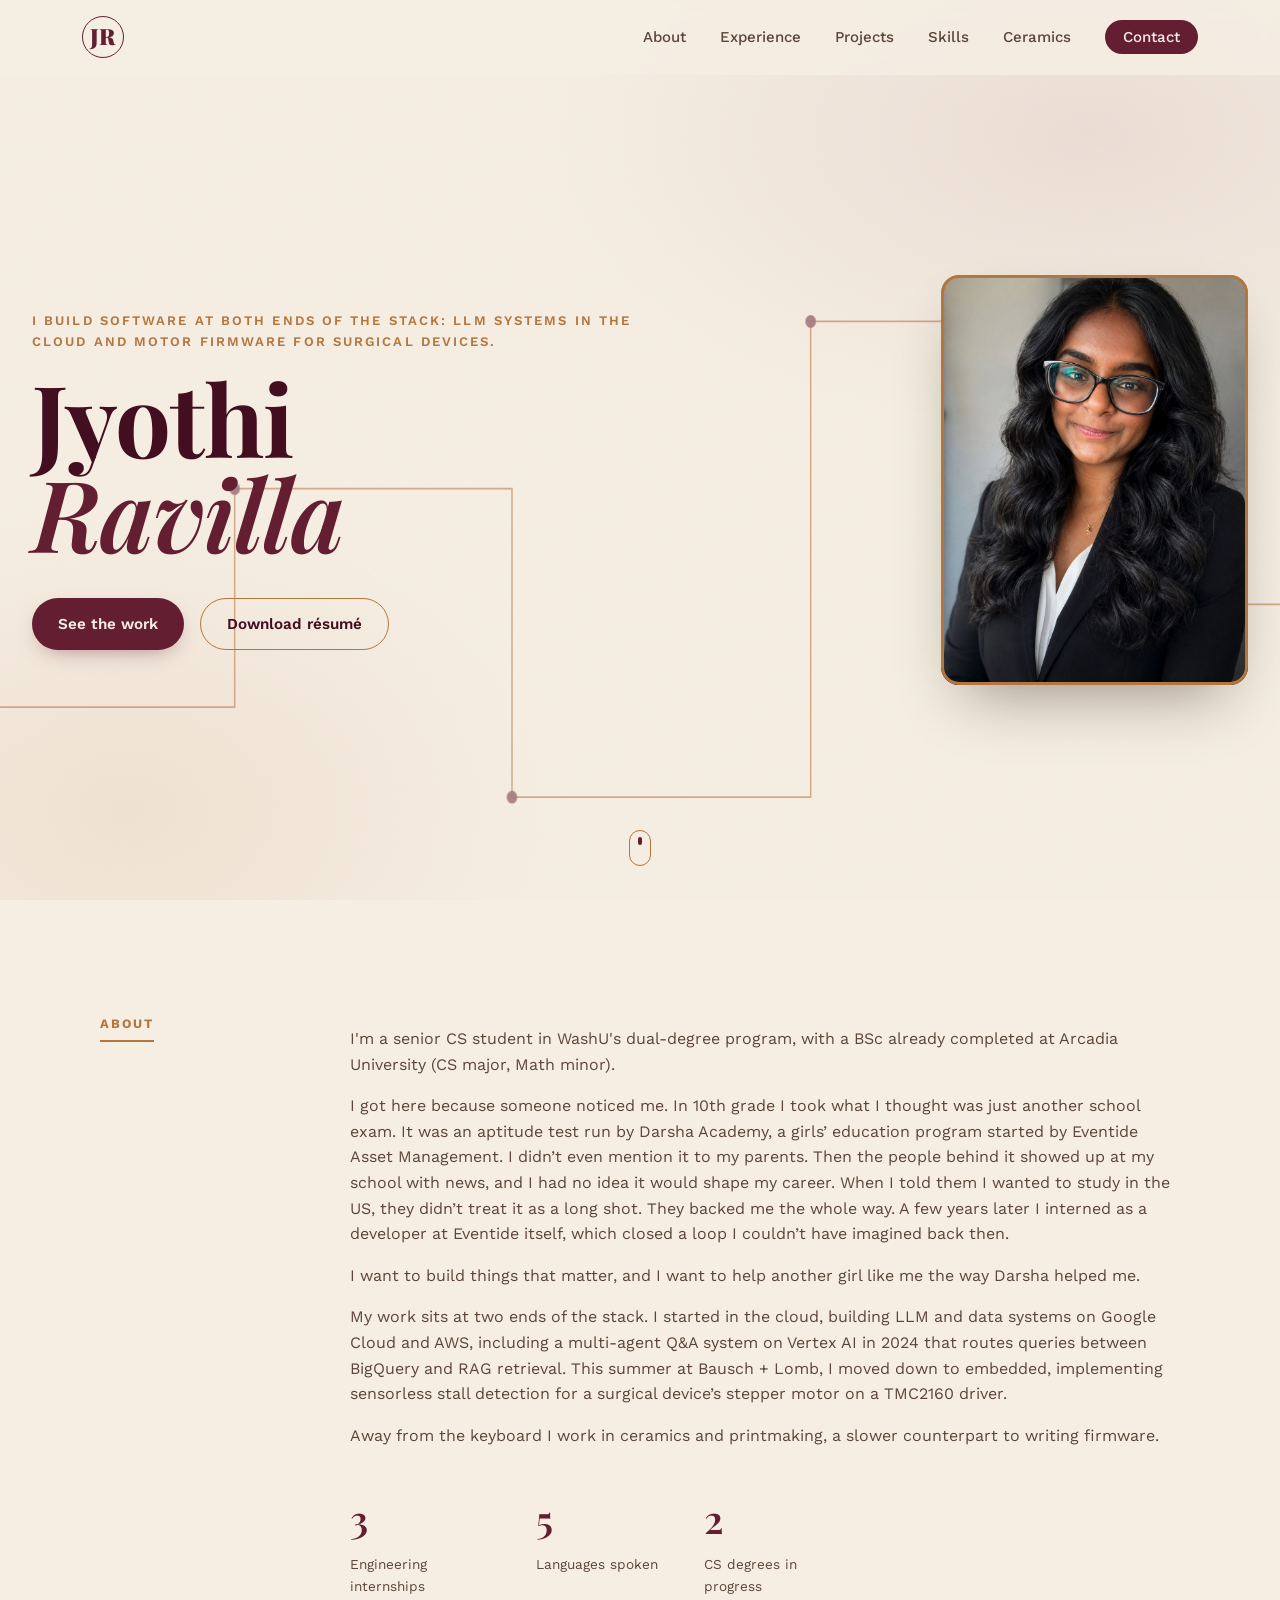
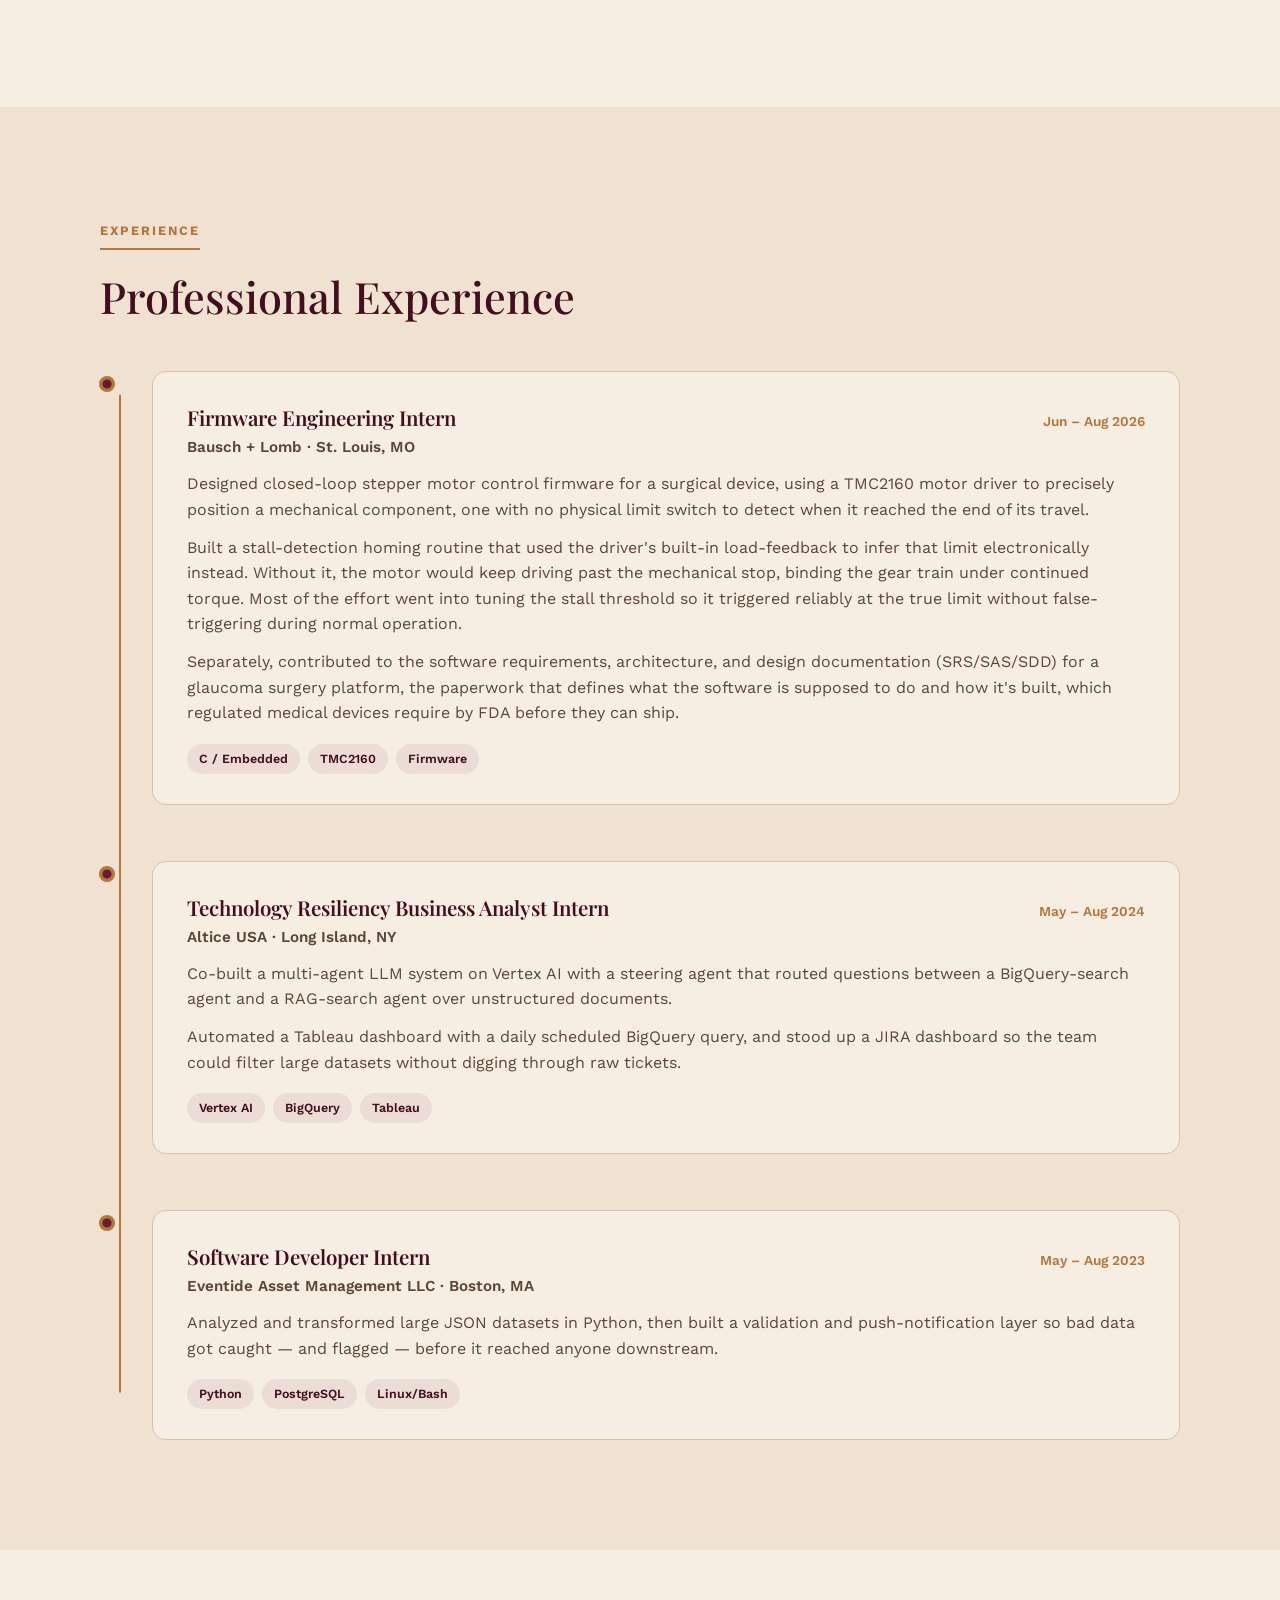
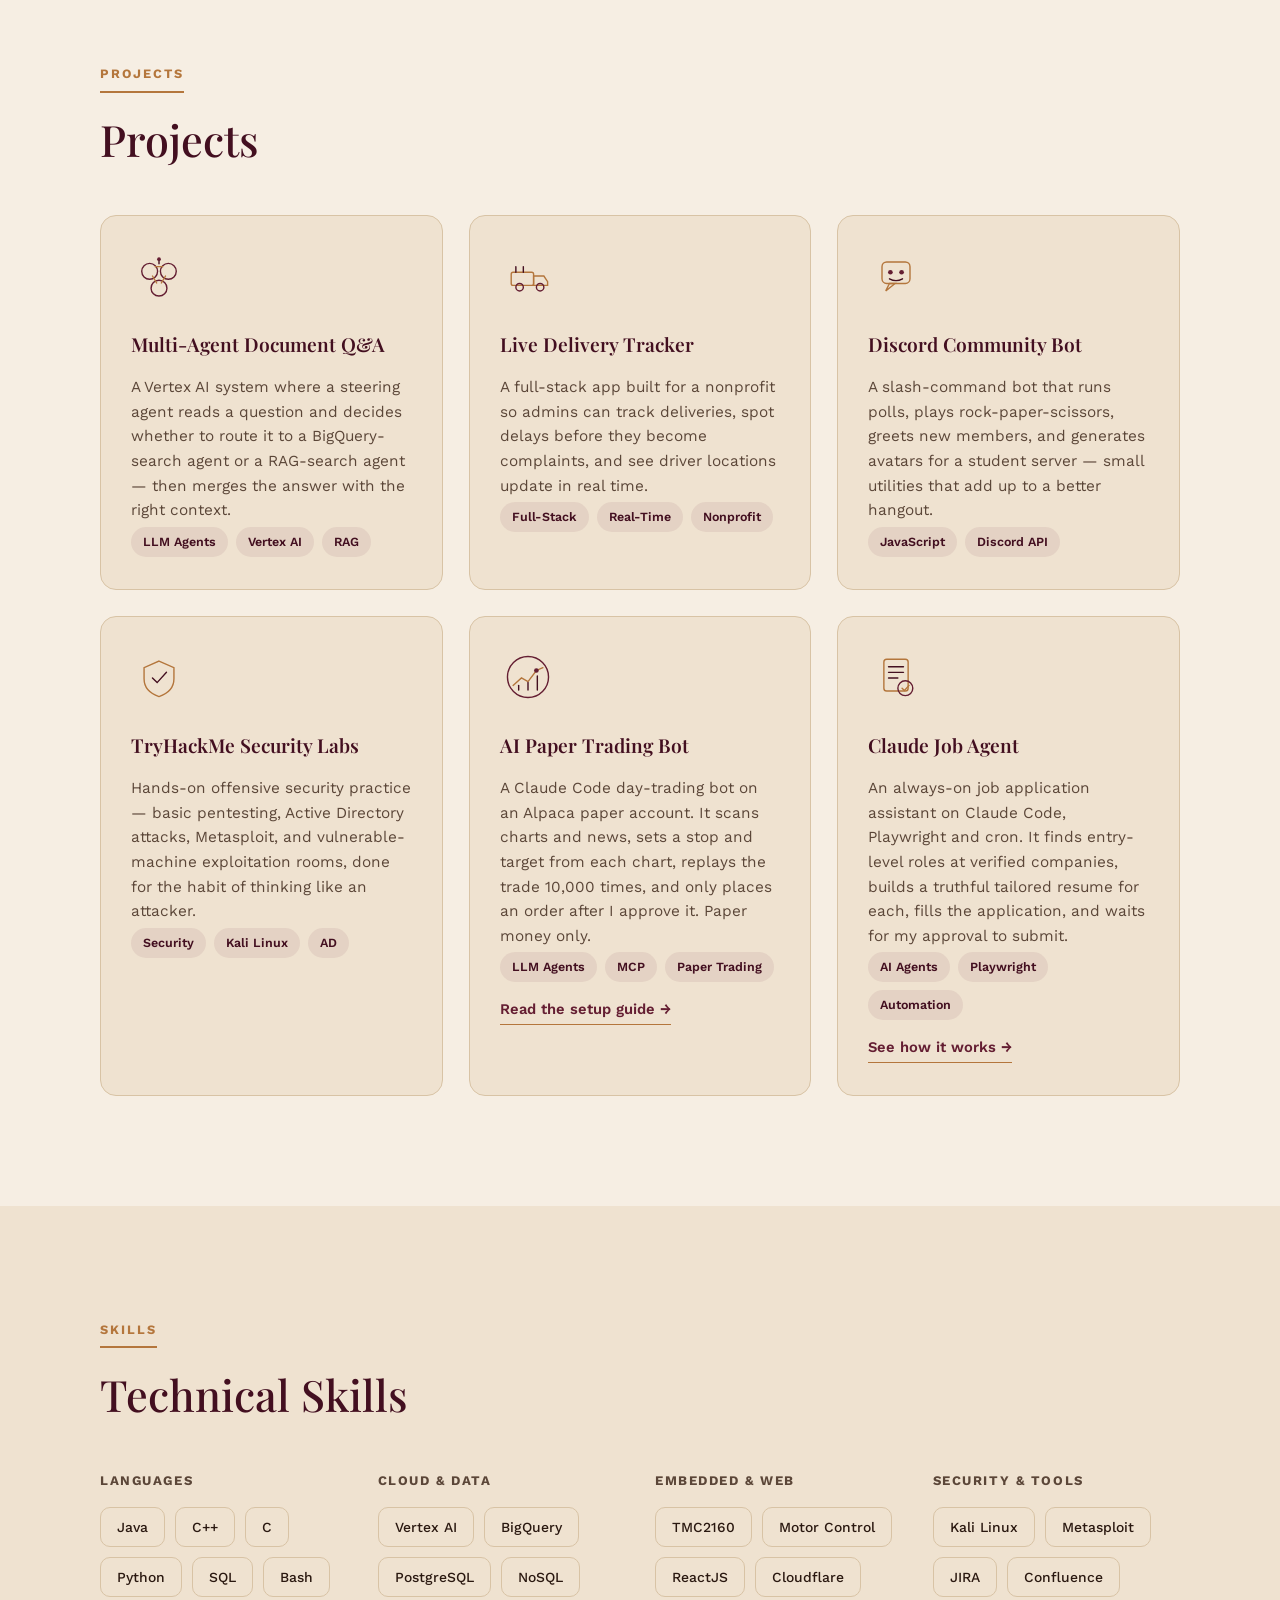
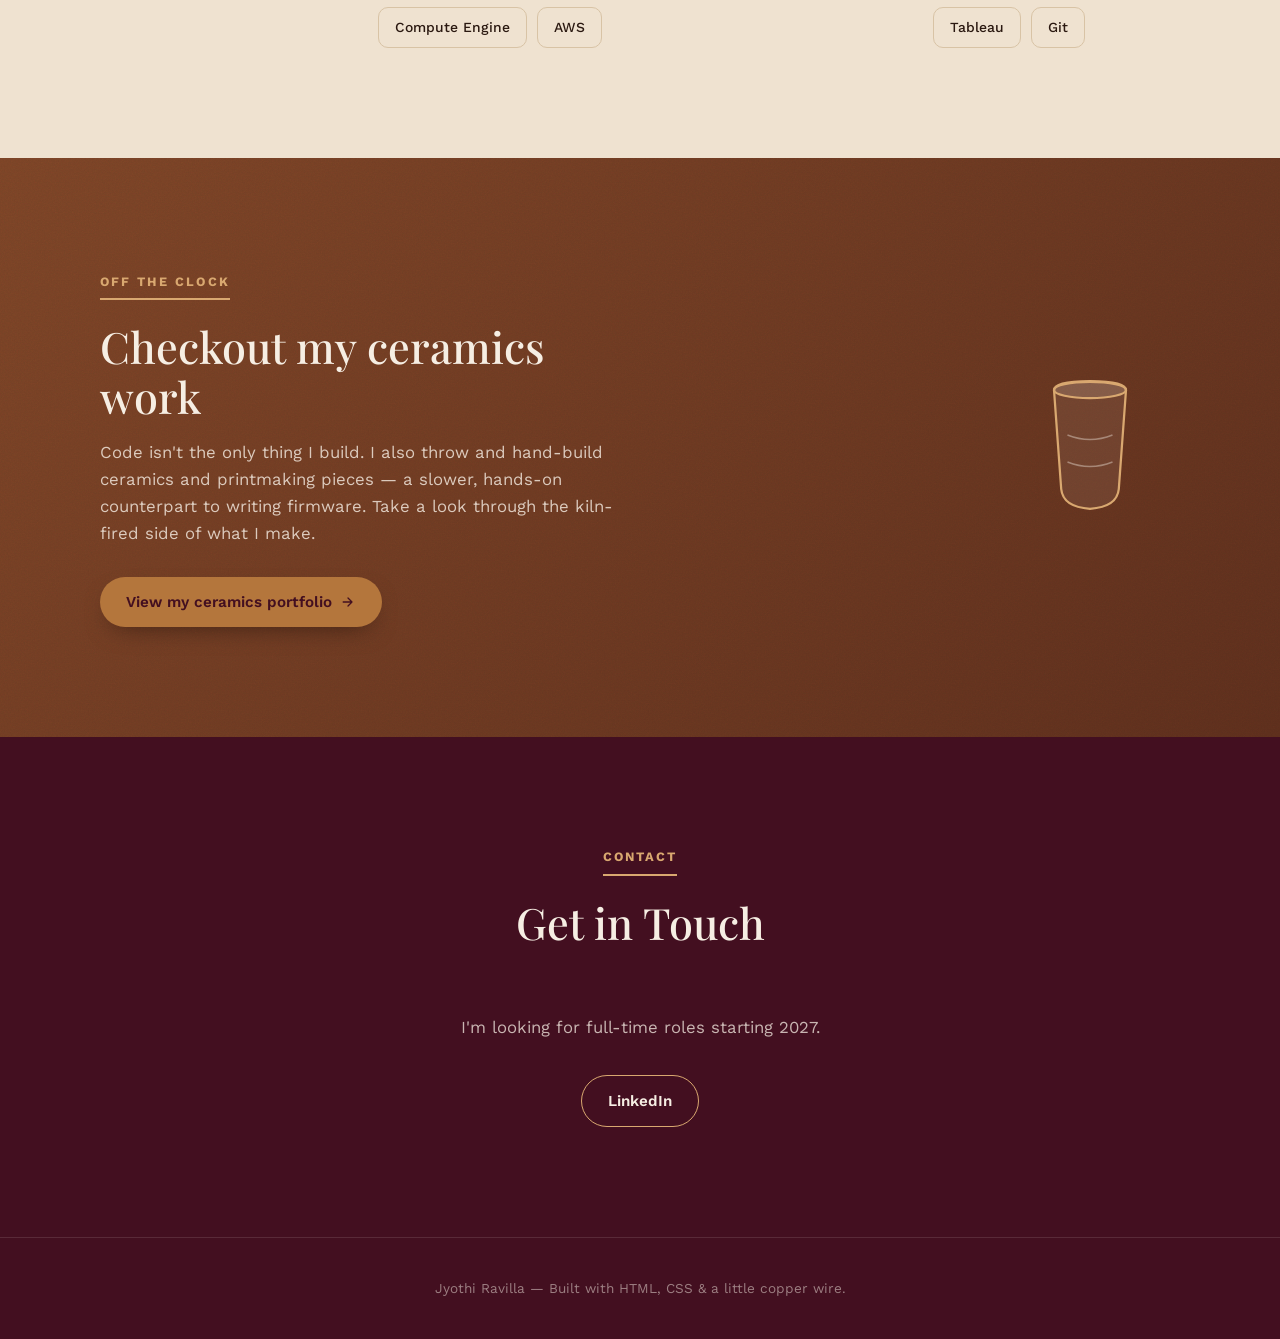
<file: index.html>
<!DOCTYPE html>
<html lang="en">

<head>
    <meta charset="UTF-8">
    <meta name="viewport" content="width=device-width, initial-scale=1.0">
    <title>Jyothi Ravilla — Portfolio</title>
    <link rel="preconnect" href="https://fonts.googleapis.com">
    <link rel="preconnect" href="https://fonts.gstatic.com" crossorigin>
    <link
        href="https://fonts.googleapis.com/css2?family=Playfair+Display:ital,wght@0,400;0,600;0,700;0,900;1,500;1,600&family=Work+Sans:wght@400;500;600;700&display=swap"
        rel="stylesheet">
    <link rel="stylesheet" href="style.css">
</head>

<body>

    <div class="grain"></div>

    <!-- NAV -->
    <nav id="nav">
        <div class="nav-inner">
            <a href="#top" class="nav-mark">JR</a>
            <ul class="nav-links">
                <li><a href="#about">About</a></li>
                <li><a href="#experience">Experience</a></li>
                <li><a href="#projects">Projects</a></li>
                <li><a href="#skills">Skills</a></li>
                <li><a href="#ceramics">Ceramics</a></li>
                <li><a href="#contact" class="nav-cta">Contact</a></li>
            </ul>
            <button class="nav-toggle" id="navToggle" aria-label="Toggle menu">
                <span></span><span></span><span></span>
            </button>
        </div>
    </nav>

    <!-- HERO -->
    <header id="top" class="hero">
        <svg class="hero-trace" viewBox="0 0 1200 700" preserveAspectRatio="none" aria-hidden="true">
            <path id="heroPath"
                d="M -50 550 L 220 550 L 220 380 L 480 380 L 480 620 L 760 620 L 760 250 L 1020 250 L 1020 470 L 1300 470" />
            <circle class="node" cx="220" cy="380" r="5"></circle>
            <circle class="node" cx="480" cy="620" r="5"></circle>
            <circle class="node" cx="760" cy="250" r="5"></circle>
            <circle class="node" cx="1020" cy="470" r="5"></circle>
        </svg>

        <div class="hero-content">
            <p class="eyebrow reveal">I build software at both ends of the stack: LLM systems in the cloud and motor firmware for surgical devices.</p>
            <h1 class="hero-name reveal">Jyothi<br><em>Ravilla</em></h1>
            <div class="hero-actions reveal">
                <a href="#projects" class="btn btn-primary">See the work</a>
                <a href="assets/Jyothi_Ravilla_Resume.pdf" class="btn btn-ghost"
                    download="Jyothi_Ravilla_Resume.pdf">Download résumé</a>
            </div>
        </div>

        <div class="hero-portrait reveal">
            <div class="portrait-frame">
                <img src="assets/jyothi-headshot.jpg" alt="Portrait of Jyothi Ravilla">
            </div>
        </div>

        <div class="scroll-cue" aria-hidden="true"><span></span></div>
    </header>

    <main>

        <!-- ABOUT -->
        <section id="about" class="section">
            <div class="section-inner about-grid">
                <div class="about-label reveal">
                    <span class="tag-eyebrow">About</span>
                </div>
                <div class="about-body reveal">
                    <p>
                        I'm a senior CS student in WashU's dual-degree program, with a BSc already completed at Arcadia
                        University (CS major, Math minor).
                    </p>
                    <p>
                        I got here because someone noticed me. In 10th grade I took what I thought was just another
                        school exam. It was an aptitude test run by Darsha Academy, a girls&rsquo; education program
                        started by Eventide Asset Management. I didn&rsquo;t even mention it to my parents. Then the
                        people behind it showed up at my school with news, and I had no idea it would shape my career.
                        When I told them I wanted to study in the US, they didn&rsquo;t treat it as a long shot. They
                        backed me the whole way. A few years later I interned as a developer at Eventide itself, which
                        closed a loop I couldn&rsquo;t have imagined back then.
                    </p>
                    <p>
                        I want to build things that matter, and I want to help another girl like me the way Darsha
                        helped me.
                    </p>
                    <p>
                        My work sits at two ends of the stack. I started in the cloud, building LLM and data systems on
                        Google Cloud and AWS, including a multi-agent Q&amp;A system on Vertex AI in 2024 that routes
                        queries between BigQuery and RAG retrieval. This summer at Bausch + Lomb, I moved down to
                        embedded, implementing sensorless stall detection for a surgical device&rsquo;s stepper motor
                        on a TMC2160 driver.
                    </p>
                    <p>
                        Away from the keyboard I work in ceramics and printmaking, a slower counterpart to writing
                        firmware.
                    </p>

                    <div class="about-stats">
                        <div class="stat">
                            <span class="stat-num">3</span>
                            <span class="stat-label">Engineering internships</span>
                        </div>
                        <div class="stat">
                            <span class="stat-num">5</span>
                            <span class="stat-label">Languages spoken</span>
                        </div>
                        <div class="stat">
                            <span class="stat-num">2</span>
                            <span class="stat-label">CS degrees in progress</span>
                        </div>
                    </div>
                </div>
            </div>
        </section>

        <!-- EXPERIENCE -->
        <section id="experience" class="section section-alt">
            <div class="section-inner">
                <span class="tag-eyebrow reveal">Experience</span>
                <h2 class="section-title reveal">Professional Experience</h2>

                <div class="timeline">
                    <svg class="timeline-trace" id="timelineTrace" viewBox="0 0 40 900" preserveAspectRatio="none"
                        aria-hidden="true">
                        <path id="timelinePath" d="M 20 20 L 20 300 L 20 300 L 20 580 L 20 580 L 20 860" />
                    </svg>

                    <article class="tl-item reveal">
                        <div class="tl-node"></div>
                        <div class="tl-card">
                            <div class="tl-head">
                                <h3>Firmware Engineering Intern</h3>
                                <span class="tl-date">Jun – Aug 2026</span>
                            </div>
                            <p class="tl-org">Bausch + Lomb · St. Louis, MO</p>
                            <p>
                                Designed closed-loop stepper motor control firmware for a surgical device, using a
                                TMC2160 motor driver to precisely position a mechanical component, one with no
                                physical limit switch to detect when it reached the end of its travel.
                            </p>
                            <p>
                                Built a stall-detection homing routine that used the driver's built-in load-feedback
                                to infer that limit electronically instead. Without it, the motor would
                                keep driving past the mechanical stop, binding the gear train under continued torque.
                                Most of the effort went into tuning the stall threshold so it triggered reliably at the
                                true limit without false-triggering during normal operation.
                            </p>
                            <p>
                                Separately, contributed to the software requirements, architecture, and design
                                documentation (SRS/SAS/SDD) for a glaucoma surgery platform, the paperwork that defines
                                what the software is supposed to do and how it's built, which regulated medical devices
                                require by FDA before they can ship.
                            </p>
                            <div class="tl-tags">
                                <span>C / Embedded</span><span>TMC2160</span><span>Firmware</span>
                            </div>
                        </div>
                    </article>

                    <article class="tl-item reveal">
                        <div class="tl-node"></div>
                        <div class="tl-card">
                            <div class="tl-head">
                                <h3>Technology Resiliency Business Analyst Intern</h3>
                                <span class="tl-date">May – Aug 2024</span>
                            </div>
                            <p class="tl-org">Altice USA · Long Island, NY</p>
                            <p>
                                Co-built a multi-agent LLM system on Vertex AI with a steering
                                agent that routed questions between a BigQuery-search agent and
                                a RAG-search agent over unstructured documents.
                            </p>
                            <p>
                                Automated a Tableau dashboard with a daily scheduled BigQuery
                                query, and stood up a JIRA dashboard so the team could filter
                                large datasets without digging through raw tickets.
                            </p>
                            <div class="tl-tags">
                                <span>Vertex AI</span><span>BigQuery</span><span>Tableau</span>
                            </div>
                        </div>
                    </article>

                    <article class="tl-item reveal">
                        <div class="tl-node"></div>
                        <div class="tl-card">
                            <div class="tl-head">
                                <h3>Software Developer Intern</h3>
                                <span class="tl-date">May – Aug 2023</span>
                            </div>
                            <p class="tl-org">Eventide Asset Management LLC · Boston, MA</p>
                            <p>
                                Analyzed and transformed large JSON datasets in Python, then
                                built a validation and push-notification layer so bad data got
                                caught — and flagged — before it reached anyone downstream.
                            </p>
                            <div class="tl-tags">
                                <span>Python</span><span>PostgreSQL</span><span>Linux/Bash</span>
                            </div>
                        </div>
                    </article>
                </div>
            </div>
        </section>

        <!-- PROJECTS -->
        <section id="projects" class="section">
            <div class="section-inner">
                <span class="tag-eyebrow reveal">Projects</span>
                <h2 class="section-title reveal">Projects</h2>

                <div class="project-grid">

                    <article class="project-card reveal">
                        <div class="project-visual">
                            <svg viewBox="0 0 120 120" class="proj-icon" aria-hidden="true">
                                <circle cx="40" cy="50" r="17" class="icon-ring" />
                                <circle cx="80" cy="50" r="17" class="icon-ring" />
                                <circle cx="60" cy="86" r="17" class="icon-ring" />
                                <line x1="52" y1="40" x2="68" y2="40" class="icon-stroke" />
                                <line x1="46" y1="60" x2="55" y2="75" class="icon-stroke" />
                                <line x1="74" y1="60" x2="65" y2="75" class="icon-stroke" />
                                <circle cx="60" cy="24" r="4" class="icon-hub" />
                                <line x1="60" y1="28" x2="60" y2="34" class="icon-needle" />
                            </svg>
                        </div>
                        <div class="project-body">
                            <h3>Multi-Agent Document Q&amp;A</h3>
                            <p class="project-blurb">
                                A Vertex AI system where a steering agent reads a question and
                                decides whether to route it to a BigQuery-search agent or a
                                RAG-search agent — then merges the answer with the right context.
                            </p>
                            <div class="project-reveal">
                                <p><strong>Stack:</strong> Vertex AI, BigQuery, RAG pipelines</p>
                                <p>
                                    <strong>Challenge:</strong> keeping routing accurate across
                                    unstructured Word documents with inconsistent formatting.
                                </p>
                            </div>
                            <div class="tl-tags"><span>LLM Agents</span><span>Vertex AI</span><span>RAG</span></div>
                        </div>
                    </article>

                    <article class="project-card reveal">
                        <div class="project-visual">
                            <svg viewBox="0 0 120 120" class="proj-icon" aria-hidden="true">
                                <rect x="24" y="52" width="48" height="28" rx="4" class="icon-stroke" />
                                <path d="M72 60 H94 L102 72 V80 H72 Z" class="icon-stroke" />
                                <circle cx="42" cy="84" r="8" class="icon-ring" />
                                <circle cx="86" cy="84" r="8" class="icon-ring" />
                                <line x1="34" y1="52" x2="34" y2="40" class="icon-needle" />
                                <line x1="50" y1="52" x2="50" y2="40" class="icon-needle" />
                            </svg>
                        </div>
                        <div class="project-body">
                            <h3>Live Delivery Tracker</h3>
                            <p class="project-blurb">
                                A full-stack app built for a nonprofit so admins can track
                                deliveries, spot delays before they become complaints, and see
                                driver locations update in real time.
                            </p>
                            <div class="project-reveal">
                                <p>
                                    <strong>Focus:</strong> real-time location updates, delay
                                    detection, accountability reporting.
                                </p>
                            </div>
                            <div class="tl-tags"><span>Full-Stack</span><span>Real-Time</span><span>Nonprofit</span>
                            </div>
                        </div>
                    </article>

                    <article class="project-card reveal">
                        <div class="project-visual">
                            <svg viewBox="0 0 120 120" class="proj-icon" aria-hidden="true">
                                <rect x="30" y="30" width="60" height="46" rx="10" class="icon-stroke" />
                                <path d="M46 76 L38 92 L58 76 Z" class="icon-stroke" />
                                <circle cx="48" cy="52" r="5" class="icon-hub" />
                                <circle cx="72" cy="52" r="5" class="icon-hub" />
                                <path d="M46 66 Q60 74 74 66" class="icon-needle" />
                            </svg>
                        </div>
                        <div class="project-body">
                            <h3>Discord Community Bot</h3>
                            <p class="project-blurb">
                                A slash-command bot that runs polls, plays rock-paper-scissors,
                                greets new members, and generates avatars for a student server —
                                small utilities that add up to a better hangout.
                            </p>
                            <div class="project-reveal">
                                <p>
                                    <strong>Stack:</strong> Discord.js, slash commands, image
                                    generation
                                </p>
                            </div>
                            <div class="tl-tags"><span>JavaScript</span><span>Discord API</span></div>
                        </div>
                    </article>

                    <article class="project-card reveal">
                        <div class="project-visual">
                            <svg viewBox="0 0 120 120" class="proj-icon" aria-hidden="true">
                                <path d="M60 26 L92 40 V64 C92 84 78 96 60 102 C42 96 28 84 28 64 V40 Z"
                                    class="icon-stroke" />
                                <path d="M46 62 L56 72 L76 50" class="icon-needle" />
                            </svg>
                        </div>
                        <div class="project-body">
                            <h3>TryHackMe Security Labs</h3>
                            <p class="project-blurb">
                                Hands-on offensive security practice — basic pentesting, Active
                                Directory attacks, Metasploit, and vulnerable-machine exploitation
                                rooms, done for the habit of thinking like an attacker.
                            </p>
                            <div class="project-reveal">
                                <p>
                                    <strong>Covers:</strong> Active Directory, Metasploit,
                                    network sniffing/spoofing, phishing simulation.
                                </p>
                            </div>
                            <div class="tl-tags"><span>Security</span><span>Kali Linux</span><span>AD</span></div>
                        </div>
                    </article>

                    <article class="project-card project-card-link reveal">
                        <div class="project-visual">
                            <svg viewBox="0 0 120 120" class="proj-icon" aria-hidden="true">
                                <circle cx="60" cy="60" r="44" class="icon-ring" />
                                <path d="M28 78 L46 62 L60 70 L78 46 L92 40" class="icon-stroke" />
                                <circle cx="78" cy="46" r="5" class="icon-hub" />
                                <line x1="40" y1="88" x2="40" y2="78" class="icon-needle" />
                                <line x1="60" y1="88" x2="60" y2="72" class="icon-needle" />
                                <line x1="80" y1="88" x2="80" y2="58" class="icon-needle" />
                            </svg>
                        </div>
                        <div class="project-body">
                            <h3><a href="trading-bot/index.html" class="card-link">AI Paper Trading Bot</a></h3>
                            <p class="project-blurb">
                                A Claude Code day-trading bot on an Alpaca paper account. It scans charts
                                and news, sets a stop and target from each chart, replays the trade 10,000
                                times, and only places an order after I approve it. Paper money only.
                            </p>
                            <div class="project-reveal">
                                <p><strong>Stack:</strong> Claude Code, Alpaca MCP server, Python day-trader skills</p>
                                <p>
                                    <strong>Guardrails:</strong> paper account check, kill switch,
                                    3 orders a day, every order needs my approval.
                                </p>
                            </div>
                            <div class="tl-tags"><span>LLM Agents</span><span>MCP</span><span>Paper Trading</span></div>
                            <span class="card-cta" aria-hidden="true">Read the setup guide &rarr;</span>
                        </div>
                    </article>

                    <article class="project-card project-card-link reveal">
                        <div class="project-visual">
                            <svg viewBox="0 0 120 120" class="proj-icon" aria-hidden="true">
                                <rect x="34" y="22" width="52" height="68" rx="6" class="icon-stroke" />
                                <line x1="44" y1="38" x2="76" y2="38" class="icon-needle" />
                                <line x1="44" y1="50" x2="76" y2="50" class="icon-needle" />
                                <line x1="44" y1="62" x2="64" y2="62" class="icon-needle" />
                                <circle cx="80" cy="84" r="16" class="icon-ring" />
                                <path d="M73 84 L78 89 L88 78" class="icon-stroke" />
                            </svg>
                        </div>
                        <div class="project-body">
                            <h3><a href="job-agent/index.html" class="card-link">Claude Job Agent</a></h3>
                            <p class="project-blurb">
                                An always-on job application assistant on Claude Code, Playwright and cron.
                                It finds entry-level roles at verified companies, builds a truthful tailored
                                resume for each, fills the application, and waits for my approval to submit.
                            </p>
                            <div class="project-reveal">
                                <p><strong>Stack:</strong> Claude Code, Playwright, cron, Python, Linux VM</p>
                                <p>
                                    <strong>Guardrails:</strong> a script verifies every resume line against a locked
                                    master, review mode by default, read-only mailbox helper.
                                </p>
                            </div>
                            <div class="tl-tags"><span>AI Agents</span><span>Playwright</span><span>Automation</span></div>
                            <span class="card-cta" aria-hidden="true">See how it works &rarr;</span>
                        </div>
                    </article>

                </div>
            </div>
        </section>

        <!-- SKILLS -->
        <section id="skills" class="section section-alt">
            <div class="section-inner">
                <span class="tag-eyebrow reveal">Skills</span>
                <h2 class="section-title reveal">Technical Skills</h2>

                <div class="skills-grid">
                    <div class="skill-group reveal">
                        <h4>Languages</h4>
                        <div class="chip-row">
                            <span class="chip">Java</span><span class="chip">C++</span><span class="chip">C</span>
                            <span class="chip">Python</span><span class="chip">SQL</span><span class="chip">Bash</span>
                        </div>
                    </div>
                    <div class="skill-group reveal">
                        <h4>Cloud &amp; Data</h4>
                        <div class="chip-row">
                            <span class="chip">Vertex AI</span><span class="chip">BigQuery</span>
                            <span class="chip">PostgreSQL</span><span class="chip">NoSQL</span>
                            <span class="chip">Compute Engine</span><span class="chip">AWS</span>
                        </div>
                    </div>
                    <div class="skill-group reveal">
                        <h4>Embedded &amp; Web</h4>
                        <div class="chip-row">
                            <span class="chip">TMC2160</span><span class="chip">Motor Control</span>
                            <span class="chip">ReactJS</span><span class="chip">Cloudflare</span>
                        </div>
                    </div>
                    <div class="skill-group reveal">
                        <h4>Security &amp; Tools</h4>
                        <div class="chip-row">
                            <span class="chip">Kali Linux</span><span class="chip">Metasploit</span>
                            <span class="chip">JIRA</span><span class="chip">Confluence</span>
                            <span class="chip">Tableau</span><span class="chip">Git</span>
                        </div>
                    </div>
                </div>
            </div>
        </section>

        <!-- CERAMICS -->
        <section id="ceramics" class="section ceramics-section">
            <div class="ceramics-texture" aria-hidden="true"></div>
            <div class="section-inner ceramics-inner">
                <div class="ceramics-copy reveal">
                    <span class="tag-eyebrow">Off the clock</span>
                    <h2 class="section-title">Checkout my ceramics work</h2>
                    <p>
                        Code isn't the only thing I build. I also throw and hand-build
                        ceramics and printmaking pieces — a slower, hands-on counterpart
                        to writing firmware. Take a look through the kiln-fired side of
                        what I make.
                    </p>
                    <a href="ceramics/index.html" class="btn btn-primary ceramics-btn" target="_blank" rel="noopener">
                        View my ceramics portfolio
                        <svg viewBox="0 0 20 20" class="btn-arrow" aria-hidden="true">
                            <path d="M4 10h11M10 5l5 5-5 5" stroke="currentColor" stroke-width="1.6" fill="none"
                                stroke-linecap="round" stroke-linejoin="round" />
                        </svg>
                    </a>
                </div>
                <div class="ceramics-visual reveal" aria-hidden="true">
                    <svg viewBox="0 0 200 200" class="ceramics-icon">
                        <path d="M60 40 Q60 30 100 30 Q140 30 140 40 L132 150 Q130 170 100 172 Q70 170 68 150 Z"
                            class="pot-body" />
                        <ellipse cx="100" cy="40" rx="40" ry="9" class="pot-rim" />
                        <path d="M75 90 Q100 100 125 90" class="pot-band" />
                        <path d="M75 120 Q100 130 125 120" class="pot-band" />
                    </svg>
                </div>
            </div>
        </section>

        <!-- CONTACT -->
        <section id="contact" class="section contact-section">
            <div class="section-inner contact-inner">
                <span class="tag-eyebrow reveal">Contact</span>
                <h2 class="section-title reveal">Get in Touch</h2>
                <p class="contact-lede reveal">
                    I'm looking for full-time roles
                    starting 2027.
                </p>
                <div class="contact-row reveal">
                    <a href="https://www.linkedin.com/in/jyothi-ravilla-0945ab25a/" class="btn btn-ghost"
                        target="_blank" rel="noopener">LinkedIn</a>
                </div>
            </div>
        </section>

    </main>

    <footer class="site-footer">
        <p>Jyothi Ravilla — Built with HTML, CSS &amp; a little copper wire.</p>
    </footer>

    <script src="script.js"></script>
</body>

</html>
</file>
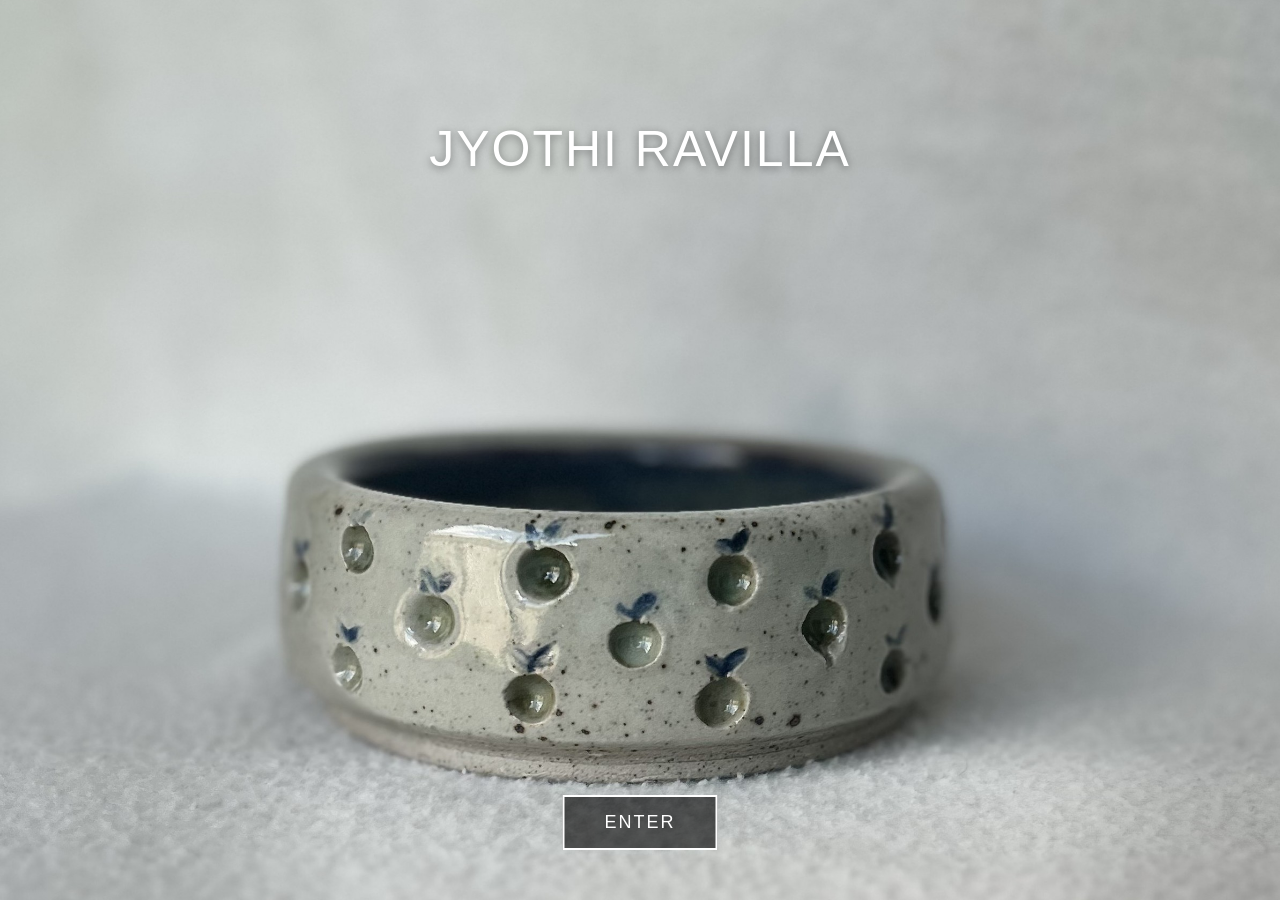
<file: ceramics/index.html>
<!DOCTYPE html>
<html lang="en">
<head>
    <meta charset="UTF-8" />
    <meta name="viewport" content="width=device-width, initial-scale=1.0" />
    <title>Jyothi Ceramics</title>
    <link rel="stylesheet" href="style.css?v=20260124" />
</head>
<body>
    <div class="slideshow-container">
        <div class="hero-name">Jyothi Ravilla</div>
        <div class="slideshow-wrapper">
            <img class="slide" src="images/bowls/applebowl.jpg" alt="applebowl">
                <img class="slide" src="images/bowls/applebowlgreenmug.jpg" alt="applebowlgreenmug">
                <img class="slide" src="images/bowls/applebowlinside.jpg" alt="applebowlinside">
                <img class="slide" src="images/bowls/bubblebowl.jpg" alt="bubblebowl">
                <img class="slide" src="images/bowls/bubblebowl2.jpg" alt="bubblebowl2">
                <img class="slide" src="images/bowls/crackbowl.jpg" alt="crackbowl">
                <img class="slide" src="images/bowls/crackbowlback.jpg" alt="crackbowlback">
                <img class="slide" src="images/bowls/crackbowlinside.jpg" alt="crackbowlinside">
                <img class="slide" src="images/bowls/leafbowl.jpg" alt="leafbowl">
                <img class="slide" src="images/bowls/leafbowlinside.jpg" alt="leafbowlinside">
                <img class="slide" src="images/bowls/lemonbowl.jpg" alt="lemonbowl">
                <img class="slide" src="images/bowls/lemonbowlinside.jpg" alt="lemonbowlinside">
                <img class="slide" src="images/bowls/plainplate1.jpg" alt="plainplate1">
                <img class="slide" src="images/bowls/plate2.jpg" alt="plate2">
                <img class="slide" src="images/mugs/bubblemug.jpg" alt="bubblemug">
                <img class="slide" src="images/mugs/darsha.jpg" alt="darsha">
                <img class="slide" src="images/mugs/fullgreenmug.jpg" alt="fullgreenmug">
                <img class="slide" src="images/mugs/halfgreen2.jpg" alt="halfgreen2">
                <img class="slide" src="images/mugs/halfgreeninside.jpg" alt="halfgreeninside">
                <img class="slide" src="images/mugs/heartmug.jpg" alt="heartmug">
                <img class="slide" src="images/mugs/leafmug.jpg" alt="leafmug">
                <img class="slide" src="images/mugs/leafmug2.jpg" alt="leafmug2">
                <img class="slide" src="images/mugs/leafmuginside.jpg" alt="leafmuginside">
                <img class="slide" src="images/mugs/lightbubblemug.jpg" alt="lightbubblemug">
                <img class="slide" src="images/mugs/lightbubblemuginside.jpg" alt="lightbubblemuginside">
                <img class="slide" src="images/mugs/spiralinside.jpg" alt="spiralinside">
                <img class="slide" src="images/mugs/spiralmug1.jpg" alt="spiralmug1">
                <img class="slide" src="images/mugs/spiralmug3.jpg" alt="spiralmug3">
                <img class="slide" src="images/vases/bikevaseCopy.JPG" alt="bikevaseCopy">
                <img class="slide" src="images/vases/bikevaseflowers.jpg" alt="bikevaseflowers">
                <img class="slide" src="images/vases/masonvase.jpg" alt="masonvase">
                <img class="slide" src="images/vases/myfavvase.jpg" alt="myfavvase">
                <img class="slide" src="images/vases/myfavvase2.jpg" alt="myfavvase2">
                <img class="slide" src="images/vases/rapunzel1.jpg" alt="rapunzel1">
                <img class="slide" src="images/vases/rapunzelinside.jpg" alt="rapunzelinside">
                <img class="slide" src="images/vases/rapunzellantern.jpg" alt="rapunzellantern">
        </div>
        <a href="main.html" class="enter-btn">ENTER</a>
    </div>

    <script>
        let currentSlide = 0;
        const slides = document.querySelectorAll('.slide');
        const totalSlides = slides.length;

        function showSlide(index) {
            slides.forEach(slide => slide.classList.remove('active'));
            slides[index].classList.add('active');
        }

        function nextSlide() {
            currentSlide = (currentSlide + 1) % totalSlides;
            showSlide(currentSlide);
        }

        // Initialize
        showSlide(0);
        setInterval(nextSlide, 2000); // Change slide every 4 seconds
    </script>
</body>
</html>
</file>
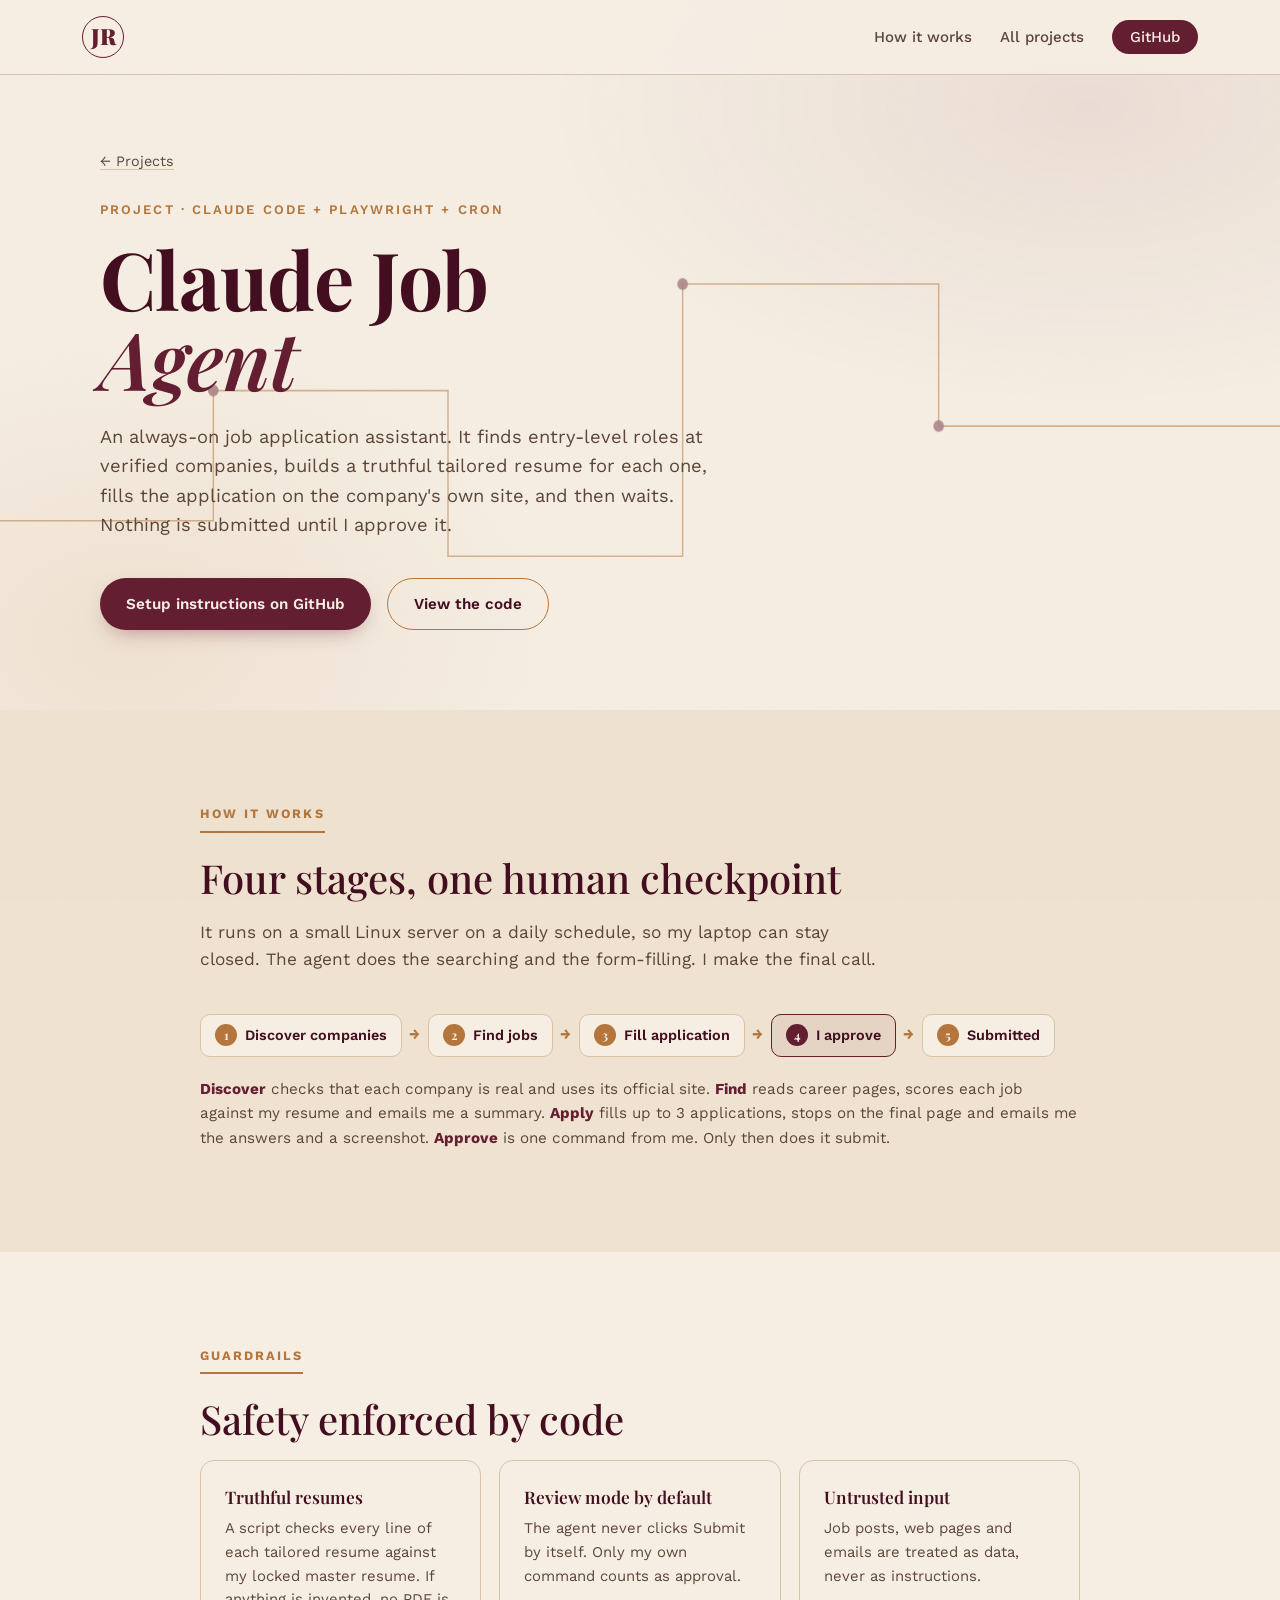
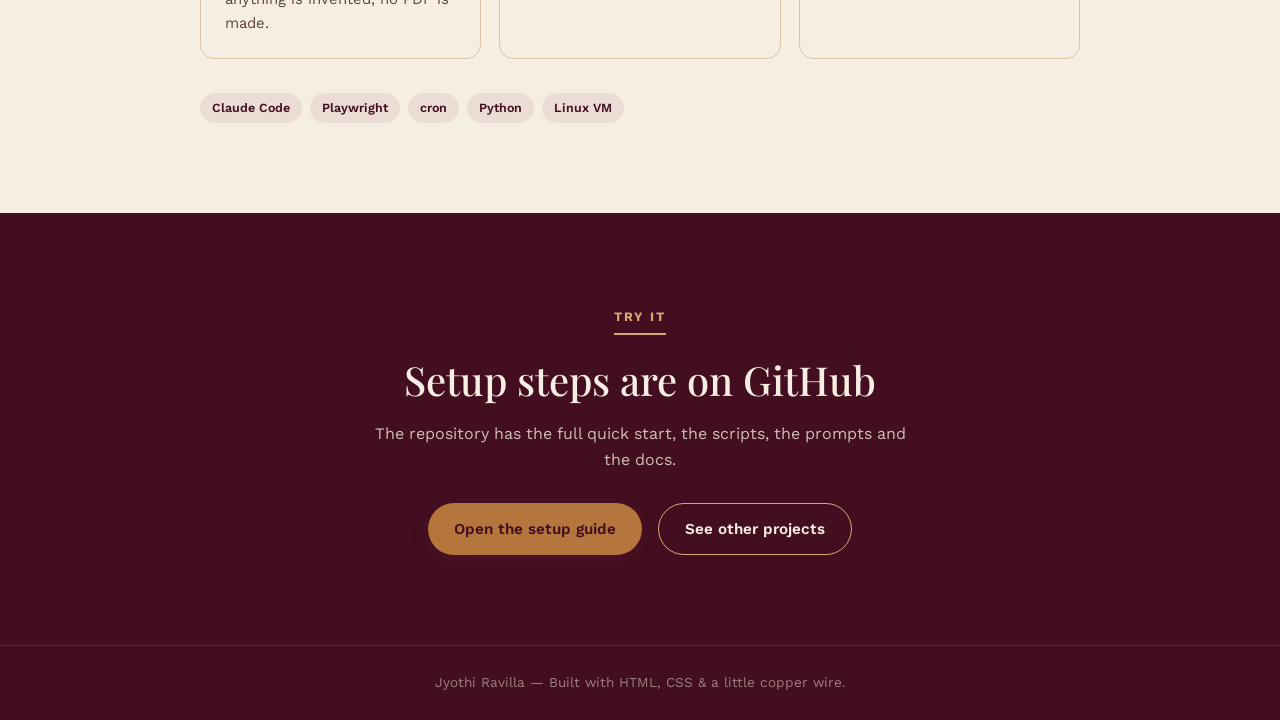
<file: job-agent/index.html>
<!DOCTYPE html>
<html lang="en">
<head>
    <meta charset="UTF-8">
    <meta name="viewport" content="width=device-width, initial-scale=1.0">
    <title>Claude Job Agent — Jyothi Ravilla</title>
    <meta name="description" content="A rules-driven job application assistant on Claude Code, Playwright and cron. It builds truthful tailored resumes, fills applications and waits for approval before submitting.">
    <link rel="preconnect" href="https://fonts.googleapis.com">
    <link rel="preconnect" href="https://fonts.gstatic.com" crossorigin>
    <link href="https://fonts.googleapis.com/css2?family=Playfair+Display:ital,wght@0,400;0,600;0,700;0,900;1,500;1,600&family=Work+Sans:wght@400;500;600;700&display=swap" rel="stylesheet">
    <link rel="stylesheet" href="../guide.css">
</head>
<body>
<div class="grain"></div>

<nav id="nav">
    <div class="nav-inner">
        <a href="../index.html" class="nav-mark" aria-label="Home">JR</a>
        <ul class="nav-links">
            <li class="hide-sm"><a href="#how">How it works</a></li>
            <li><a href="../index.html#projects">All projects</a></li>
            <li><a href="https://github.com/jyothiravilla/JobFinder_JobApplication" class="nav-cta" target="_blank" rel="noopener">GitHub</a></li>
        </ul>
    </div>
</nav>

<header class="hero" id="top">
    <svg class="hero-trace" viewBox="0 0 1200 600" preserveAspectRatio="none" aria-hidden="true">
        <path d="M -50 440 L 200 440 L 200 330 L 420 330 L 420 470 L 640 470 L 640 240 L 880 240 L 880 360 L 1300 360"/>
        <circle class="node" cx="200" cy="330" r="5"></circle>
        <circle class="node" cx="640" cy="240" r="5"></circle>
        <circle class="node" cx="880" cy="360" r="5"></circle>
    </svg>
    <div class="hero-inner">
        <p class="crumb"><a href="../index.html#projects">← Projects</a></p>
        <p class="eyebrow">Project · Claude Code + Playwright + cron</p>
        <h1>Claude Job<br><em>Agent</em></h1>
        <p class="hero-tagline">
            An always-on job application assistant. It finds entry-level roles at verified companies,
            builds a truthful tailored resume for each one, fills the application on the company's own
            site, and then waits. Nothing is submitted until I approve it.
        </p>
        <div class="hero-actions">
            <a href="https://github.com/jyothiravilla/JobFinder_JobApplication#quick-start" class="btn btn-primary" target="_blank" rel="noopener">Setup instructions on GitHub</a>
            <a href="https://github.com/jyothiravilla/JobFinder_JobApplication" class="btn btn-ghost" target="_blank" rel="noopener">View the code</a>
        </div>
    </div>
</header>

<main>
    <section class="section section-alt" id="how">
        <div class="section-inner">
            <span class="tag-eyebrow">How it works</span>
            <h2 class="section-title">Four stages, one human checkpoint</h2>
            <p class="section-lede">
                It runs on a small Linux server on a daily schedule, so my laptop can stay closed.
                The agent does the searching and the form-filling. I make the final call.
            </p>
            <ol class="flow" aria-label="Pipeline">
                <li>Discover companies</li>
                <li>Find jobs</li>
                <li>Fill application</li>
                <li class="gate">I approve</li>
                <li>Submitted</li>
            </ol>
            <p class="flow-note">
                <strong style="color:var(--wine)">Discover</strong> checks that each company is real and uses its official site.
                <strong style="color:var(--wine)">Find</strong> reads career pages, scores each job against my resume and emails me a summary.
                <strong style="color:var(--wine)">Apply</strong> fills up to 3 applications, stops on the final page and emails me the answers and a screenshot.
                <strong style="color:var(--wine)">Approve</strong> is one command from me. Only then does it submit.
            </p>
        </div>
    </section>

    <section class="section" id="guardrails">
        <div class="section-inner">
            <span class="tag-eyebrow">Guardrails</span>
            <h2 class="section-title">Safety enforced by code</h2>
            <div class="need-grid">
                <div class="need">
                    <h3>Truthful resumes</h3>
                    <p>A script checks every line of each tailored resume against my locked master resume. If anything is invented, no PDF is made.</p>
                </div>
                <div class="need">
                    <h3>Review mode by default</h3>
                    <p>The agent never clicks Submit by itself. Only my own command counts as approval.</p>
                </div>
                <div class="need">
                    <h3>Untrusted input</h3>
                    <p>Job posts, web pages and emails are treated as data, never as instructions.</p>
                </div>
            </div>
            <div class="tl-tags" style="margin-top:34px">
                <span>Claude Code</span><span>Playwright</span><span>cron</span><span>Python</span><span>Linux VM</span>
            </div>
        </div>
    </section>

    <section class="section end-section">
        <div class="section-inner">
            <span class="tag-eyebrow">Try it</span>
            <h2 class="section-title">Setup steps are on GitHub</h2>
            <p>The repository has the full quick start, the scripts, the prompts and the docs.</p>
            <div class="end-row">
                <a href="https://github.com/jyothiravilla/JobFinder_JobApplication#quick-start" class="btn btn-primary" target="_blank" rel="noopener">Open the setup guide</a>
                <a href="../index.html#projects" class="btn btn-ghost">See other projects</a>
            </div>
        </div>
    </section>
</main>

<footer class="site-footer">
    Jyothi Ravilla — Built with HTML, CSS &amp; a little copper wire.
</footer>
</body>
</html>
</file>
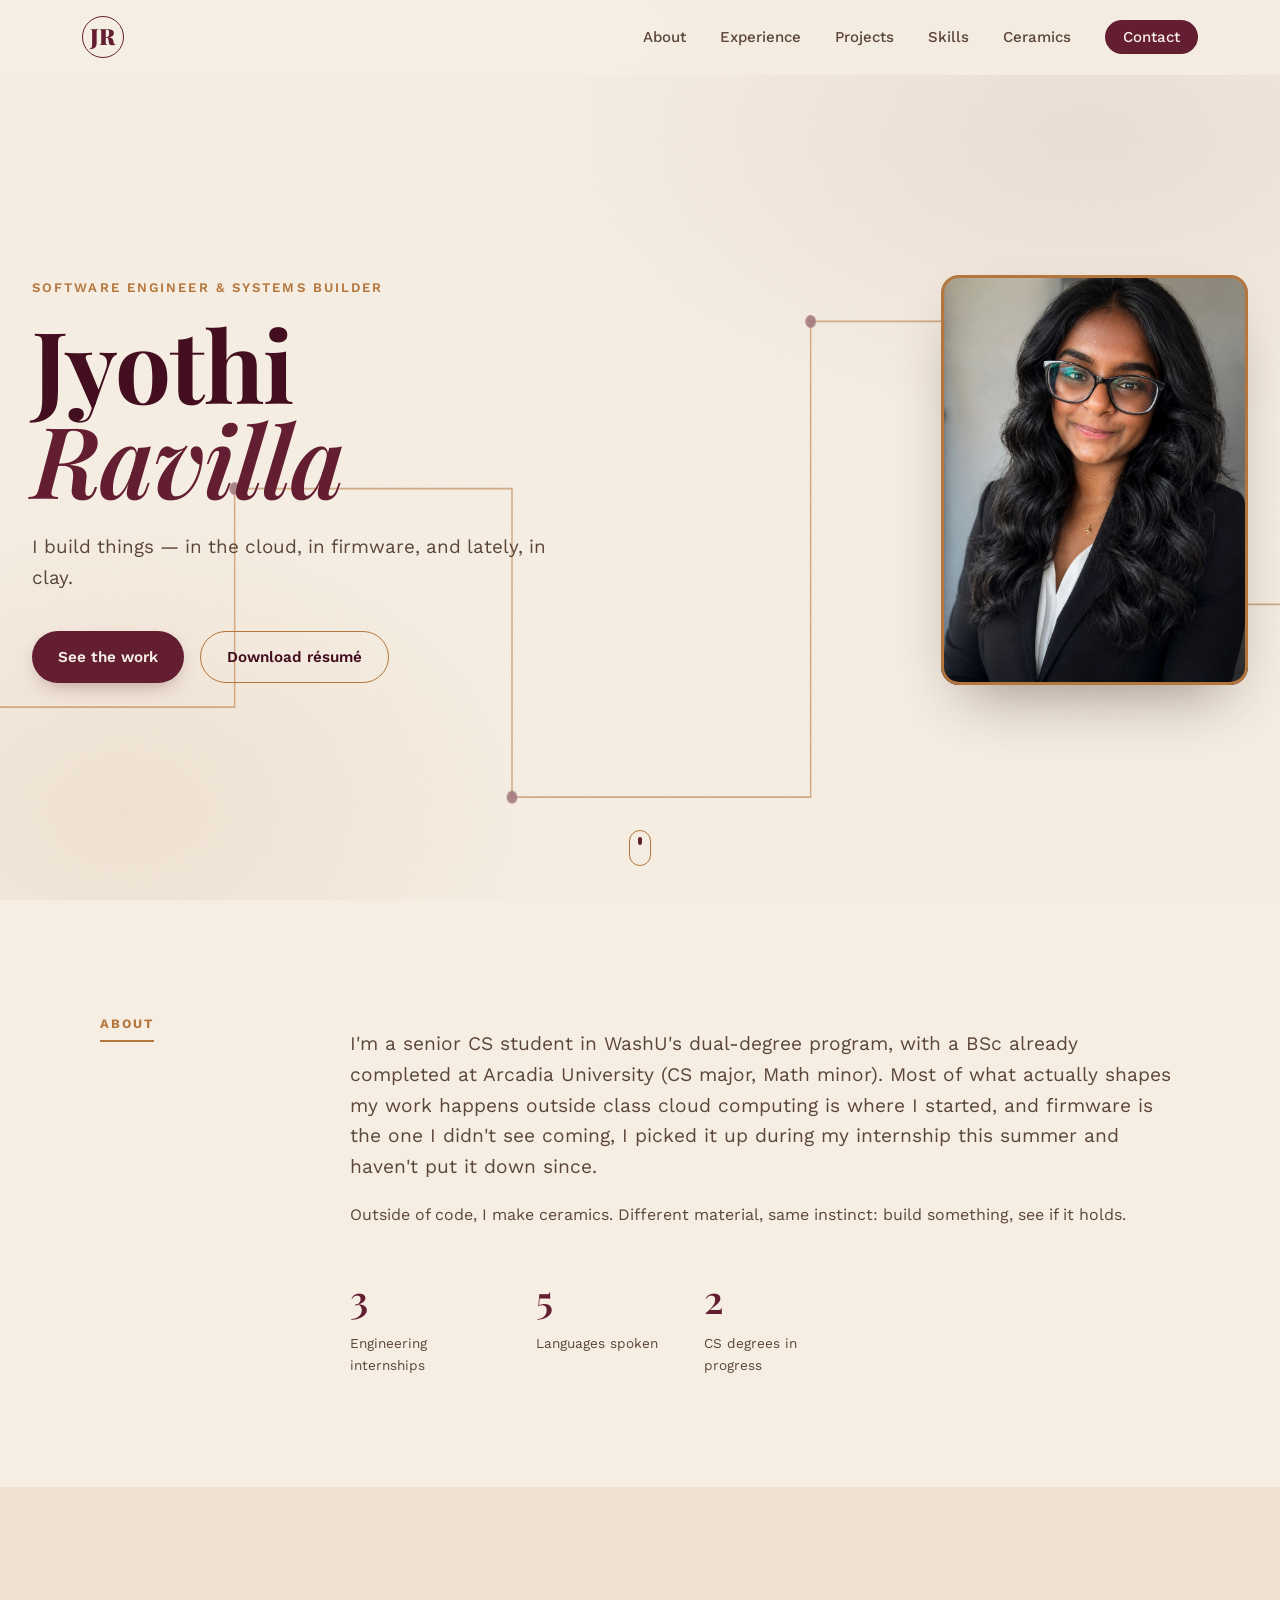
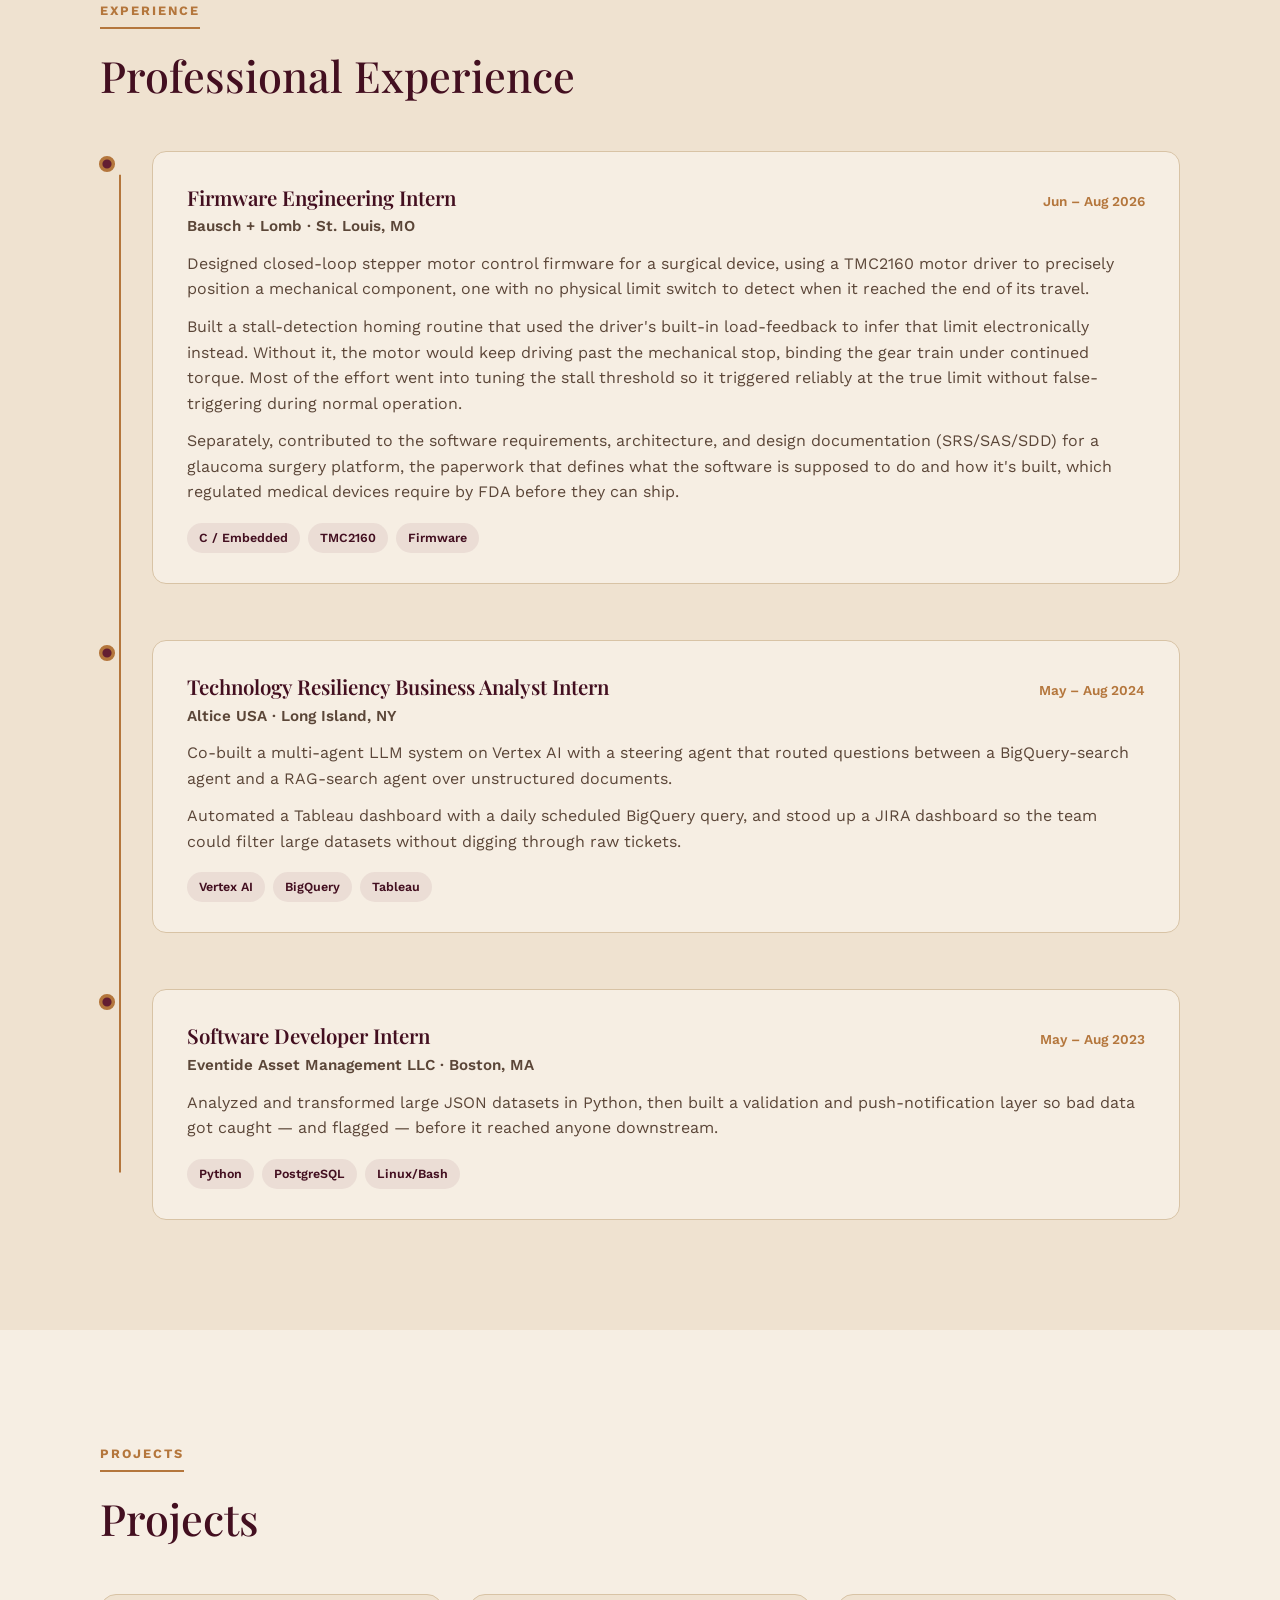
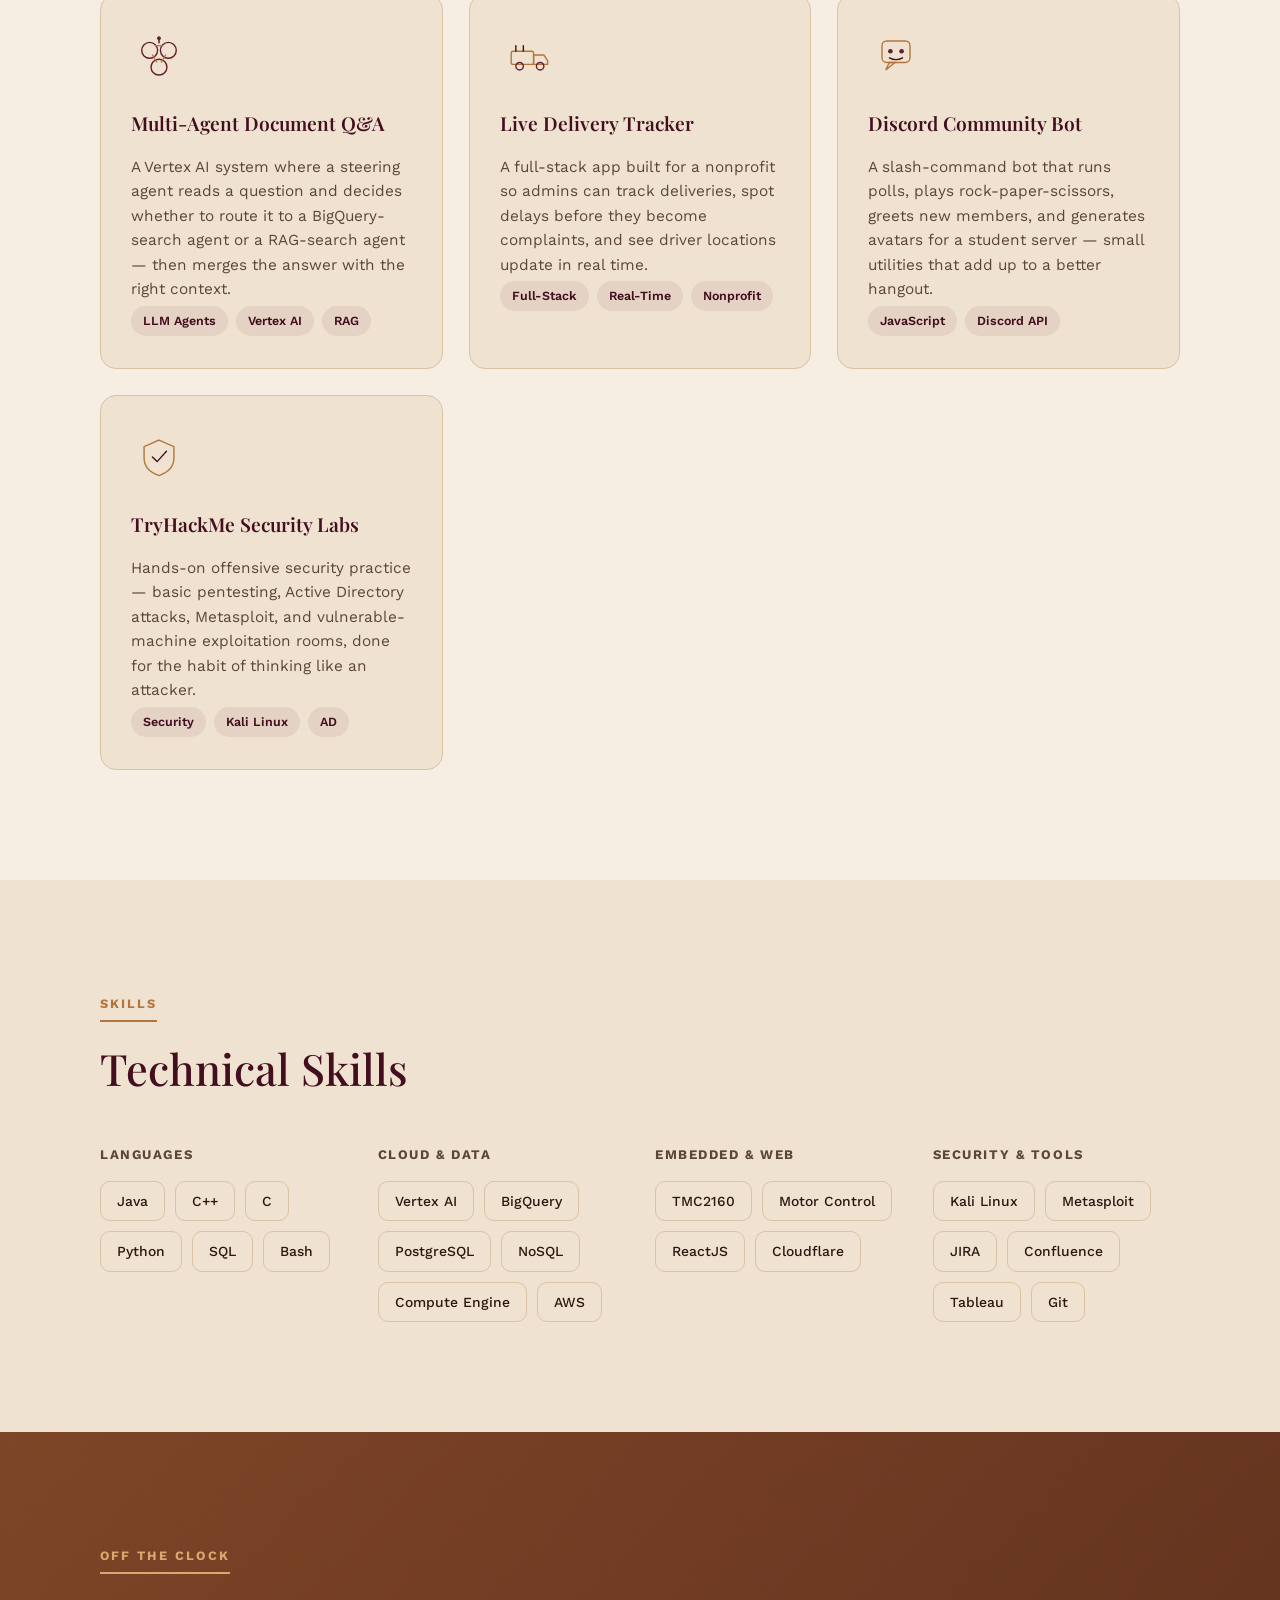
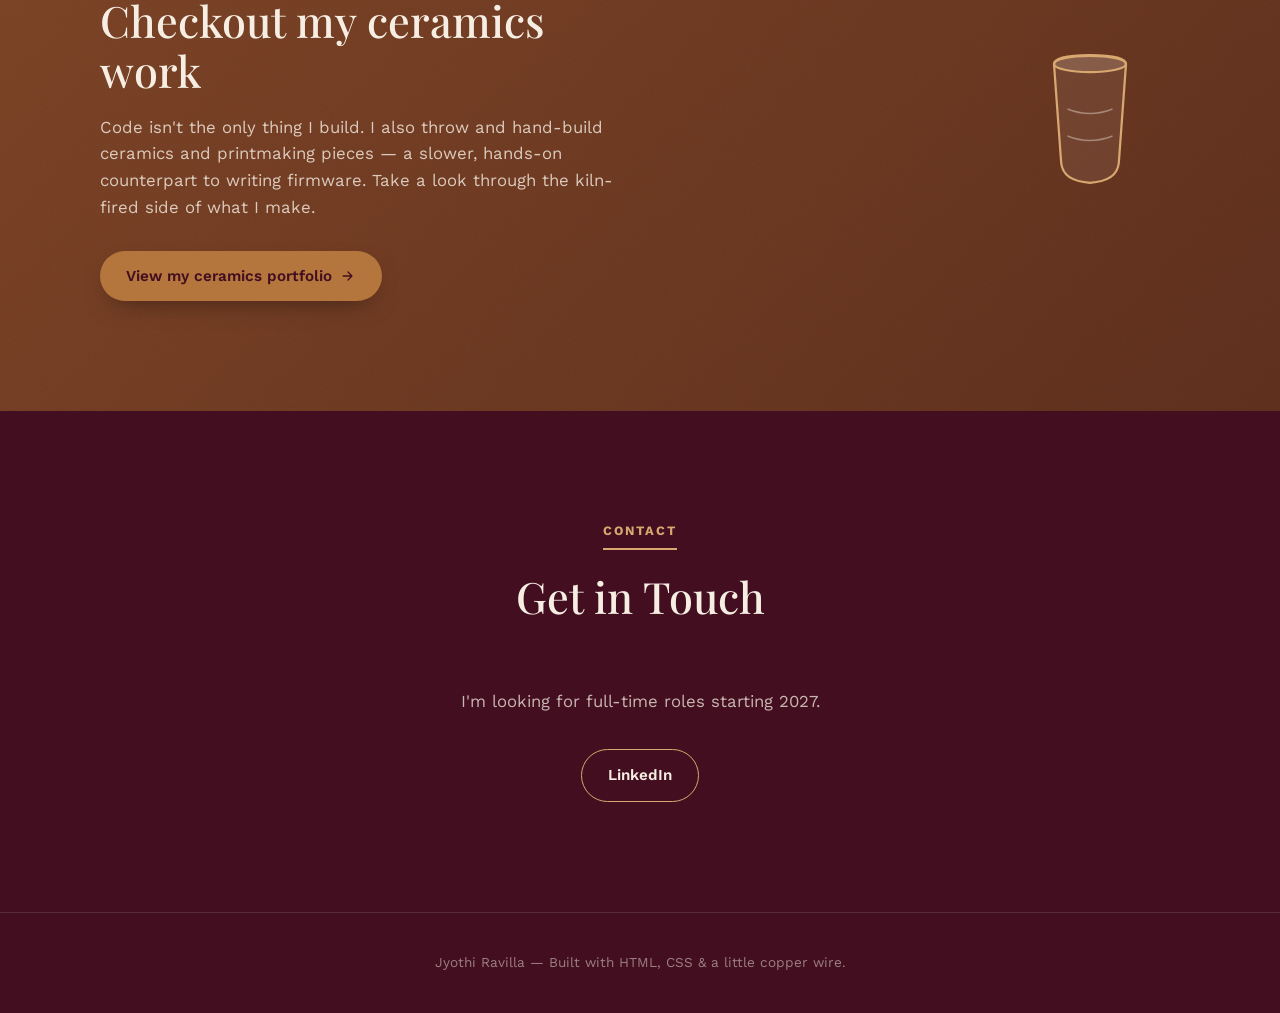
<file: portfolio/index.html>
<!DOCTYPE html>
<html lang="en">

<head>
    <meta charset="UTF-8">
    <meta name="viewport" content="width=device-width, initial-scale=1.0">
    <title>Jyothi Ravilla — Portfolio</title>
    <link rel="preconnect" href="https://fonts.googleapis.com">
    <link rel="preconnect" href="https://fonts.gstatic.com" crossorigin>
    <link
        href="https://fonts.googleapis.com/css2?family=Playfair+Display:ital,wght@0,400;0,600;0,700;0,900;1,500;1,600&family=Work+Sans:wght@400;500;600;700&display=swap"
        rel="stylesheet">
    <link rel="stylesheet" href="style.css">
</head>

<body>

    <div class="grain"></div>

    <!-- NAV -->
    <nav id="nav">
        <div class="nav-inner">
            <a href="#top" class="nav-mark">JR</a>
            <ul class="nav-links">
                <li><a href="#about">About</a></li>
                <li><a href="#experience">Experience</a></li>
                <li><a href="#projects">Projects</a></li>
                <li><a href="#skills">Skills</a></li>
                <li><a href="#ceramics">Ceramics</a></li>
                <li><a href="#contact" class="nav-cta">Contact</a></li>
            </ul>
            <button class="nav-toggle" id="navToggle" aria-label="Toggle menu">
                <span></span><span></span><span></span>
            </button>
        </div>
    </nav>

    <!-- HERO -->
    <header id="top" class="hero">
        <svg class="hero-trace" viewBox="0 0 1200 700" preserveAspectRatio="none" aria-hidden="true">
            <path id="heroPath"
                d="M -50 550 L 220 550 L 220 380 L 480 380 L 480 620 L 760 620 L 760 250 L 1020 250 L 1020 470 L 1300 470" />
            <circle class="node" cx="220" cy="380" r="5"></circle>
            <circle class="node" cx="480" cy="620" r="5"></circle>
            <circle class="node" cx="760" cy="250" r="5"></circle>
            <circle class="node" cx="1020" cy="470" r="5"></circle>
        </svg>

        <div class="hero-content">
            <p class="eyebrow reveal">Software Engineer &amp; Systems Builder</p>
            <h1 class="hero-name reveal">Jyothi<br><em>Ravilla</em></h1>
            <p class="hero-tagline reveal">
                I build things — in the cloud, in firmware, and lately, in clay.
            <div class="hero-actions reveal">
                <a href="#projects" class="btn btn-primary">See the work</a>
                <a href="assets/Jyothi_Ravilla_Resume.pdf" class="btn btn-ghost"
                    download="Jyothi_Ravilla_Resume.pdf">Download résumé</a>
            </div>
        </div>

        <div class="hero-portrait reveal">
            <div class="portrait-frame">
                <img src="assets/jyothi-headshot.jpg" alt="Portrait of Jyothi Ravilla">
            </div>
        </div>

        <div class="scroll-cue" aria-hidden="true"><span></span></div>
    </header>

    <main>

        <!-- ABOUT -->
        <section id="about" class="section">
            <div class="section-inner about-grid">
                <div class="about-label reveal">
                    <span class="tag-eyebrow">About</span>
                </div>
                <div class="about-body reveal">
                    <p class="lede">
                        I'm a senior CS student in WashU's dual-degree program, with a BSc already completed at Arcadia
                        University (CS major, Math minor). Most of what actually shapes my work happens outside class
                        cloud computing is where I started, and firmware is the one I didn't see coming, I picked it up
                        during my internship this summer and haven't put it down since.
                    </p>
                    <p>
                        Outside of code, I make ceramics. Different material, same instinct: build something, see if it
                        holds.</p>

                    <div class="about-stats">
                        <div class="stat">
                            <span class="stat-num">3</span>
                            <span class="stat-label">Engineering internships</span>
                        </div>
                        <div class="stat">
                            <span class="stat-num">5</span>
                            <span class="stat-label">Languages spoken</span>
                        </div>
                        <div class="stat">
                            <span class="stat-num">2</span>
                            <span class="stat-label">CS degrees in progress</span>
                        </div>
                    </div>
                </div>
            </div>
        </section>

        <!-- EXPERIENCE -->
        <section id="experience" class="section section-alt">
            <div class="section-inner">
                <span class="tag-eyebrow reveal">Experience</span>
                <h2 class="section-title reveal">Professional Experience</h2>

                <div class="timeline">
                    <svg class="timeline-trace" id="timelineTrace" viewBox="0 0 40 900" preserveAspectRatio="none"
                        aria-hidden="true">
                        <path id="timelinePath" d="M 20 20 L 20 300 L 20 300 L 20 580 L 20 580 L 20 860" />
                    </svg>

                    <article class="tl-item reveal">
                        <div class="tl-node"></div>
                        <div class="tl-card">
                            <div class="tl-head">
                                <h3>Firmware Engineering Intern</h3>
                                <span class="tl-date">Jun – Aug 2026</span>
                            </div>
                            <p class="tl-org">Bausch + Lomb · St. Louis, MO</p>
                            <p>
                                Designed closed-loop stepper motor control firmware for a surgical device, using a
                                TMC2160 motor driver to precisely position a mechanical component, one with no
                                physical limit switch to detect when it reached the end of its travel.
                            </p>
                            <p>
                                Built a stall-detection homing routine that used the driver's built-in load-feedback
                                to infer that limit electronically instead. Without it, the motor would
                                keep driving past the mechanical stop, binding the gear train under continued torque.
                                Most of the effort went into tuning the stall threshold so it triggered reliably at the
                                true limit without false-triggering during normal operation.
                            </p>
                            <p>
                                Separately, contributed to the software requirements, architecture, and design
                                documentation (SRS/SAS/SDD) for a glaucoma surgery platform, the paperwork that defines
                                what the software is supposed to do and how it's built, which regulated medical devices
                                require by FDA before they can ship.
                            </p>
                            <div class="tl-tags">
                                <span>C / Embedded</span><span>TMC2160</span><span>Firmware</span>
                            </div>
                        </div>
                    </article>

                    <article class="tl-item reveal">
                        <div class="tl-node"></div>
                        <div class="tl-card">
                            <div class="tl-head">
                                <h3>Technology Resiliency Business Analyst Intern</h3>
                                <span class="tl-date">May – Aug 2024</span>
                            </div>
                            <p class="tl-org">Altice USA · Long Island, NY</p>
                            <p>
                                Co-built a multi-agent LLM system on Vertex AI with a steering
                                agent that routed questions between a BigQuery-search agent and
                                a RAG-search agent over unstructured documents.
                            </p>
                            <p>
                                Automated a Tableau dashboard with a daily scheduled BigQuery
                                query, and stood up a JIRA dashboard so the team could filter
                                large datasets without digging through raw tickets.
                            </p>
                            <div class="tl-tags">
                                <span>Vertex AI</span><span>BigQuery</span><span>Tableau</span>
                            </div>
                        </div>
                    </article>

                    <article class="tl-item reveal">
                        <div class="tl-node"></div>
                        <div class="tl-card">
                            <div class="tl-head">
                                <h3>Software Developer Intern</h3>
                                <span class="tl-date">May – Aug 2023</span>
                            </div>
                            <p class="tl-org">Eventide Asset Management LLC · Boston, MA</p>
                            <p>
                                Analyzed and transformed large JSON datasets in Python, then
                                built a validation and push-notification layer so bad data got
                                caught — and flagged — before it reached anyone downstream.
                            </p>
                            <div class="tl-tags">
                                <span>Python</span><span>PostgreSQL</span><span>Linux/Bash</span>
                            </div>
                        </div>
                    </article>
                </div>
            </div>
        </section>

        <!-- PROJECTS -->
        <section id="projects" class="section">
            <div class="section-inner">
                <span class="tag-eyebrow reveal">Projects</span>
                <h2 class="section-title reveal">Projects</h2>

                <div class="project-grid">

                    <article class="project-card reveal">
                        <div class="project-visual">
                            <svg viewBox="0 0 120 120" class="proj-icon" aria-hidden="true">
                                <circle cx="40" cy="50" r="17" class="icon-ring" />
                                <circle cx="80" cy="50" r="17" class="icon-ring" />
                                <circle cx="60" cy="86" r="17" class="icon-ring" />
                                <line x1="52" y1="40" x2="68" y2="40" class="icon-stroke" />
                                <line x1="46" y1="60" x2="55" y2="75" class="icon-stroke" />
                                <line x1="74" y1="60" x2="65" y2="75" class="icon-stroke" />
                                <circle cx="60" cy="24" r="4" class="icon-hub" />
                                <line x1="60" y1="28" x2="60" y2="34" class="icon-needle" />
                            </svg>
                        </div>
                        <div class="project-body">
                            <h3>Multi-Agent Document Q&amp;A</h3>
                            <p class="project-blurb">
                                A Vertex AI system where a steering agent reads a question and
                                decides whether to route it to a BigQuery-search agent or a
                                RAG-search agent — then merges the answer with the right context.
                            </p>
                            <div class="project-reveal">
                                <p><strong>Stack:</strong> Vertex AI, BigQuery, RAG pipelines</p>
                                <p>
                                    <strong>Challenge:</strong> keeping routing accurate across
                                    unstructured Word documents with inconsistent formatting.
                                </p>
                            </div>
                            <div class="tl-tags"><span>LLM Agents</span><span>Vertex AI</span><span>RAG</span></div>
                        </div>
                    </article>

                    <article class="project-card reveal">
                        <div class="project-visual">
                            <svg viewBox="0 0 120 120" class="proj-icon" aria-hidden="true">
                                <rect x="24" y="52" width="48" height="28" rx="4" class="icon-stroke" />
                                <path d="M72 60 H94 L102 72 V80 H72 Z" class="icon-stroke" />
                                <circle cx="42" cy="84" r="8" class="icon-ring" />
                                <circle cx="86" cy="84" r="8" class="icon-ring" />
                                <line x1="34" y1="52" x2="34" y2="40" class="icon-needle" />
                                <line x1="50" y1="52" x2="50" y2="40" class="icon-needle" />
                            </svg>
                        </div>
                        <div class="project-body">
                            <h3>Live Delivery Tracker</h3>
                            <p class="project-blurb">
                                A full-stack app built for a nonprofit so admins can track
                                deliveries, spot delays before they become complaints, and see
                                driver locations update in real time.
                            </p>
                            <div class="project-reveal">
                                <p>
                                    <strong>Focus:</strong> real-time location updates, delay
                                    detection, accountability reporting.
                                </p>
                            </div>
                            <div class="tl-tags"><span>Full-Stack</span><span>Real-Time</span><span>Nonprofit</span>
                            </div>
                        </div>
                    </article>

                    <article class="project-card reveal">
                        <div class="project-visual">
                            <svg viewBox="0 0 120 120" class="proj-icon" aria-hidden="true">
                                <rect x="30" y="30" width="60" height="46" rx="10" class="icon-stroke" />
                                <path d="M46 76 L38 92 L58 76 Z" class="icon-stroke" />
                                <circle cx="48" cy="52" r="5" class="icon-hub" />
                                <circle cx="72" cy="52" r="5" class="icon-hub" />
                                <path d="M46 66 Q60 74 74 66" class="icon-needle" />
                            </svg>
                        </div>
                        <div class="project-body">
                            <h3>Discord Community Bot</h3>
                            <p class="project-blurb">
                                A slash-command bot that runs polls, plays rock-paper-scissors,
                                greets new members, and generates avatars for a student server —
                                small utilities that add up to a better hangout.
                            </p>
                            <div class="project-reveal">
                                <p>
                                    <strong>Stack:</strong> Discord.js, slash commands, image
                                    generation
                                </p>
                            </div>
                            <div class="tl-tags"><span>JavaScript</span><span>Discord API</span></div>
                        </div>
                    </article>

                    <article class="project-card reveal">
                        <div class="project-visual">
                            <svg viewBox="0 0 120 120" class="proj-icon" aria-hidden="true">
                                <path d="M60 26 L92 40 V64 C92 84 78 96 60 102 C42 96 28 84 28 64 V40 Z"
                                    class="icon-stroke" />
                                <path d="M46 62 L56 72 L76 50" class="icon-needle" />
                            </svg>
                        </div>
                        <div class="project-body">
                            <h3>TryHackMe Security Labs</h3>
                            <p class="project-blurb">
                                Hands-on offensive security practice — basic pentesting, Active
                                Directory attacks, Metasploit, and vulnerable-machine exploitation
                                rooms, done for the habit of thinking like an attacker.
                            </p>
                            <div class="project-reveal">
                                <p>
                                    <strong>Covers:</strong> Active Directory, Metasploit,
                                    network sniffing/spoofing, phishing simulation.
                                </p>
                            </div>
                            <div class="tl-tags"><span>Security</span><span>Kali Linux</span><span>AD</span></div>
                        </div>
                    </article>

                </div>
            </div>
        </section>

        <!-- SKILLS -->
        <section id="skills" class="section section-alt">
            <div class="section-inner">
                <span class="tag-eyebrow reveal">Skills</span>
                <h2 class="section-title reveal">Technical Skills</h2>

                <div class="skills-grid">
                    <div class="skill-group reveal">
                        <h4>Languages</h4>
                        <div class="chip-row">
                            <span class="chip">Java</span><span class="chip">C++</span><span class="chip">C</span>
                            <span class="chip">Python</span><span class="chip">SQL</span><span class="chip">Bash</span>
                        </div>
                    </div>
                    <div class="skill-group reveal">
                        <h4>Cloud &amp; Data</h4>
                        <div class="chip-row">
                            <span class="chip">Vertex AI</span><span class="chip">BigQuery</span>
                            <span class="chip">PostgreSQL</span><span class="chip">NoSQL</span>
                            <span class="chip">Compute Engine</span><span class="chip">AWS</span>
                        </div>
                    </div>
                    <div class="skill-group reveal">
                        <h4>Embedded &amp; Web</h4>
                        <div class="chip-row">
                            <span class="chip">TMC2160</span><span class="chip">Motor Control</span>
                            <span class="chip">ReactJS</span><span class="chip">Cloudflare</span>
                        </div>
                    </div>
                    <div class="skill-group reveal">
                        <h4>Security &amp; Tools</h4>
                        <div class="chip-row">
                            <span class="chip">Kali Linux</span><span class="chip">Metasploit</span>
                            <span class="chip">JIRA</span><span class="chip">Confluence</span>
                            <span class="chip">Tableau</span><span class="chip">Git</span>
                        </div>
                    </div>
                </div>
            </div>
        </section>

        <!-- CERAMICS -->
        <section id="ceramics" class="section ceramics-section">
            <div class="ceramics-texture" aria-hidden="true"></div>
            <div class="section-inner ceramics-inner">
                <div class="ceramics-copy reveal">
                    <span class="tag-eyebrow">Off the clock</span>
                    <h2 class="section-title">Checkout my ceramics work</h2>
                    <p>
                        Code isn't the only thing I build. I also throw and hand-build
                        ceramics and printmaking pieces — a slower, hands-on counterpart
                        to writing firmware. Take a look through the kiln-fired side of
                        what I make.
                    </p>
                    <a href="ceramics/index.html" class="btn btn-primary ceramics-btn" target="_blank" rel="noopener">
                        View my ceramics portfolio
                        <svg viewBox="0 0 20 20" class="btn-arrow" aria-hidden="true">
                            <path d="M4 10h11M10 5l5 5-5 5" stroke="currentColor" stroke-width="1.6" fill="none"
                                stroke-linecap="round" stroke-linejoin="round" />
                        </svg>
                    </a>
                </div>
                <div class="ceramics-visual reveal" aria-hidden="true">
                    <svg viewBox="0 0 200 200" class="ceramics-icon">
                        <path d="M60 40 Q60 30 100 30 Q140 30 140 40 L132 150 Q130 170 100 172 Q70 170 68 150 Z"
                            class="pot-body" />
                        <ellipse cx="100" cy="40" rx="40" ry="9" class="pot-rim" />
                        <path d="M75 90 Q100 100 125 90" class="pot-band" />
                        <path d="M75 120 Q100 130 125 120" class="pot-band" />
                    </svg>
                </div>
            </div>
        </section>

        <!-- CONTACT -->
        <section id="contact" class="section contact-section">
            <div class="section-inner contact-inner">
                <span class="tag-eyebrow reveal">Contact</span>
                <h2 class="section-title reveal">Get in Touch</h2>
                <p class="contact-lede reveal">
                    I'm looking for full-time roles
                    starting 2027.
                </p>
                <div class="contact-row reveal">
                    <a href="https://www.linkedin.com/in/jyothi-ravilla-0945ab25a/" class="btn btn-ghost"
                        target="_blank" rel="noopener">LinkedIn</a>
                </div>
            </div>
        </section>

    </main>

    <footer class="site-footer">
        <p>Jyothi Ravilla — Built with HTML, CSS &amp; a little copper wire.</p>
    </footer>

    <script src="script.js"></script>
</body>

</html>
</file>
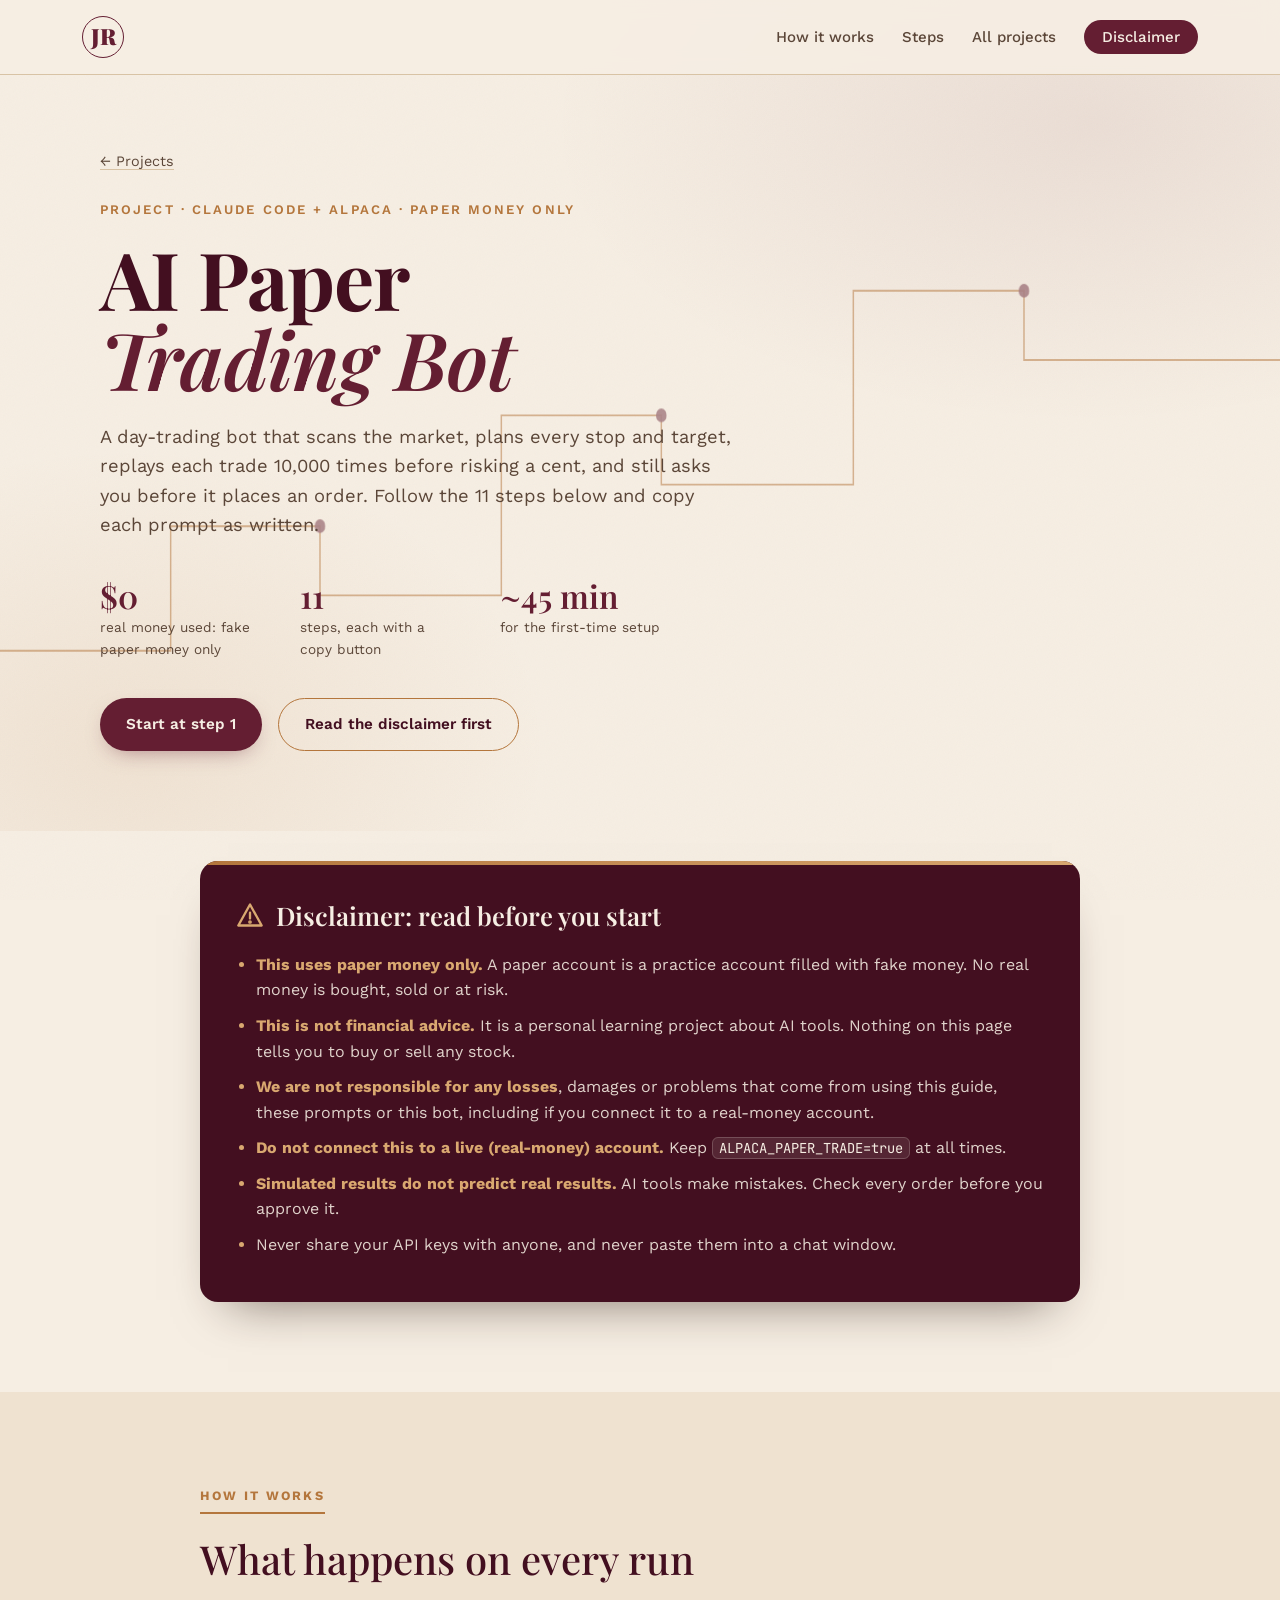
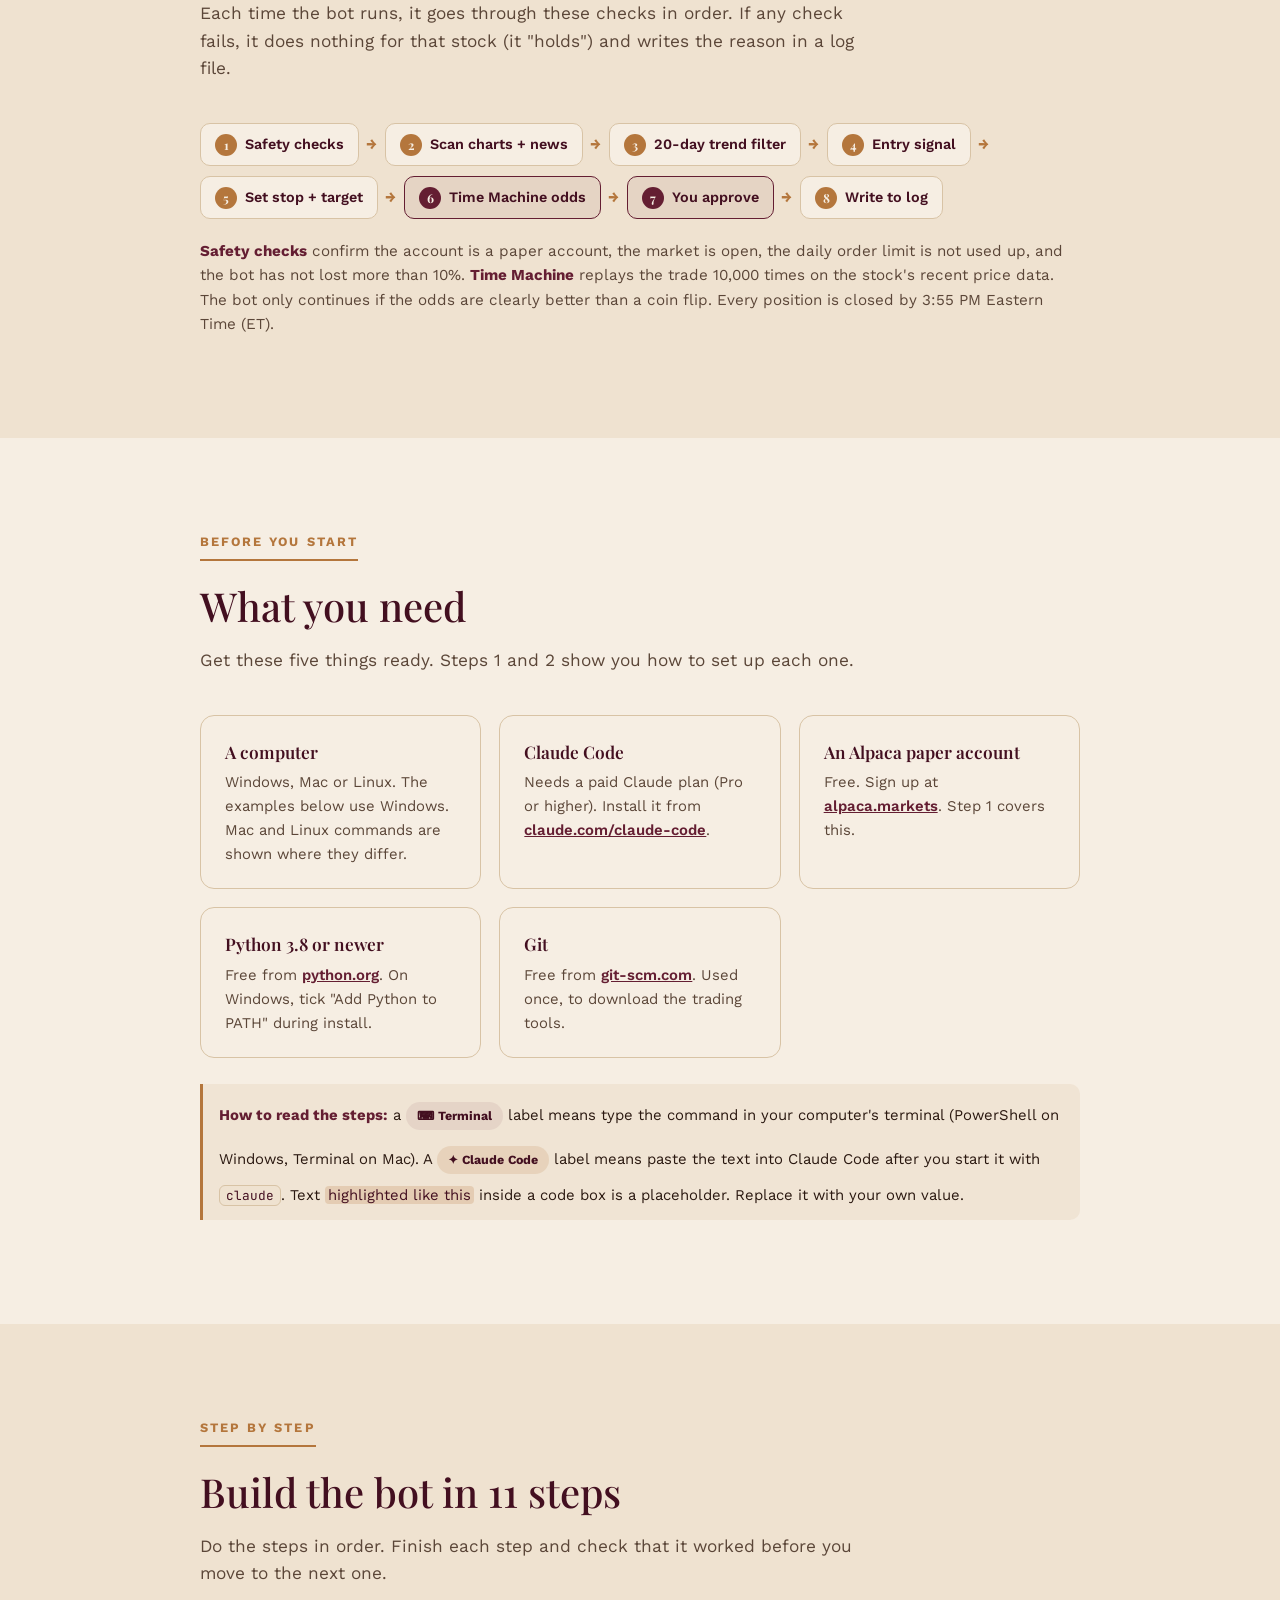
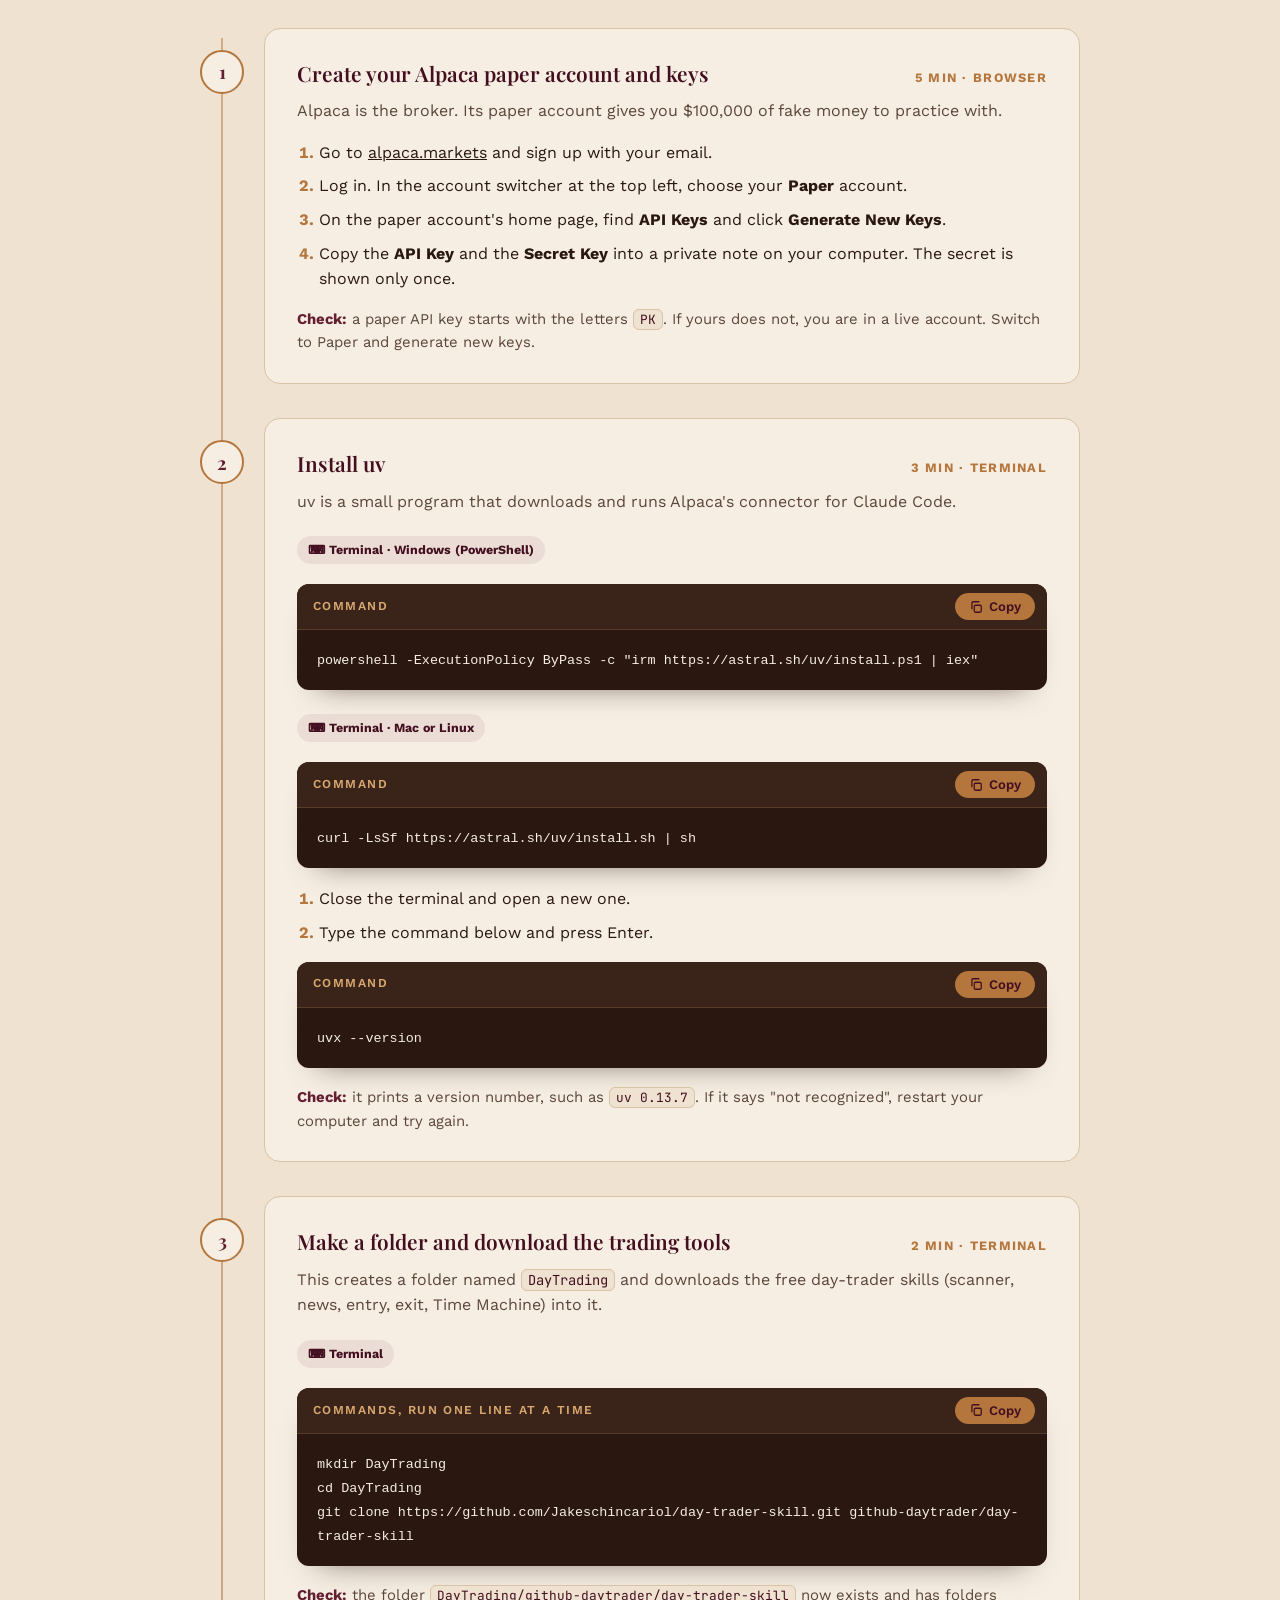
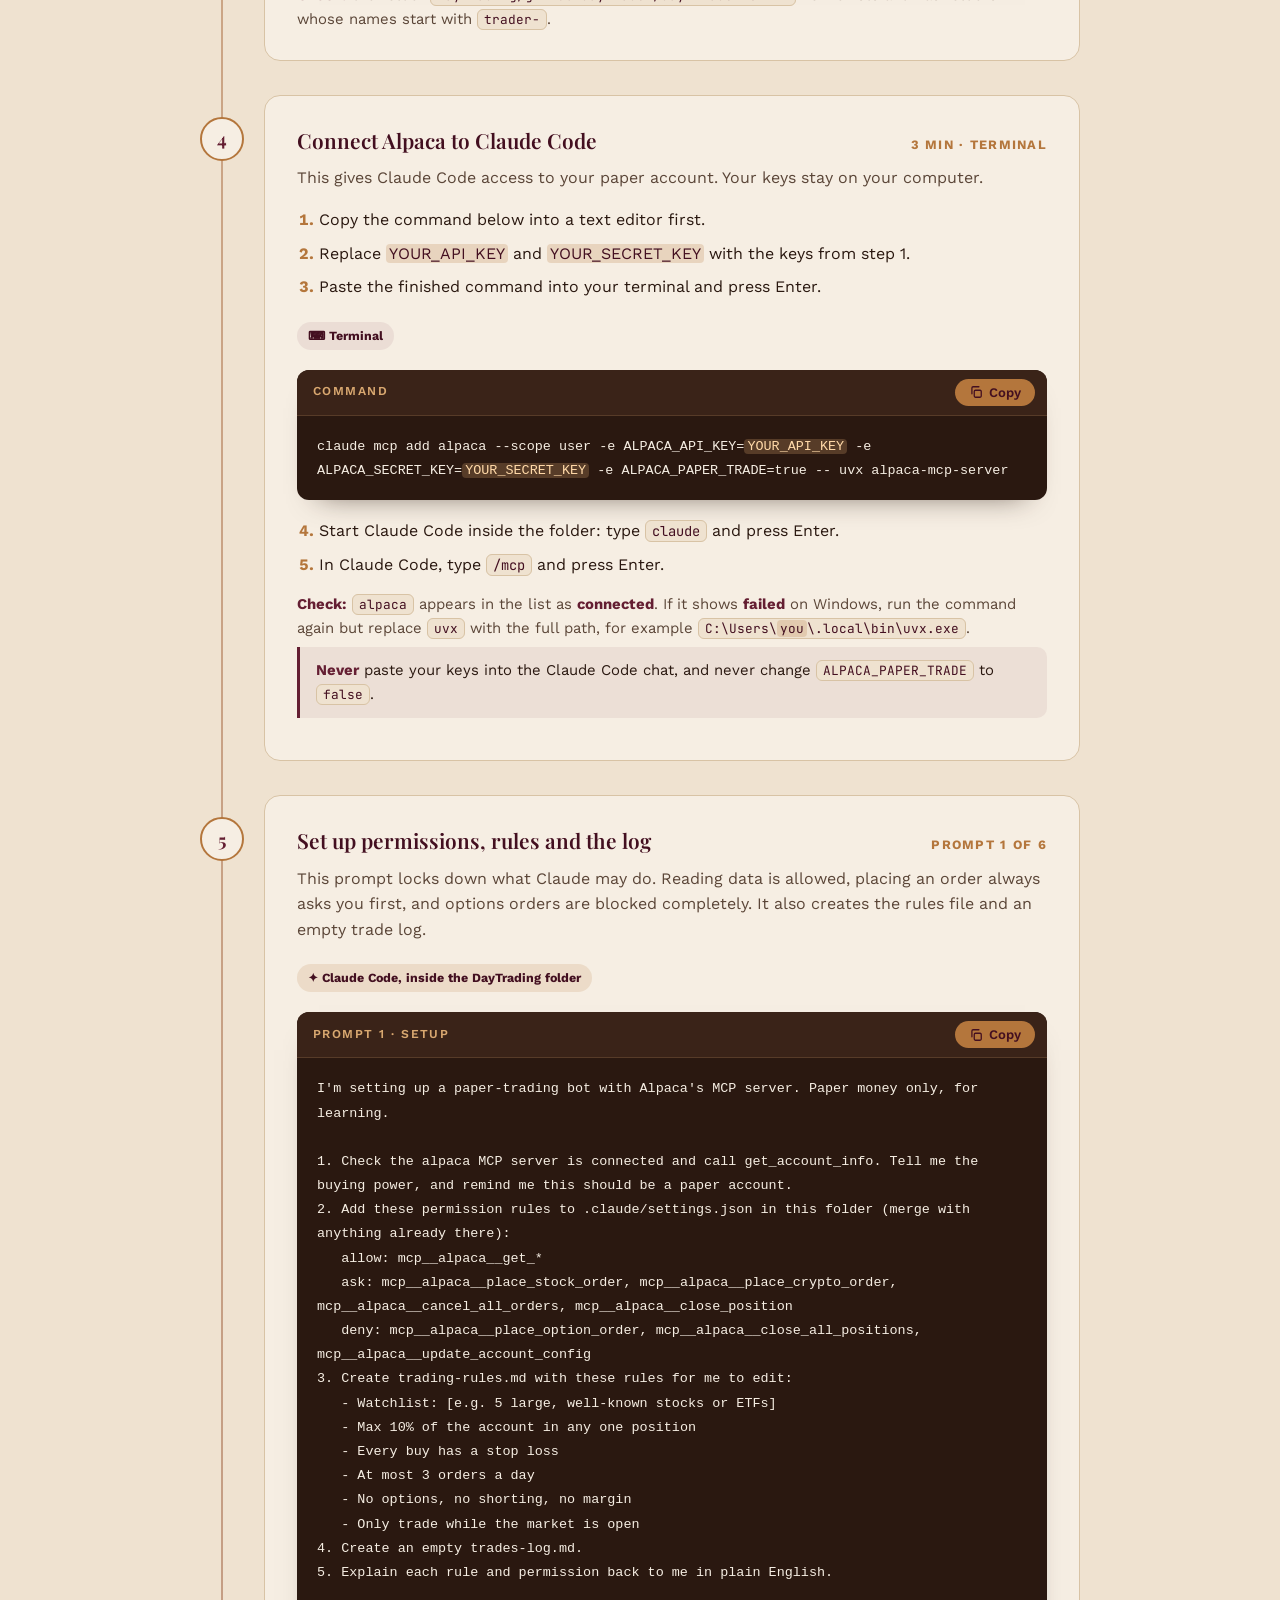
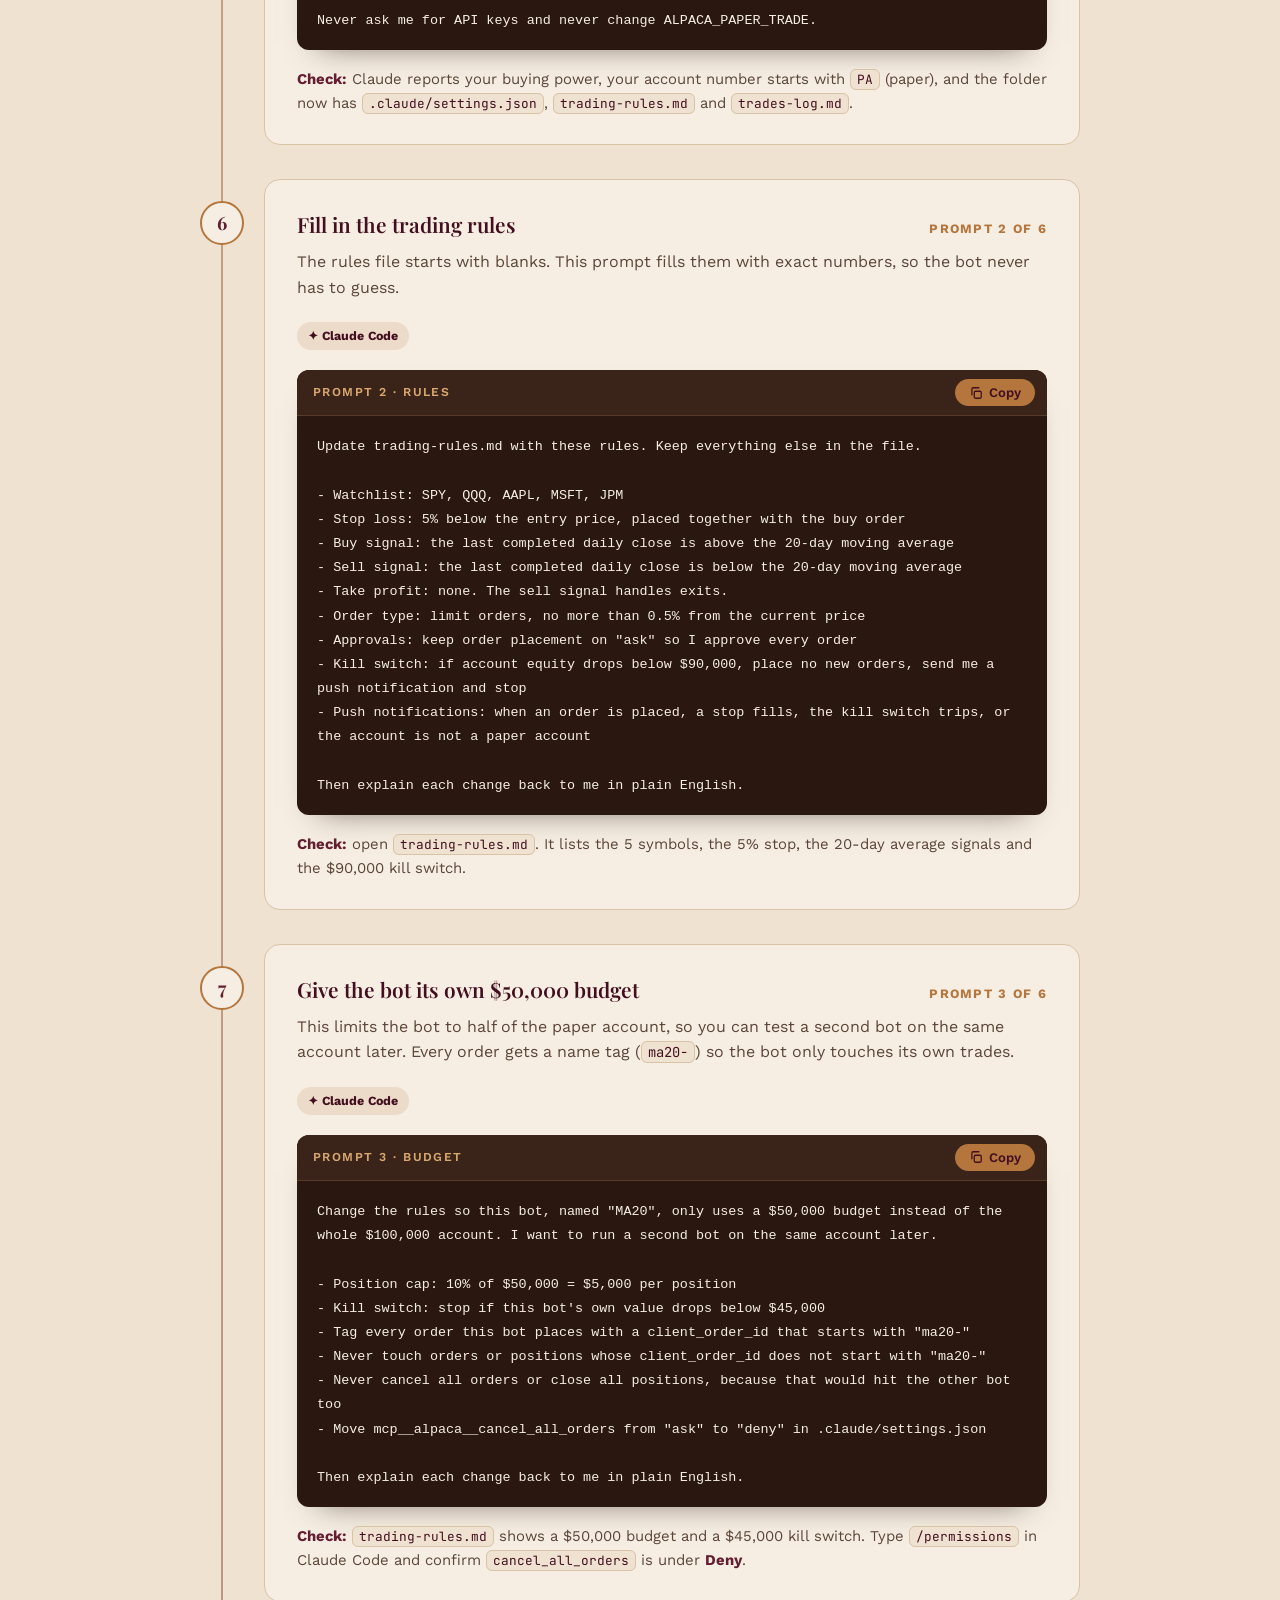
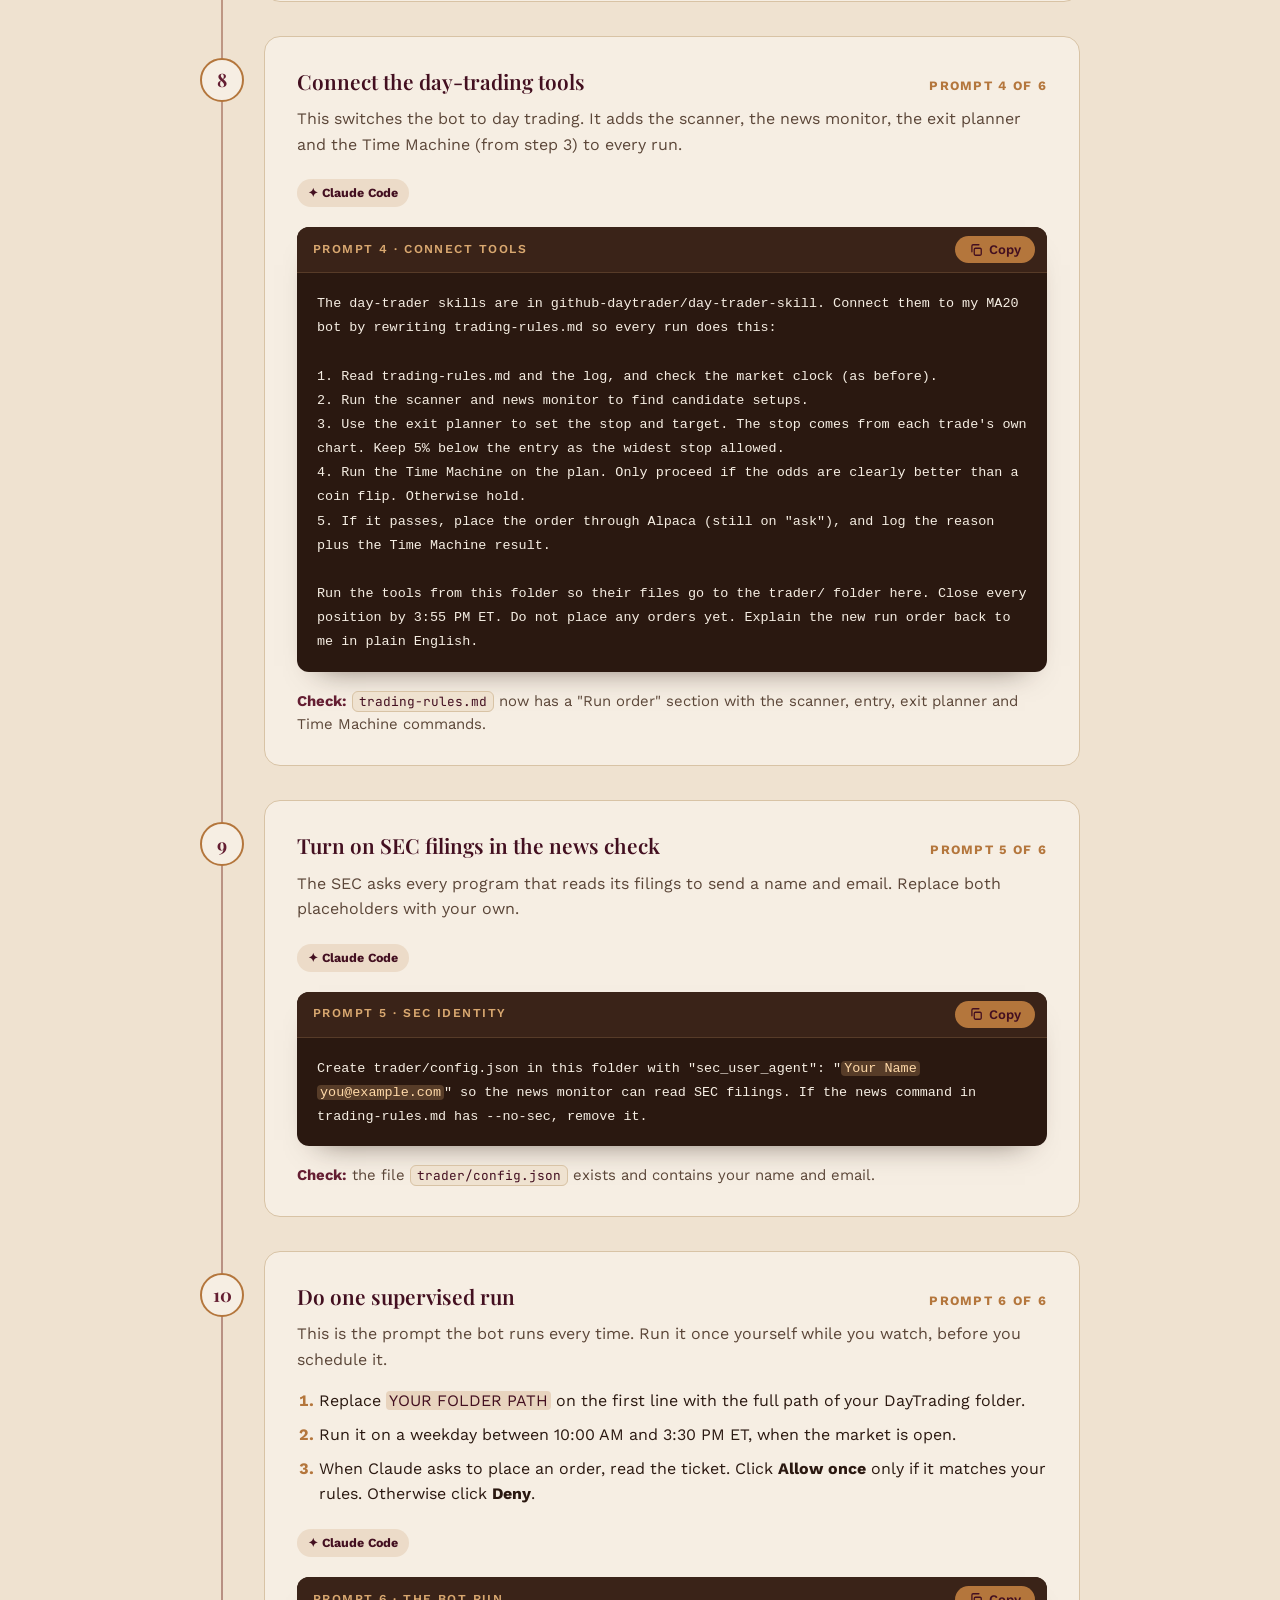
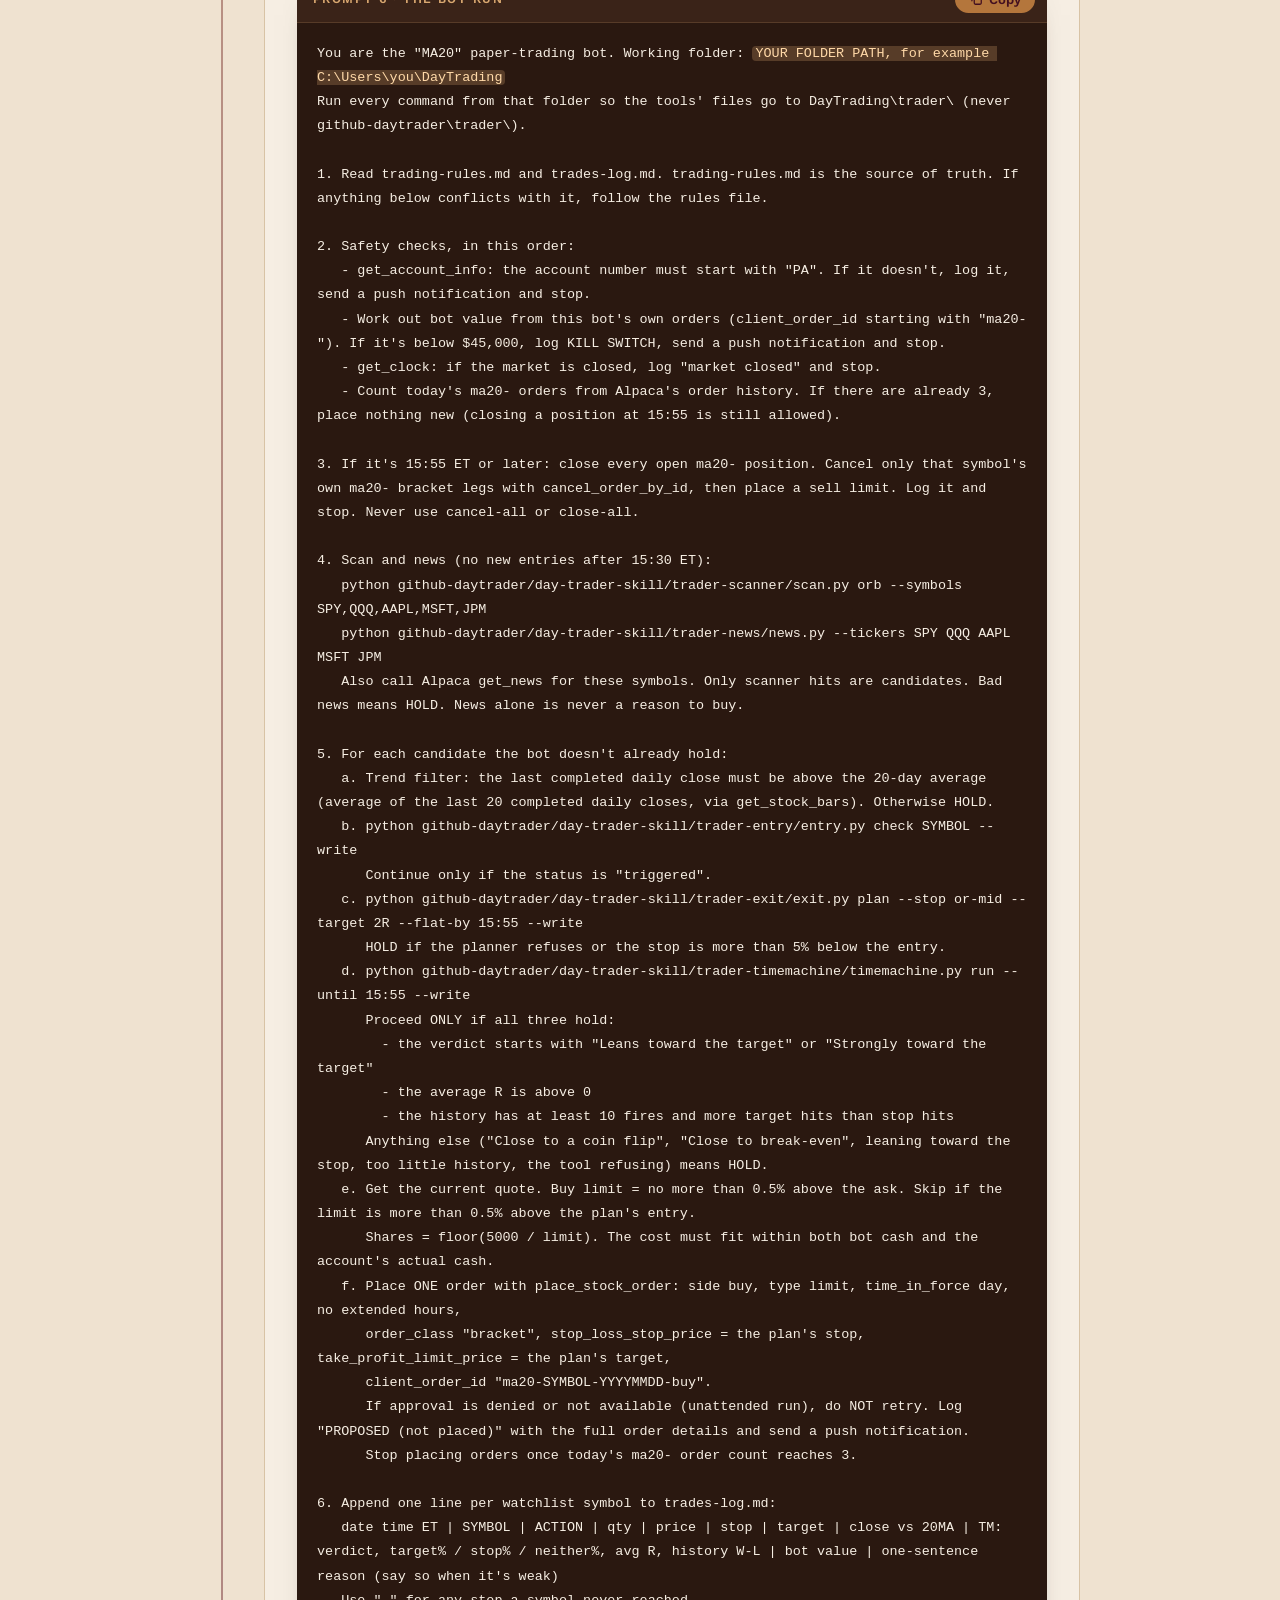
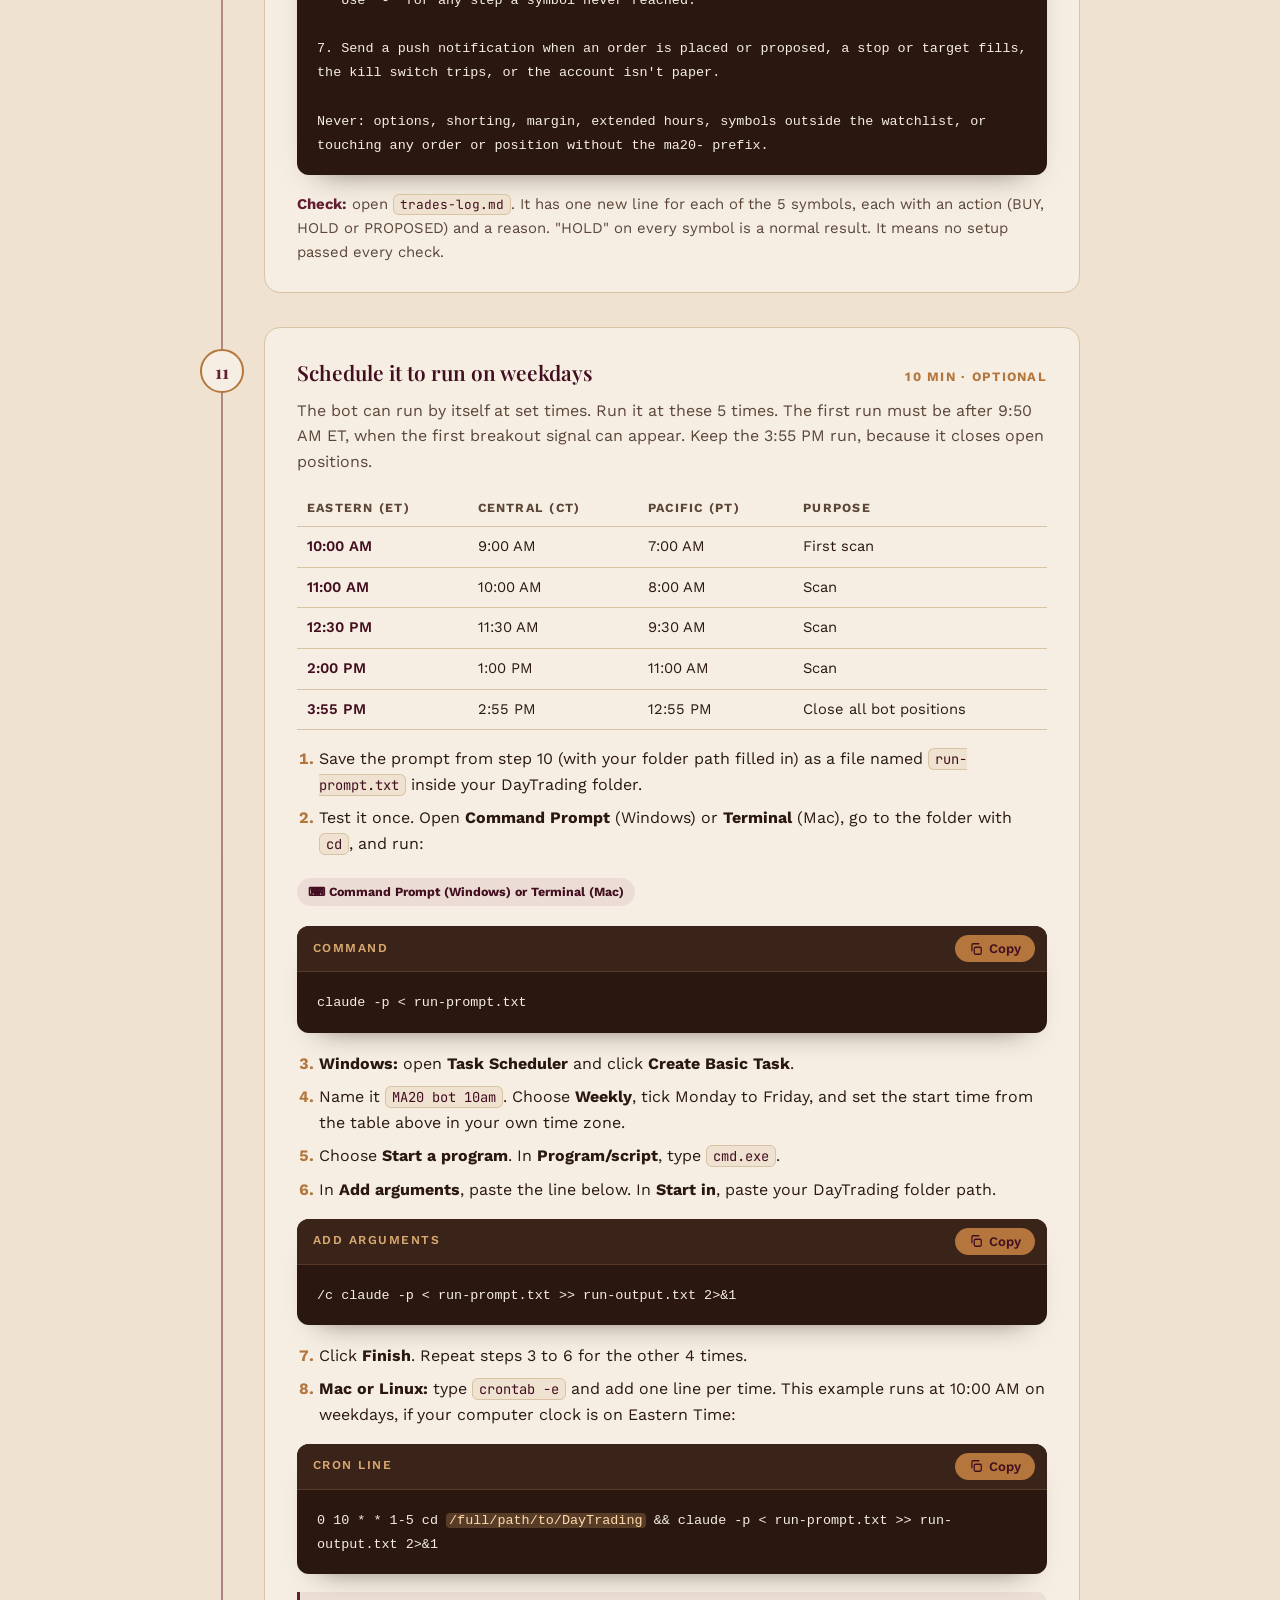
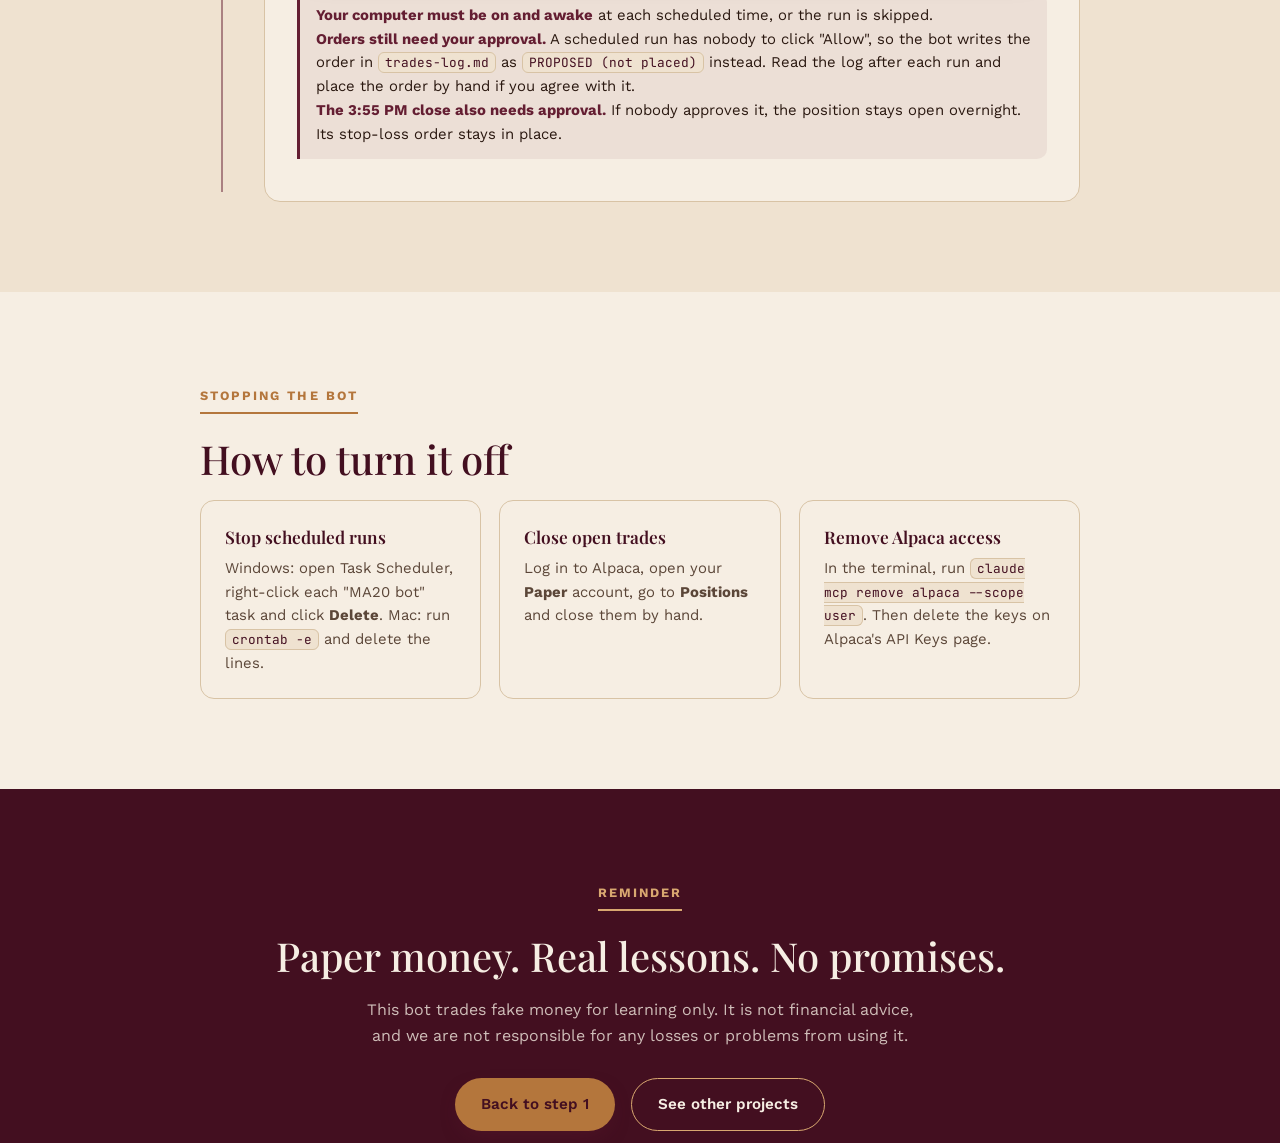
<file: trading-bot/index.html>
<!DOCTYPE html>
<html lang="en">
<head>
    <meta charset="UTF-8">
    <meta name="viewport" content="width=device-width, initial-scale=1.0">
    <title>AI Paper Trading Bot — Jyothi Ravilla</title>
    <meta name="description" content="Step-by-step guide to building a paper-money day-trading bot with Claude Code and Alpaca, with copy-ready prompts.">
    <link rel="preconnect" href="https://fonts.googleapis.com">
    <link rel="preconnect" href="https://fonts.gstatic.com" crossorigin>
    <link href="https://fonts.googleapis.com/css2?family=Playfair+Display:ital,wght@0,400;0,600;0,700;0,900;1,500;1,600&family=Work+Sans:wght@400;500;600;700&family=JetBrains+Mono:wght@400;500&display=swap" rel="stylesheet">
    <link rel="stylesheet" href="../guide.css">
</head>
<body>
<div class="grain"></div>

<nav id="nav">
    <div class="nav-inner">
        <a href="../index.html" class="nav-mark" aria-label="Home">JR</a>
        <ul class="nav-links">
            <li class="hide-sm"><a href="#how">How it works</a></li>
            <li><a href="#steps">Steps</a></li>
            <li><a href="../index.html#projects">All projects</a></li>
            <li><a href="#disclaimer" class="nav-cta">Disclaimer</a></li>
        </ul>
    </div>
</nav>

<header class="hero" id="top">
    <svg class="hero-trace" viewBox="0 0 1200 600" preserveAspectRatio="none" aria-hidden="true">
        <path d="M -50 470 L 160 470 L 160 380 L 300 380 L 300 430 L 470 430 L 470 300 L 620 300 L 620 350 L 800 350 L 800 210 L 960 210 L 960 260 L 1300 260"/>
        <circle class="node" cx="300" cy="380" r="5"></circle>
        <circle class="node" cx="620" cy="300" r="5"></circle>
        <circle class="node" cx="960" cy="210" r="5"></circle>
    </svg>
    <div class="hero-inner">
        <p class="crumb"><a href="../index.html#projects">← Projects</a></p>
        <p class="eyebrow">Project · Claude Code + Alpaca · Paper money only</p>
        <h1>AI Paper<br><em>Trading Bot</em></h1>
        <p class="hero-tagline">
            A day-trading bot that scans the market, plans every stop and target, replays each trade
            10,000 times before risking a cent, and still asks you before it places an order.
            Follow the 11 steps below and copy each prompt as written.
        </p>
        <div class="hero-facts">
            <div class="fact"><span class="fact-num">$0</span><span class="fact-label">real money used: fake paper money only</span></div>
            <div class="fact"><span class="fact-num">11</span><span class="fact-label">steps, each with a copy button</span></div>
            <div class="fact"><span class="fact-num">~45 min</span><span class="fact-label">for the first-time setup</span></div>
        </div>
        <div class="hero-actions">
            <a href="#steps" class="btn btn-primary">Start at step 1</a>
            <a href="#disclaimer" class="btn btn-ghost">Read the disclaimer first</a>
        </div>
    </div>
</header>

<main>
    <!-- DISCLAIMER -->
    <section class="section" id="disclaimer" style="padding-top:30px">
        <div class="section-inner">
            <div class="disclaimer" role="note" aria-label="Disclaimer">
                <h2>
                    <svg viewBox="0 0 24 24" fill="none" stroke="#D9A870" stroke-width="2" stroke-linecap="round" stroke-linejoin="round" aria-hidden="true"><path d="M12 3 2 21h20L12 3z"/><path d="M12 10v5"/><circle cx="12" cy="18" r=".6" fill="#D9A870"/></svg>
                    Disclaimer: read before you start
                </h2>
                <ul>
                    <li><strong>This uses paper money only.</strong> A paper account is a practice account filled with fake money. No real money is bought, sold or at risk.</li>
                    <li><strong>This is not financial advice.</strong> It is a personal learning project about AI tools. Nothing on this page tells you to buy or sell any stock.</li>
                    <li><strong>We are not responsible for any losses</strong>, damages or problems that come from using this guide, these prompts or this bot, including if you connect it to a real-money account.</li>
                    <li><strong>Do not connect this to a live (real-money) account.</strong> Keep <code class="inline" style="background:rgba(246,238,227,.1);color:#F6EEE3;border-color:rgba(246,238,227,.2)">ALPACA_PAPER_TRADE=true</code> at all times.</li>
                    <li><strong>Simulated results do not predict real results.</strong> AI tools make mistakes. Check every order before you approve it.</li>
                    <li>Never share your API keys with anyone, and never paste them into a chat window.</li>
                </ul>
            </div>
        </div>
    </section>

    <!-- HOW IT WORKS -->
    <section class="section section-alt" id="how">
        <div class="section-inner">
            <span class="tag-eyebrow">How it works</span>
            <h2 class="section-title">What happens on every run</h2>
            <p class="section-lede">
                Each time the bot runs, it goes through these checks in order. If any check fails,
                it does nothing for that stock (it "holds") and writes the reason in a log file.
            </p>
            <ol class="flow" aria-label="Run order">
                <li>Safety checks</li>
                <li>Scan charts + news</li>
                <li>20-day trend filter</li>
                <li>Entry signal</li>
                <li>Set stop + target</li>
                <li class="gate">Time Machine odds</li>
                <li class="gate">You approve</li>
                <li>Write to log</li>
            </ol>
            <p class="flow-note">
                <strong style="color:var(--wine)">Safety checks</strong> confirm the account is a paper account, the market is open,
                the daily order limit is not used up, and the bot has not lost more than 10%.
                <strong style="color:var(--wine)">Time Machine</strong> replays the trade 10,000 times on the stock's recent price data.
                The bot only continues if the odds are clearly better than a coin flip.
                Every position is closed by 3:55 PM Eastern Time (ET).
            </p>
        </div>
    </section>

    <!-- WHAT YOU NEED -->
    <section class="section" id="need">
        <div class="section-inner">
            <span class="tag-eyebrow">Before you start</span>
            <h2 class="section-title">What you need</h2>
            <p class="section-lede">Get these five things ready. Steps 1 and 2 show you how to set up each one.</p>
            <div class="need-grid">
                <div class="need">
                    <h3>A computer</h3>
                    <p>Windows, Mac or Linux. The examples below use Windows. Mac and Linux commands are shown where they differ.</p>
                </div>
                <div class="need">
                    <h3>Claude Code</h3>
                    <p>Needs a paid Claude plan (Pro or higher). Install it from <a href="https://claude.com/claude-code" target="_blank" rel="noopener">claude.com/claude-code</a>.</p>
                </div>
                <div class="need">
                    <h3>An Alpaca paper account</h3>
                    <p>Free. Sign up at <a href="https://alpaca.markets" target="_blank" rel="noopener">alpaca.markets</a>. Step 1 covers this.</p>
                </div>
                <div class="need">
                    <h3>Python 3.8 or newer</h3>
                    <p>Free from <a href="https://www.python.org/downloads/" target="_blank" rel="noopener">python.org</a>. On Windows, tick "Add Python to PATH" during install.</p>
                </div>
                <div class="need">
                    <h3>Git</h3>
                    <p>Free from <a href="https://git-scm.com/downloads" target="_blank" rel="noopener">git-scm.com</a>. Used once, to download the trading tools.</p>
                </div>
            </div>
            <div class="callout" style="margin-top:26px">
                <strong>How to read the steps:</strong> a <span class="where">⌨ Terminal</span> label means type the command in your
                computer's terminal (PowerShell on Windows, Terminal on Mac). A <span class="where chat">✦ Claude Code</span> label means paste
                the text into Claude Code after you start it with <code class="inline">claude</code>.
                Text <span class="ph" style="color:var(--wine-deep);background:rgba(180,118,60,.22)">highlighted like this</span> inside a code box is a placeholder. Replace it with your own value.
            </div>
        </div>
    </section>

    <!-- STEPS -->
    <section class="section section-alt" id="steps">
        <div class="section-inner">
            <span class="tag-eyebrow">Step by step</span>
            <h2 class="section-title">Build the bot in 11 steps</h2>
            <p class="section-lede">Do the steps in order. Finish each step and check that it worked before you move to the next one.</p>

            <div class="steps">

                <!-- STEP 1 -->
                <article class="step" id="step-1">
                    <div class="step-num">1</div>
                    <div class="step-card">
                        <div class="step-head"><h3>Create your Alpaca paper account and keys</h3><span class="step-meta">5 min · browser</span></div>
                        <p class="step-why">Alpaca is the broker. Its paper account gives you $100,000 of fake money to practice with.</p>
                        <ol>
                            <li>Go to <a href="https://alpaca.markets" target="_blank" rel="noopener">alpaca.markets</a> and sign up with your email.</li>
                            <li>Log in. In the account switcher at the top left, choose your <strong>Paper</strong> account.</li>
                            <li>On the paper account's home page, find <strong>API Keys</strong> and click <strong>Generate New Keys</strong>.</li>
                            <li>Copy the <strong>API Key</strong> and the <strong>Secret Key</strong> into a private note on your computer. The secret is shown only once.</li>
                        </ol>
                        <p class="check"><strong>Check:</strong> a paper API key starts with the letters <code class="inline">PK</code>. If yours does not, you are in a live account. Switch to Paper and generate new keys.</p>
                    </div>
                </article>

                <!-- STEP 2 -->
                <article class="step" id="step-2">
                    <div class="step-num">2</div>
                    <div class="step-card">
                        <div class="step-head"><h3>Install uv</h3><span class="step-meta">3 min · terminal</span></div>
                        <p class="step-why">uv is a small program that downloads and runs Alpaca's connector for Claude Code.</p>
                        <span class="where">⌨ Terminal · Windows (PowerShell)</span>
                        <div class="codebox">
                            <div class="codebox-bar"><span class="codebox-label">Command</span></div>
<pre><code>powershell -ExecutionPolicy ByPass -c "irm https://astral.sh/uv/install.ps1 | iex"</code></pre>
                        </div>
                        <span class="where">⌨ Terminal · Mac or Linux</span>
                        <div class="codebox">
                            <div class="codebox-bar"><span class="codebox-label">Command</span></div>
<pre><code>curl -LsSf https://astral.sh/uv/install.sh | sh</code></pre>
                        </div>
                        <ol>
                            <li>Close the terminal and open a new one.</li>
                            <li>Type the command below and press Enter.</li>
                        </ol>
                        <div class="codebox">
                            <div class="codebox-bar"><span class="codebox-label">Command</span></div>
<pre><code>uvx --version</code></pre>
                        </div>
                        <p class="check"><strong>Check:</strong> it prints a version number, such as <code class="inline">uv 0.13.7</code>. If it says "not recognized", restart your computer and try again.</p>
                    </div>
                </article>

                <!-- STEP 3 -->
                <article class="step" id="step-3">
                    <div class="step-num">3</div>
                    <div class="step-card">
                        <div class="step-head"><h3>Make a folder and download the trading tools</h3><span class="step-meta">2 min · terminal</span></div>
                        <p class="step-why">This creates a folder named <code class="inline">DayTrading</code> and downloads the free day-trader skills (scanner, news, entry, exit, Time Machine) into it.</p>
                        <span class="where">⌨ Terminal</span>
                        <div class="codebox">
                            <div class="codebox-bar"><span class="codebox-label">Commands, run one line at a time</span></div>
<pre><code>mkdir DayTrading
cd DayTrading
git clone https://github.com/Jakeschincariol/day-trader-skill.git github-daytrader/day-trader-skill</code></pre>
                        </div>
                        <p class="check"><strong>Check:</strong> the folder <code class="inline">DayTrading/github-daytrader/day-trader-skill</code> now exists and has folders whose names start with <code class="inline">trader-</code>.</p>
                    </div>
                </article>

                <!-- STEP 4 -->
                <article class="step" id="step-4">
                    <div class="step-num">4</div>
                    <div class="step-card">
                        <div class="step-head"><h3>Connect Alpaca to Claude Code</h3><span class="step-meta">3 min · terminal</span></div>
                        <p class="step-why">This gives Claude Code access to your paper account. Your keys stay on your computer.</p>
                        <ol>
                            <li>Copy the command below into a text editor first.</li>
                            <li>Replace <span class="ph" style="color:var(--wine-deep);background:rgba(180,118,60,.22)">YOUR_API_KEY</span> and <span class="ph" style="color:var(--wine-deep);background:rgba(180,118,60,.22)">YOUR_SECRET_KEY</span> with the keys from step 1.</li>
                            <li>Paste the finished command into your terminal and press Enter.</li>
                        </ol>
                        <span class="where">⌨ Terminal</span>
                        <div class="codebox">
                            <div class="codebox-bar"><span class="codebox-label">Command</span></div>
<pre><code>claude mcp add alpaca --scope user -e ALPACA_API_KEY=<span class="ph">YOUR_API_KEY</span> -e ALPACA_SECRET_KEY=<span class="ph">YOUR_SECRET_KEY</span> -e ALPACA_PAPER_TRADE=true -- uvx alpaca-mcp-server</code></pre>
                        </div>
                        <ol start="4">
                            <li>Start Claude Code inside the folder: type <code class="inline">claude</code> and press Enter.</li>
                            <li>In Claude Code, type <code class="inline">/mcp</code> and press Enter.</li>
                        </ol>
                        <p class="check"><strong>Check:</strong> <code class="inline">alpaca</code> appears in the list as <strong>connected</strong>. If it shows <strong>failed</strong> on Windows, run the command again but replace <code class="inline">uvx</code> with the full path, for example <code class="inline">C:\Users\<span class="ph" style="color:var(--wine-deep);background:rgba(180,118,60,.22)">you</span>\.local\bin\uvx.exe</code>.</p>
                        <div class="callout warn"><strong>Never</strong> paste your keys into the Claude Code chat, and never change <code class="inline">ALPACA_PAPER_TRADE</code> to <code class="inline">false</code>.</div>
                    </div>
                </article>

                <!-- STEP 5 -->
                <article class="step" id="step-5">
                    <div class="step-num">5</div>
                    <div class="step-card">
                        <div class="step-head"><h3>Set up permissions, rules and the log</h3><span class="step-meta">Prompt 1 of 6</span></div>
                        <p class="step-why">This prompt locks down what Claude may do. Reading data is allowed, placing an order always asks you first, and options orders are blocked completely. It also creates the rules file and an empty trade log.</p>
                        <span class="where chat">✦ Claude Code, inside the DayTrading folder</span>
                        <div class="codebox">
                            <div class="codebox-bar"><span class="codebox-label">Prompt 1 · Setup</span></div>
<pre><code>I'm setting up a paper-trading bot with Alpaca's MCP server. Paper money only, for learning.

1. Check the alpaca MCP server is connected and call get_account_info. Tell me the buying power, and remind me this should be a paper account.
2. Add these permission rules to .claude/settings.json in this folder (merge with anything already there):
   allow: mcp__alpaca__get_*
   ask: mcp__alpaca__place_stock_order, mcp__alpaca__place_crypto_order, mcp__alpaca__cancel_all_orders, mcp__alpaca__close_position
   deny: mcp__alpaca__place_option_order, mcp__alpaca__close_all_positions, mcp__alpaca__update_account_config
3. Create trading-rules.md with these rules for me to edit:
   - Watchlist: [e.g. 5 large, well-known stocks or ETFs]
   - Max 10% of the account in any one position
   - Every buy has a stop loss
   - At most 3 orders a day
   - No options, no shorting, no margin
   - Only trade while the market is open
4. Create an empty trades-log.md.
5. Explain each rule and permission back to me in plain English.

Never ask me for API keys and never change ALPACA_PAPER_TRADE.</code></pre>
                        </div>
                        <p class="check"><strong>Check:</strong> Claude reports your buying power, your account number starts with <code class="inline">PA</code> (paper), and the folder now has <code class="inline">.claude/settings.json</code>, <code class="inline">trading-rules.md</code> and <code class="inline">trades-log.md</code>.</p>
                    </div>
                </article>

                <!-- STEP 6 -->
                <article class="step" id="step-6">
                    <div class="step-num">6</div>
                    <div class="step-card">
                        <div class="step-head"><h3>Fill in the trading rules</h3><span class="step-meta">Prompt 2 of 6</span></div>
                        <p class="step-why">The rules file starts with blanks. This prompt fills them with exact numbers, so the bot never has to guess.</p>
                        <span class="where chat">✦ Claude Code</span>
                        <div class="codebox">
                            <div class="codebox-bar"><span class="codebox-label">Prompt 2 · Rules</span></div>
<pre><code>Update trading-rules.md with these rules. Keep everything else in the file.

- Watchlist: SPY, QQQ, AAPL, MSFT, JPM
- Stop loss: 5% below the entry price, placed together with the buy order
- Buy signal: the last completed daily close is above the 20-day moving average
- Sell signal: the last completed daily close is below the 20-day moving average
- Take profit: none. The sell signal handles exits.
- Order type: limit orders, no more than 0.5% from the current price
- Approvals: keep order placement on "ask" so I approve every order
- Kill switch: if account equity drops below $90,000, place no new orders, send me a push notification and stop
- Push notifications: when an order is placed, a stop fills, the kill switch trips, or the account is not a paper account

Then explain each change back to me in plain English.</code></pre>
                        </div>
                        <p class="check"><strong>Check:</strong> open <code class="inline">trading-rules.md</code>. It lists the 5 symbols, the 5% stop, the 20-day average signals and the $90,000 kill switch.</p>
                    </div>
                </article>

                <!-- STEP 7 -->
                <article class="step" id="step-7">
                    <div class="step-num">7</div>
                    <div class="step-card">
                        <div class="step-head"><h3>Give the bot its own $50,000 budget</h3><span class="step-meta">Prompt 3 of 6</span></div>
                        <p class="step-why">This limits the bot to half of the paper account, so you can test a second bot on the same account later. Every order gets a name tag (<code class="inline">ma20-</code>) so the bot only touches its own trades.</p>
                        <span class="where chat">✦ Claude Code</span>
                        <div class="codebox">
                            <div class="codebox-bar"><span class="codebox-label">Prompt 3 · Budget</span></div>
<pre><code>Change the rules so this bot, named "MA20", only uses a $50,000 budget instead of the whole $100,000 account. I want to run a second bot on the same account later.

- Position cap: 10% of $50,000 = $5,000 per position
- Kill switch: stop if this bot's own value drops below $45,000
- Tag every order this bot places with a client_order_id that starts with "ma20-"
- Never touch orders or positions whose client_order_id does not start with "ma20-"
- Never cancel all orders or close all positions, because that would hit the other bot too
- Move mcp__alpaca__cancel_all_orders from "ask" to "deny" in .claude/settings.json

Then explain each change back to me in plain English.</code></pre>
                        </div>
                        <p class="check"><strong>Check:</strong> <code class="inline">trading-rules.md</code> shows a $50,000 budget and a $45,000 kill switch. Type <code class="inline">/permissions</code> in Claude Code and confirm <code class="inline">cancel_all_orders</code> is under <strong>Deny</strong>.</p>
                    </div>
                </article>

                <!-- STEP 8 -->
                <article class="step" id="step-8">
                    <div class="step-num">8</div>
                    <div class="step-card">
                        <div class="step-head"><h3>Connect the day-trading tools</h3><span class="step-meta">Prompt 4 of 6</span></div>
                        <p class="step-why">This switches the bot to day trading. It adds the scanner, the news monitor, the exit planner and the Time Machine (from step 3) to every run.</p>
                        <span class="where chat">✦ Claude Code</span>
                        <div class="codebox">
                            <div class="codebox-bar"><span class="codebox-label">Prompt 4 · Connect tools</span></div>
<pre><code>The day-trader skills are in github-daytrader/day-trader-skill. Connect them to my MA20 bot by rewriting trading-rules.md so every run does this:

1. Read trading-rules.md and the log, and check the market clock (as before).
2. Run the scanner and news monitor to find candidate setups.
3. Use the exit planner to set the stop and target. The stop comes from each trade's own chart. Keep 5% below the entry as the widest stop allowed.
4. Run the Time Machine on the plan. Only proceed if the odds are clearly better than a coin flip. Otherwise hold.
5. If it passes, place the order through Alpaca (still on "ask"), and log the reason plus the Time Machine result.

Run the tools from this folder so their files go to the trader/ folder here. Close every position by 3:55 PM ET. Do not place any orders yet. Explain the new run order back to me in plain English.</code></pre>
                        </div>
                        <p class="check"><strong>Check:</strong> <code class="inline">trading-rules.md</code> now has a "Run order" section with the scanner, entry, exit planner and Time Machine commands.</p>
                    </div>
                </article>

                <!-- STEP 9 -->
                <article class="step" id="step-9">
                    <div class="step-num">9</div>
                    <div class="step-card">
                        <div class="step-head"><h3>Turn on SEC filings in the news check</h3><span class="step-meta">Prompt 5 of 6</span></div>
                        <p class="step-why">The SEC asks every program that reads its filings to send a name and email. Replace both placeholders with your own.</p>
                        <span class="where chat">✦ Claude Code</span>
                        <div class="codebox">
                            <div class="codebox-bar"><span class="codebox-label">Prompt 5 · SEC identity</span></div>
<pre><code>Create trader/config.json in this folder with "sec_user_agent": "<span class="ph">Your Name</span> <span class="ph">you@example.com</span>" so the news monitor can read SEC filings. If the news command in trading-rules.md has --no-sec, remove it.</code></pre>
                        </div>
                        <p class="check"><strong>Check:</strong> the file <code class="inline">trader/config.json</code> exists and contains your name and email.</p>
                    </div>
                </article>

                <!-- STEP 10 -->
                <article class="step" id="step-10">
                    <div class="step-num">10</div>
                    <div class="step-card">
                        <div class="step-head"><h3>Do one supervised run</h3><span class="step-meta">Prompt 6 of 6</span></div>
                        <p class="step-why">This is the prompt the bot runs every time. Run it once yourself while you watch, before you schedule it.</p>
                        <ol>
                            <li>Replace <span class="ph" style="color:var(--wine-deep);background:rgba(180,118,60,.22)">YOUR FOLDER PATH</span> on the first line with the full path of your DayTrading folder.</li>
                            <li>Run it on a weekday between 10:00 AM and 3:30 PM ET, when the market is open.</li>
                            <li>When Claude asks to place an order, read the ticket. Click <strong>Allow once</strong> only if it matches your rules. Otherwise click <strong>Deny</strong>.</li>
                        </ol>
                        <span class="where chat">✦ Claude Code</span>
                        <div class="codebox">
                            <div class="codebox-bar"><span class="codebox-label">Prompt 6 · The bot run</span></div>
<pre><code>You are the "MA20" paper-trading bot. Working folder: <span class="ph">YOUR FOLDER PATH, for example C:\Users\you\DayTrading</span>
Run every command from that folder so the tools' files go to DayTrading\trader\ (never github-daytrader\trader\).

1. Read trading-rules.md and trades-log.md. trading-rules.md is the source of truth. If anything below conflicts with it, follow the rules file.

2. Safety checks, in this order:
   - get_account_info: the account number must start with "PA". If it doesn't, log it, send a push notification and stop.
   - Work out bot value from this bot's own orders (client_order_id starting with "ma20-"). If it's below $45,000, log KILL SWITCH, send a push notification and stop.
   - get_clock: if the market is closed, log "market closed" and stop.
   - Count today's ma20- orders from Alpaca's order history. If there are already 3, place nothing new (closing a position at 15:55 is still allowed).

3. If it's 15:55 ET or later: close every open ma20- position. Cancel only that symbol's own ma20- bracket legs with cancel_order_by_id, then place a sell limit. Log it and stop. Never use cancel-all or close-all.

4. Scan and news (no new entries after 15:30 ET):
   python github-daytrader/day-trader-skill/trader-scanner/scan.py orb --symbols SPY,QQQ,AAPL,MSFT,JPM
   python github-daytrader/day-trader-skill/trader-news/news.py --tickers SPY QQQ AAPL MSFT JPM
   Also call Alpaca get_news for these symbols. Only scanner hits are candidates. Bad news means HOLD. News alone is never a reason to buy.

5. For each candidate the bot doesn't already hold:
   a. Trend filter: the last completed daily close must be above the 20-day average (average of the last 20 completed daily closes, via get_stock_bars). Otherwise HOLD.
   b. python github-daytrader/day-trader-skill/trader-entry/entry.py check SYMBOL --write
      Continue only if the status is "triggered".
   c. python github-daytrader/day-trader-skill/trader-exit/exit.py plan --stop or-mid --target 2R --flat-by 15:55 --write
      HOLD if the planner refuses or the stop is more than 5% below the entry.
   d. python github-daytrader/day-trader-skill/trader-timemachine/timemachine.py run --until 15:55 --write
      Proceed ONLY if all three hold:
        - the verdict starts with "Leans toward the target" or "Strongly toward the target"
        - the average R is above 0
        - the history has at least 10 fires and more target hits than stop hits
      Anything else ("Close to a coin flip", "Close to break-even", leaning toward the stop, too little history, the tool refusing) means HOLD.
   e. Get the current quote. Buy limit = no more than 0.5% above the ask. Skip if the limit is more than 0.5% above the plan's entry.
      Shares = floor(5000 / limit). The cost must fit within both bot cash and the account's actual cash.
   f. Place ONE order with place_stock_order: side buy, type limit, time_in_force day, no extended hours,
      order_class "bracket", stop_loss_stop_price = the plan's stop, take_profit_limit_price = the plan's target,
      client_order_id "ma20-SYMBOL-YYYYMMDD-buy".
      If approval is denied or not available (unattended run), do NOT retry. Log "PROPOSED (not placed)" with the full order details and send a push notification.
      Stop placing orders once today's ma20- order count reaches 3.

6. Append one line per watchlist symbol to trades-log.md:
   date time ET | SYMBOL | ACTION | qty | price | stop | target | close vs 20MA | TM: verdict, target% / stop% / neither%, avg R, history W-L | bot value | one-sentence reason (say so when it's weak)
   Use "-" for any step a symbol never reached.

7. Send a push notification when an order is placed or proposed, a stop or target fills, the kill switch trips, or the account isn't paper.

Never: options, shorting, margin, extended hours, symbols outside the watchlist, or touching any order or position without the ma20- prefix.</code></pre>
                        </div>
                        <p class="check"><strong>Check:</strong> open <code class="inline">trades-log.md</code>. It has one new line for each of the 5 symbols, each with an action (BUY, HOLD or PROPOSED) and a reason. "HOLD" on every symbol is a normal result. It means no setup passed every check.</p>
                    </div>
                </article>

                <!-- STEP 11 -->
                <article class="step" id="step-11">
                    <div class="step-num">11</div>
                    <div class="step-card">
                        <div class="step-head"><h3>Schedule it to run on weekdays</h3><span class="step-meta">10 min · optional</span></div>
                        <p class="step-why">The bot can run by itself at set times. Run it at these 5 times. The first run must be after 9:50 AM ET, when the first breakout signal can appear. Keep the 3:55 PM run, because it closes open positions.</p>
                        <table class="times">
                            <thead><tr><th>Eastern (ET)</th><th>Central (CT)</th><th>Pacific (PT)</th><th>Purpose</th></tr></thead>
                            <tbody>
                                <tr><td>10:00 AM</td><td>9:00 AM</td><td>7:00 AM</td><td>First scan</td></tr>
                                <tr><td>11:00 AM</td><td>10:00 AM</td><td>8:00 AM</td><td>Scan</td></tr>
                                <tr><td>12:30 PM</td><td>11:30 AM</td><td>9:30 AM</td><td>Scan</td></tr>
                                <tr><td>2:00 PM</td><td>1:00 PM</td><td>11:00 AM</td><td>Scan</td></tr>
                                <tr><td>3:55 PM</td><td>2:55 PM</td><td>12:55 PM</td><td>Close all bot positions</td></tr>
                            </tbody>
                        </table>
                        <ol>
                            <li>Save the prompt from step 10 (with your folder path filled in) as a file named <code class="inline">run-prompt.txt</code> inside your DayTrading folder.</li>
                            <li>Test it once. Open <strong>Command Prompt</strong> (Windows) or <strong>Terminal</strong> (Mac), go to the folder with <code class="inline">cd</code>, and run:</li>
                        </ol>
                        <span class="where">⌨ Command Prompt (Windows) or Terminal (Mac)</span>
                        <div class="codebox">
                            <div class="codebox-bar"><span class="codebox-label">Command</span></div>
<pre><code>claude -p &lt; run-prompt.txt</code></pre>
                        </div>
                        <ol start="3">
                            <li><strong>Windows:</strong> open <strong>Task Scheduler</strong> and click <strong>Create Basic Task</strong>.</li>
                            <li>Name it <code class="inline">MA20 bot 10am</code>. Choose <strong>Weekly</strong>, tick Monday to Friday, and set the start time from the table above in your own time zone.</li>
                            <li>Choose <strong>Start a program</strong>. In <strong>Program/script</strong>, type <code class="inline">cmd.exe</code>.</li>
                            <li>In <strong>Add arguments</strong>, paste the line below. In <strong>Start in</strong>, paste your DayTrading folder path.</li>
                        </ol>
                        <div class="codebox">
                            <div class="codebox-bar"><span class="codebox-label">Add arguments</span></div>
<pre><code>/c claude -p &lt; run-prompt.txt &gt;&gt; run-output.txt 2&gt;&amp;1</code></pre>
                        </div>
                        <ol start="7">
                            <li>Click <strong>Finish</strong>. Repeat steps 3 to 6 for the other 4 times.</li>
                            <li><strong>Mac or Linux:</strong> type <code class="inline">crontab -e</code> and add one line per time. This example runs at 10:00 AM on weekdays, if your computer clock is on Eastern Time:</li>
                        </ol>
                        <div class="codebox">
                            <div class="codebox-bar"><span class="codebox-label">Cron line</span></div>
<pre><code>0 10 * * 1-5 cd <span class="ph">/full/path/to/DayTrading</span> &amp;&amp; claude -p &lt; run-prompt.txt &gt;&gt; run-output.txt 2&gt;&amp;1</code></pre>
                        </div>
                        <div class="callout warn">
                            <strong>Your computer must be on and awake</strong> at each scheduled time, or the run is skipped.
                            <br><strong>Orders still need your approval.</strong> A scheduled run has nobody to click "Allow", so the bot writes the order in <code class="inline">trades-log.md</code> as <code class="inline">PROPOSED (not placed)</code> instead. Read the log after each run and place the order by hand if you agree with it.
                            <br><strong>The 3:55 PM close also needs approval.</strong> If nobody approves it, the position stays open overnight. Its stop-loss order stays in place.
                        </div>
                    </div>
                </article>

            </div>
        </div>
    </section>

    <!-- STOP / RESET -->
    <section class="section" id="stop">
        <div class="section-inner">
            <span class="tag-eyebrow">Stopping the bot</span>
            <h2 class="section-title">How to turn it off</h2>
            <div class="need-grid">
                <div class="need">
                    <h3>Stop scheduled runs</h3>
                    <p>Windows: open Task Scheduler, right-click each "MA20 bot" task and click <strong>Delete</strong>. Mac: run <code class="inline">crontab -e</code> and delete the lines.</p>
                </div>
                <div class="need">
                    <h3>Close open trades</h3>
                    <p>Log in to Alpaca, open your <strong>Paper</strong> account, go to <strong>Positions</strong> and close them by hand.</p>
                </div>
                <div class="need">
                    <h3>Remove Alpaca access</h3>
                    <p>In the terminal, run <code class="inline">claude mcp remove alpaca --scope user</code>. Then delete the keys on Alpaca's API Keys page.</p>
                </div>
            </div>
        </div>
    </section>

    <!-- END -->
    <section class="section end-section">
        <div class="section-inner">
            <span class="tag-eyebrow">Reminder</span>
            <h2 class="section-title">Paper money. Real lessons. No promises.</h2>
            <p>This bot trades fake money for learning only. It is not financial advice, and we are not responsible for any losses or problems from using it.</p>
            <div class="end-row">
                <a href="#steps" class="btn btn-primary">Back to step 1</a>
                <a href="../index.html#projects" class="btn btn-ghost">See other projects</a>
            </div>
        </div>
    </section>
</main>

<footer class="site-footer">
    Jyothi Ravilla — Built with HTML, CSS &amp; a little copper wire.
</footer>

<script src="../guide.js"></script>
</body>
</html>
</file>
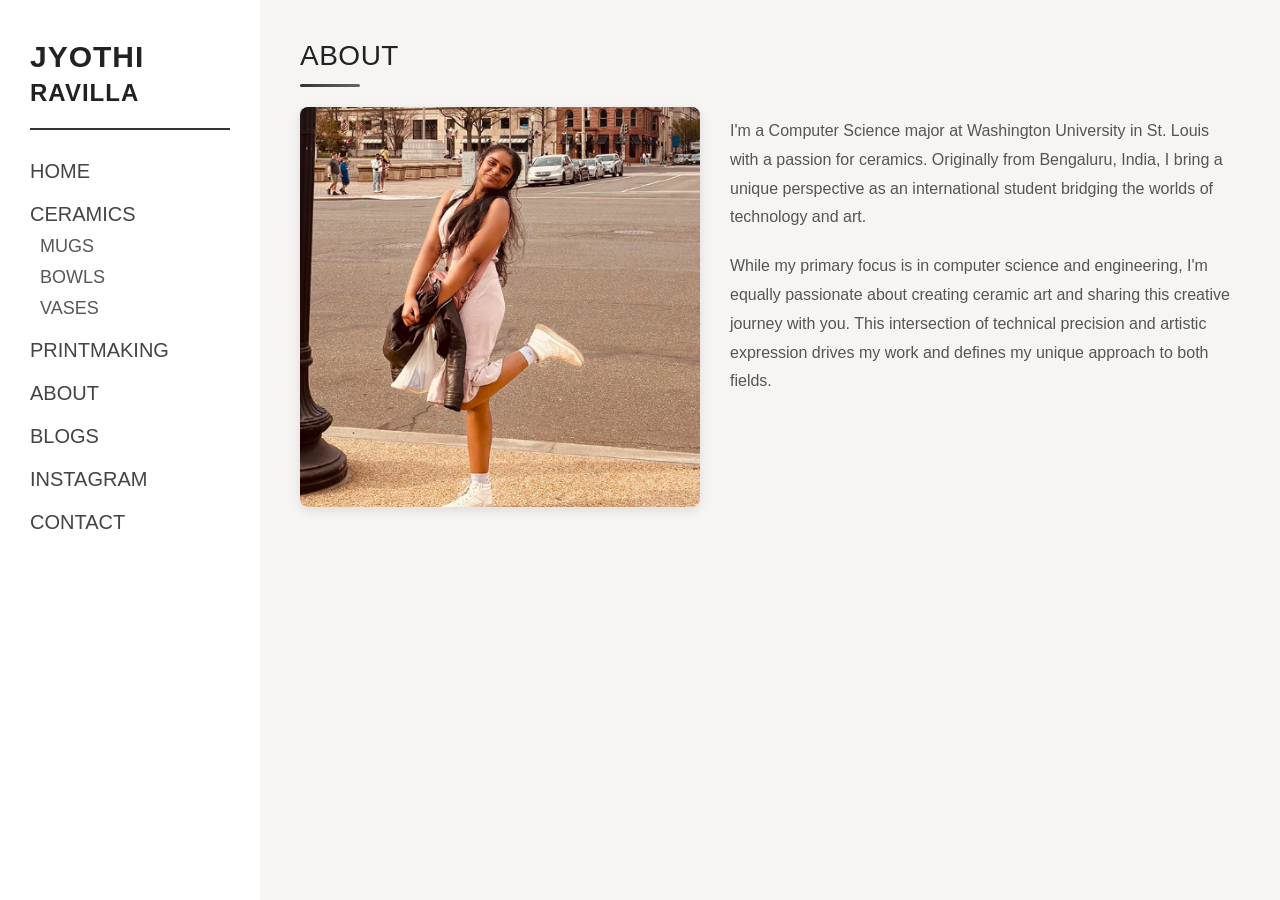
<file: ceramics/about.html>
<!DOCTYPE html>
<html lang="en">
<head>
    <meta charset="UTF-8" />
    <meta name="viewport" content="width=device-width, initial-scale=1.0" />
    <title>About - Jyothi Ravilla</title>
    <link rel="stylesheet" href="style.css?v=20260124" />
</head>
<body>

    <div class="layout">
        <!-- Hamburger Menu -->
        <button class="hamburger" onclick="toggleMenu()">
            <span></span>
            <span></span>
            <span></span>
        </button>

        <!-- LEFT NAV -->
        <aside class="sidebar" id="sidebar">
            <h1>JYOTHI<br><span>RAVILLA</span></h1>

            <nav>
                <span class="nav-toggle" onclick="navigateTo('main.html')">Home</span>

                <div class="nav-group" id="ceramicsMenu">
                    <span class="nav-toggle" onclick="toggleCeramics()">Ceramics</span>
                    <a href="mugs.html" class="ceramic-link">Mugs</a>
                    <a href="bowls.html" class="ceramic-link">Bowls</a>
                    <a href="vases.html" class="ceramic-link">Vases</a>
                </div>

                <span class="nav-toggle" onclick="navigateTo('printmaking.html')">Printmaking</span>
                <span class="nav-toggle" onclick="navigateTo('about.html')">About</span>
                <span class="nav-toggle" onclick="navigateTo('blogs.html')">Blogs</span>
                <span class="nav-toggle" onclick="navigateTo('https://instagram.com', true)">Instagram</span>
                <span class="nav-toggle" onclick="navigateTo('contact.html')">Contact</span>
            </nav>
        </aside>

        <!-- RIGHT CONTENT -->
        <main class="content">
            <h2>ABOUT</h2>
            
            <div class="about-section">
                <img src="images/other/myself.png" alt="Nagajyothi Ravilla" class="about-image">
                <div class="about-text">
                    <p>I'm a Computer Science major at Washington University in St. Louis with a passion for ceramics. Originally from Bengaluru, India, I bring a unique perspective as an international student bridging the worlds of technology and art.</p>
                    <p>While my primary focus is in computer science and engineering, I'm equally passionate about creating ceramic art and sharing this creative journey with you. This intersection of technical precision and artistic expression drives my work and defines my unique approach to both fields.</p>
                </div>
            </div>
        </main>

    </div>

    <script>
        function toggleMenu() {
            const hamburger = document.querySelector('.hamburger');
            const sidebar = document.getElementById('sidebar');
            hamburger.classList.toggle('active');
            sidebar.classList.toggle('active');
            document.body.classList.toggle('menu-open');
        }

        function closeMobileMenu() {
            const hamburger = document.querySelector('.hamburger');
            const sidebar = document.getElementById('sidebar');
            hamburger.classList.remove('active');
            sidebar.classList.remove('active');
            document.body.classList.remove('menu-open');
        }

        function toggleCeramics() {
            const menu = document.getElementById('ceramicsMenu');
            const links = menu.querySelectorAll('.ceramic-link');
            links.forEach(link => link.classList.toggle('hidden'));
        }

        function navigateTo(url, newTab = false) {
            closeMobileMenu();
            if (newTab) {
                window.open(url, '_blank');
            } else {
                window.location.href = url;
            }
        }
    </script>
</body>
</html>
</file>
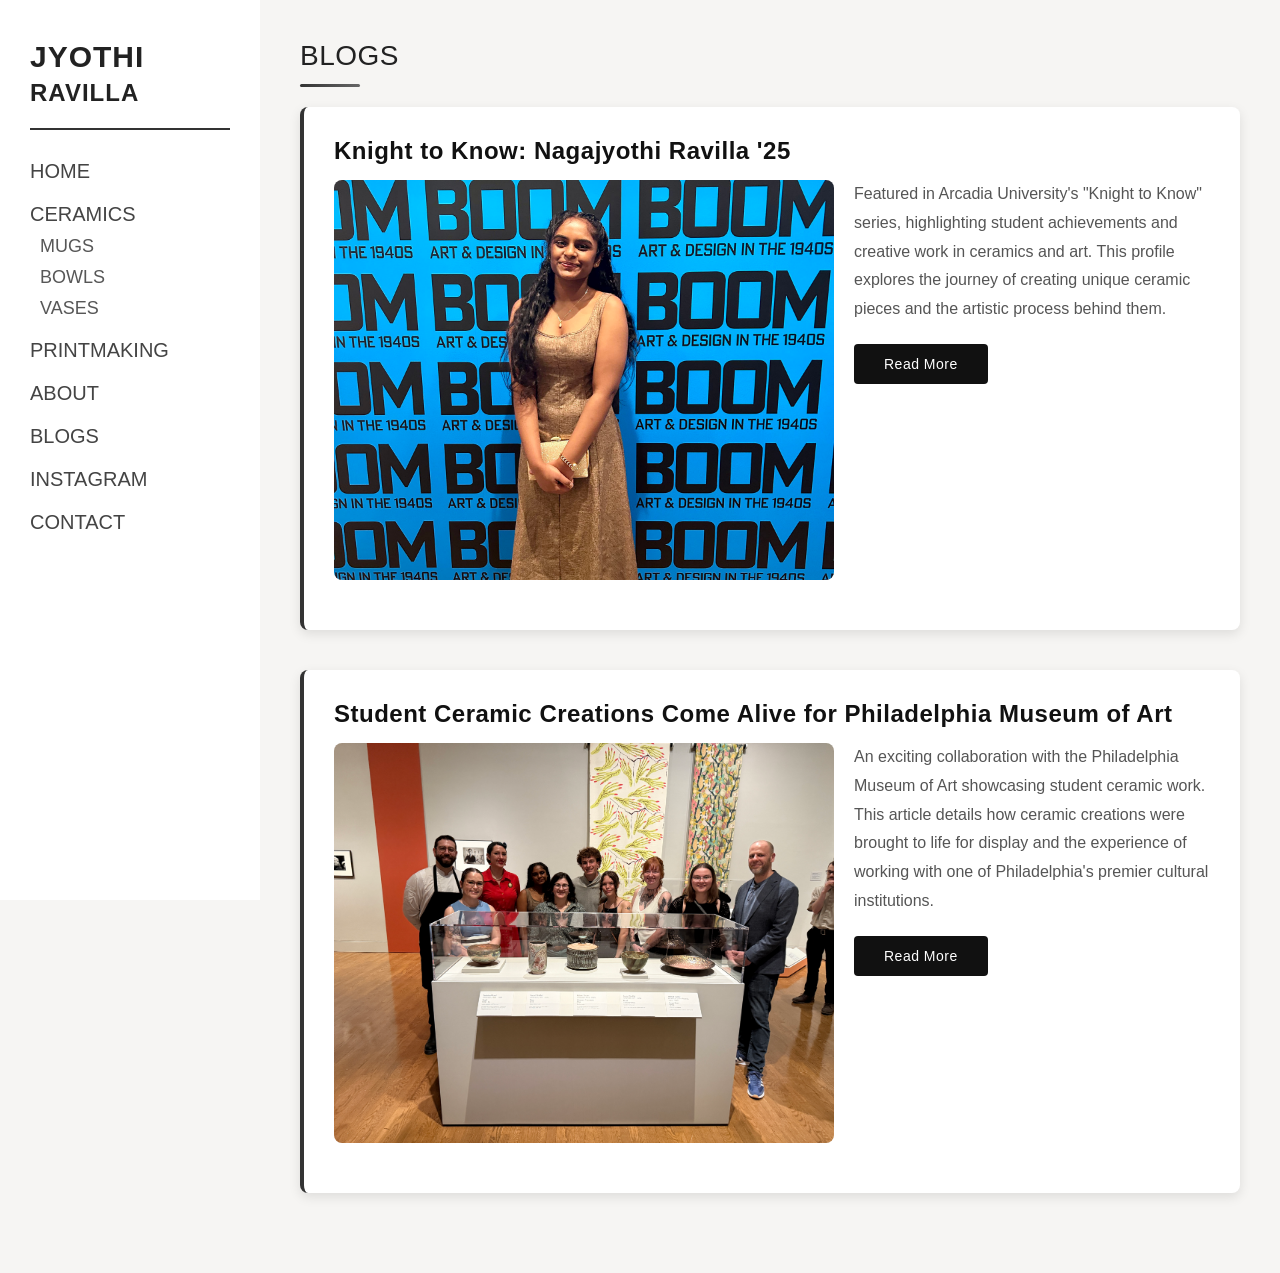
<file: ceramics/blogs.html>
<!DOCTYPE html>
<html lang="en">
<head>
    <meta charset="UTF-8" />
    <meta name="viewport" content="width=device-width, initial-scale=1.0" />
    <title>Blogs - Jyothi Ravilla</title>
    <link rel="stylesheet" href="style.css?v=20260124" />
</head>
<body>

    <div class="layout">
        <!-- Hamburger Menu -->
        <button class="hamburger" onclick="toggleMenu()">
            <span></span>
            <span></span>
            <span></span>
        </button>

        <!-- LEFT NAV -->
        <aside class="sidebar" id="sidebar">
            <h1>JYOTHI<br><span>RAVILLA</span></h1>

            <nav>
                <span class="nav-toggle" onclick="navigateTo('main.html')">Home</span>

                <div class="nav-group" id="ceramicsMenu">
                    <span class="nav-toggle" onclick="toggleCeramics()">Ceramics</span>
                    <a href="mugs.html" class="ceramic-link">Mugs</a>
                    <a href="bowls.html" class="ceramic-link">Bowls</a>
                    <a href="vases.html" class="ceramic-link">Vases</a>
                </div>

                <span class="nav-toggle" onclick="navigateTo('printmaking.html')">Printmaking</span>
                <span class="nav-toggle" onclick="navigateTo('about.html')">About</span>
                <span class="nav-toggle" onclick="navigateTo('blogs.html')">Blogs</span>
                <span class="nav-toggle" onclick="navigateTo('https://www.instagram.com/jyothi_ceramics/', true)">Instagram</span>
                <span class="nav-toggle" onclick="navigateTo('contact.html')">Contact</span>
            </nav>
        </aside>

        <!-- RIGHT CONTENT -->
        <main class="content">
            <h2>BLOGS</h2>
            
            <!-- Blog Article 1 -->
            <div class="blog-article">
                <h3>Knight to Know: Nagajyothi Ravilla '25</h3>
                <img src="images/other/knight.jpg" alt="Nagajyothi Ravilla feature">
                <p>Featured in Arcadia University's "Knight to Know" series, highlighting student achievements and creative work in ceramics and art. This profile explores the journey of creating unique ceramic pieces and the artistic process behind them.</p>
                <a href="https://www.arcadia.edu/news/knight-to-know-nagajyothi-ravilla-25/" target="_blank" class="read-button">Read More</a>
            </div>

            <!-- Blog Article 2 -->
            <div class="blog-article">
                <h3>Student Ceramic Creations Come Alive for Philadelphia Museum of Art</h3>
                <img src="images/other/pma.JPG" alt="Ceramic creations for PMA">
                <p>An exciting collaboration with the Philadelphia Museum of Art showcasing student ceramic work. This article details how ceramic creations were brought to life for display and the experience of working with one of Philadelphia's premier cultural institutions.</p>
                <a href="https://www.arcadia.edu/news/student-ceramic-creations-come-alive-for-philadelphia-museum-of-art/" target="_blank" class="read-button">Read More</a>
            </div>
        </main>

    </div>

    <script>
        function toggleMenu() {
            const hamburger = document.querySelector('.hamburger');
            const sidebar = document.getElementById('sidebar');
            hamburger.classList.toggle('active');
            sidebar.classList.toggle('active');
            document.body.classList.toggle('menu-open');
        }

        function closeMobileMenu() {
            const hamburger = document.querySelector('.hamburger');
            const sidebar = document.getElementById('sidebar');
            hamburger.classList.remove('active');
            sidebar.classList.remove('active');
            document.body.classList.remove('menu-open');
        }

        function toggleCeramics() {
            const menu = document.getElementById('ceramicsMenu');
            const links = menu.querySelectorAll('.ceramic-link');
            links.forEach(link => link.classList.toggle('hidden'));
        }

        function navigateTo(url, newTab = false) {
            closeMobileMenu();
            if (newTab) {
                window.open(url, '_blank');
            } else {
                window.location.href = url;
            }
        }
    </script>
</body>
</html>
</file>
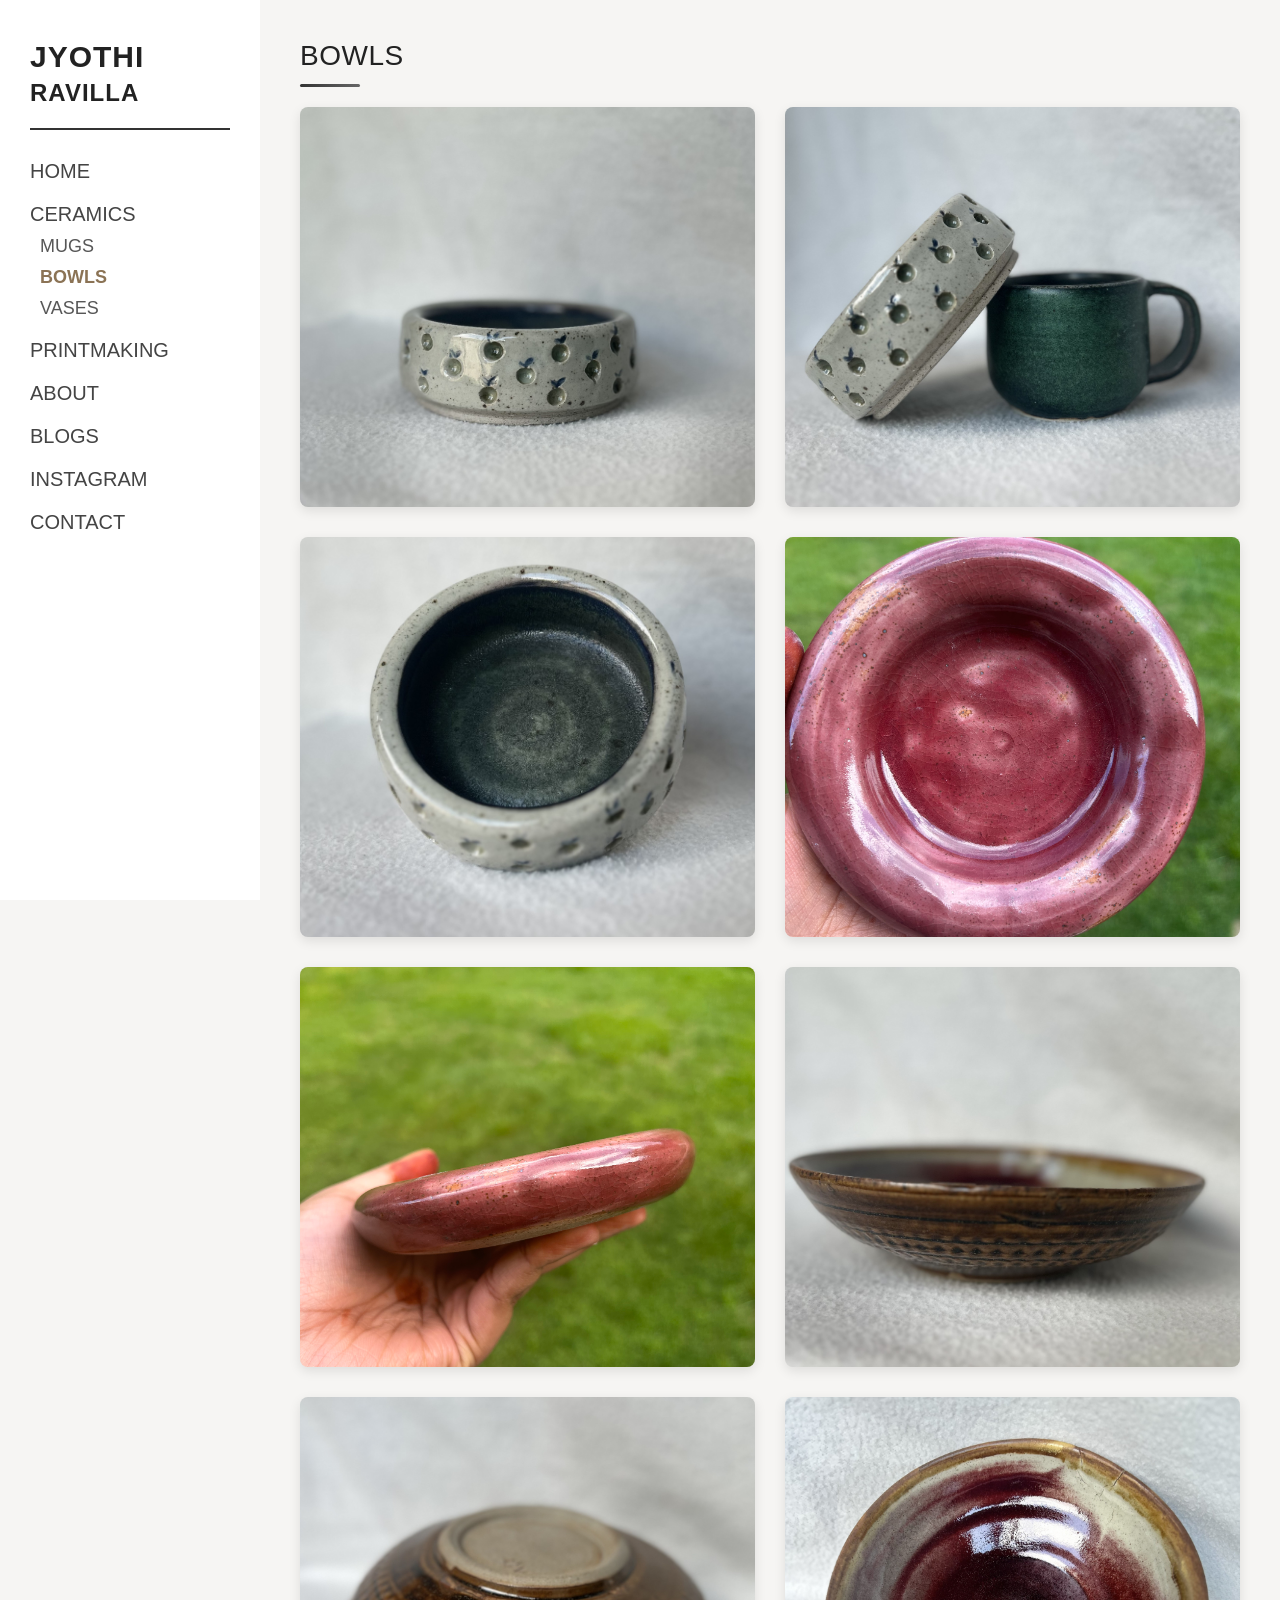
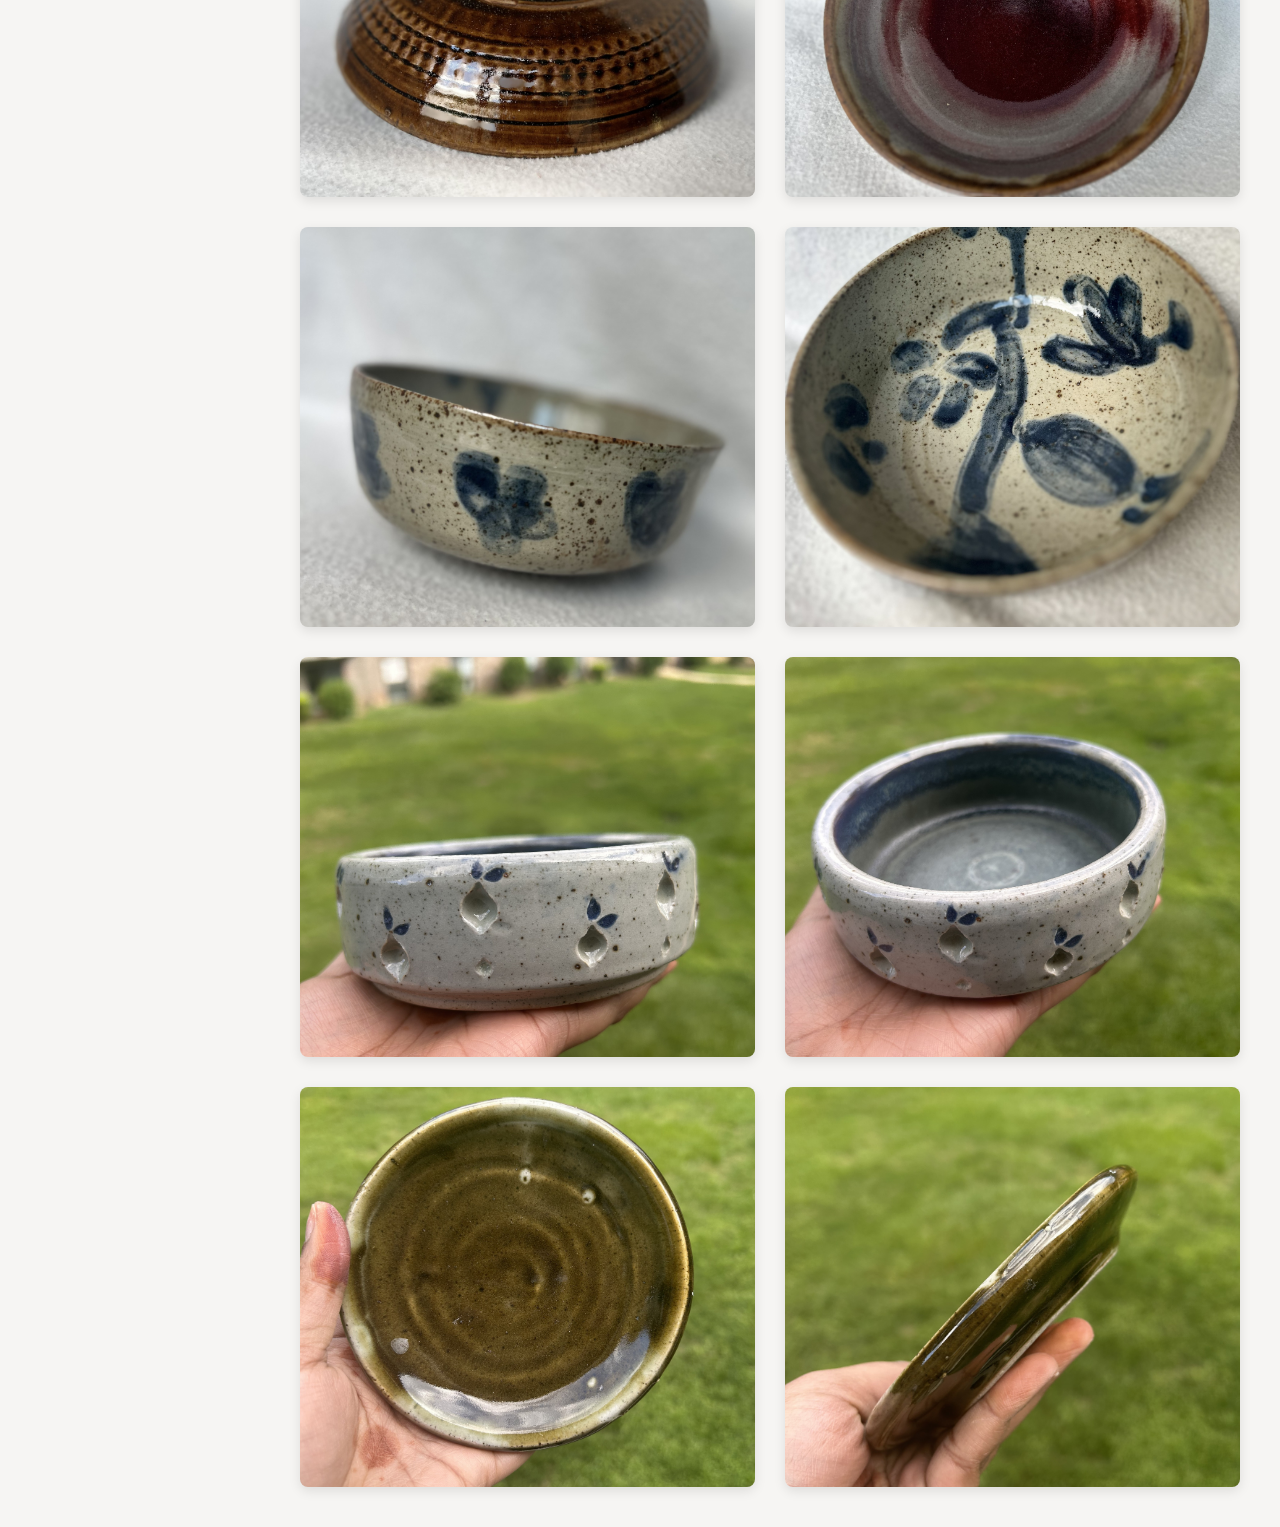
<file: ceramics/bowls.html>
<!DOCTYPE html>
<html lang="en">
<head>
    <meta charset="UTF-8" />
    <meta name="viewport" content="width=device-width, initial-scale=1.0" />
    <title>Jyothi Ravilla</title>
    <link rel="stylesheet" href="style.css?v=20260124" />
</head>
<body>

    <div class="layout">
        <!-- Hamburger Menu -->
        <button class="hamburger" onclick="toggleMenu()">
            <span></span>
            <span></span>
            <span></span>
        </button>

        <!-- LEFT NAV -->
        <aside class="sidebar" id="sidebar">
            <h1>JYOTHI<br><span>RAVILLA</span></h1>

            <nav>
                <span class="nav-toggle" onclick="navigateTo('main.html')">Home</span>

                <div class="nav-group" id="ceramicsMenu">
                    <span class="nav-toggle" onclick="toggleCeramics()">Ceramics</span>
                    <a href="mugs.html" class="ceramic-link">Mugs</a>
                    <a href="bowls.html" class="ceramic-link active">Bowls</a>
                    <a href="vases.html" class="ceramic-link">Vases</a>
                </div>

                <span class="nav-toggle" onclick="navigateTo('printmaking.html')">Printmaking</span>
                <span class="nav-toggle" onclick="navigateTo('about.html')">About</span>
                <span class="nav-toggle" onclick="navigateTo('blogs.html')">Blogs</span>
                <span class="nav-toggle" onclick="navigateTo('https://www.instagram.com/jyothi_ceramics/', true)">Instagram</span>
                <span class="nav-toggle" onclick="navigateTo('contact.html')">Contact</span>
            </nav>
        </aside>

        <!-- RIGHT CONTENT -->
        <main class="content">
            <h2>BOWLS</h2>
            <div class="image-grid">
                <img src="images/bowls/applebowl.jpg" alt="applebowl">
                <img src="images/bowls/applebowlgreenmug.jpg" alt="applebowlgreenmug">
                <img src="images/bowls/applebowlinside.jpg" alt="applebowlinside">
                <img src="images/bowls/bubblebowl.jpg" alt="bubblebowl">
                <img src="images/bowls/bubblebowl2.jpg" alt="bubblebowl2">
                <img src="images/bowls/crackbowl.jpg" alt="crackbowl">
                <img src="images/bowls/crackbowlback.jpg" alt="crackbowlback">
                <img src="images/bowls/crackbowlinside.jpg" alt="crackbowlinside">
                <img src="images/bowls/leafbowl.jpg" alt="leafbowl">
                <img src="images/bowls/leafbowlinside.jpg" alt="leafbowlinside">
                <img src="images/bowls/lemonbowl.jpg" alt="lemonbowl">
                <img src="images/bowls/lemonbowlinside.jpg" alt="lemonbowlinside">
                <img src="images/bowls/plainplate1.jpg" alt="plainplate1">
                <img src="images/bowls/plate2.jpg" alt="plate2">
            </div>
        </main>

    </div>

    <script>
        function toggleMenu() {
            const hamburger = document.querySelector('.hamburger');
            const sidebar = document.getElementById('sidebar');
            hamburger.classList.toggle('active');
            sidebar.classList.toggle('active');
            document.body.classList.toggle('menu-open');
        }

        function closeMobileMenu() {
            const hamburger = document.querySelector('.hamburger');
            const sidebar = document.getElementById('sidebar');
            hamburger.classList.remove('active');
            sidebar.classList.remove('active');
            document.body.classList.remove('menu-open');
        }

        function toggleCeramics() {
            const menu = document.getElementById('ceramicsMenu');
            const links = menu.querySelectorAll('.ceramic-link');
            links.forEach(link => link.classList.toggle('hidden'));
        }

        function navigateTo(url, newTab = false) {
            closeMobileMenu();
            if (newTab) {
                window.open(url, '_blank');
            } else {
                window.location.href = url;
            }
        }
    </script>
</body>
</html>
</file>
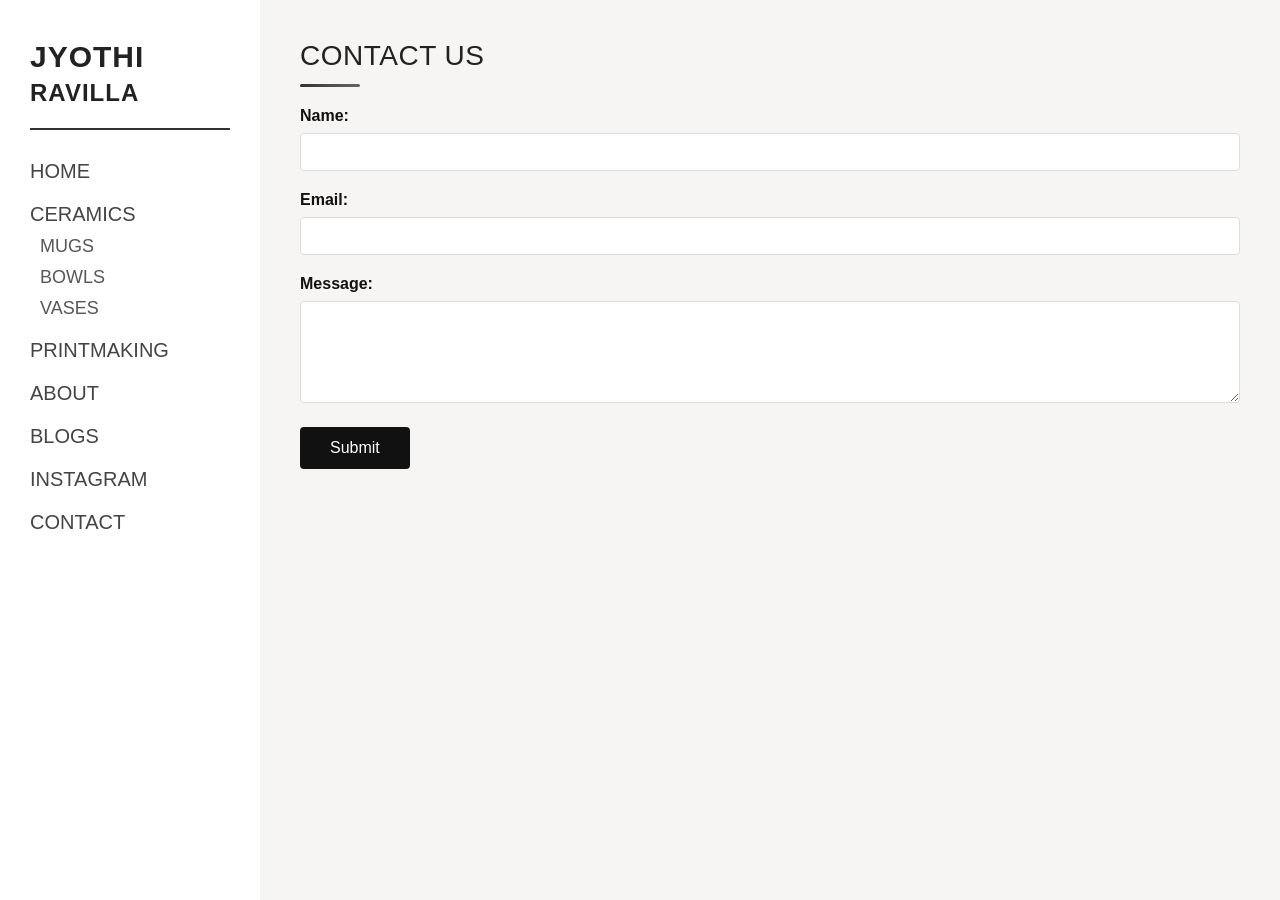
<file: ceramics/contact.html>
<!DOCTYPE html>
<html lang="en">
<head>
    <meta charset="UTF-8" />
    <meta name="viewport" content="width=device-width, initial-scale=1.0" />
    <title>Contact - Jyothi Ceramics</title>
    <link rel="stylesheet" href="style.css?v=20260124" />
</head>
<body>

    <div class="layout">
        <!-- Hamburger Menu -->
        <button class="hamburger" onclick="toggleMenu()">
            <span></span>
            <span></span>
            <span></span>
        </button>

        <!-- LEFT NAV -->
        <aside class="sidebar" id="sidebar">
            <h1>JYOTHI<br><span>RAVILLA</span></h1>

            <nav>
                <span class="nav-toggle" onclick="navigateTo('main.html')">Home</span>

                <div class="nav-group" id="ceramicsMenu">
                    <span class="nav-toggle" onclick="toggleCeramics()">Ceramics</span>
                    <a href="mugs.html" class="ceramic-link">Mugs</a>
                    <a href="bowls.html" class="ceramic-link">Bowls</a>
                    <a href="vases.html" class="ceramic-link">Vases</a>
                </div>

                <span class="nav-toggle" onclick="navigateTo('printmaking.html')">Printmaking</span>
                <span class="nav-toggle" onclick="navigateTo('about.html')">About</span>
                <span class="nav-toggle" onclick="navigateTo('blogs.html')">Blogs</span>
                <span class="nav-toggle" onclick="navigateTo('https://instagram.com', true)">Instagram</span>
                <span class="nav-toggle" onclick="navigateTo('contact.html')">Contact</span>
            </nav>
        </aside>

        <!-- RIGHT CONTENT -->
        <main class="content">
            <h2>CONTACT US</h2>
            <form>
                <div class="form-group">
                    <label for="name">Name:</label>
                    <input type="text" id="name" name="name" required>
                </div>

                <div class="form-group">
                    <label for="email">Email:</label>
                    <input type="email" id="email" name="email" required>
                </div>

                <div class="form-group">
                    <label for="message">Message:</label>
                    <textarea id="message" name="message" rows="5" required></textarea>
                </div>

                <button type="submit" class="submit-btn">Submit</button>
            </form>
        </main>

    </div>

    <script>
        function toggleMenu() {
            const hamburger = document.querySelector('.hamburger');
            const sidebar = document.getElementById('sidebar');
            hamburger.classList.toggle('active');
            sidebar.classList.toggle('active');
            document.body.classList.toggle('menu-open');
        }

        function closeMobileMenu() {
            const hamburger = document.querySelector('.hamburger');
            const sidebar = document.getElementById('sidebar');
            hamburger.classList.remove('active');
            sidebar.classList.remove('active');
            document.body.classList.remove('menu-open');
        }

        function toggleCeramics() {
            const menu = document.getElementById('ceramicsMenu');
            const links = menu.querySelectorAll('.ceramic-link');
            links.forEach(link => link.classList.toggle('hidden'));
        }

        function navigateTo(url, newTab = false) {
            closeMobileMenu();
            if (newTab) {
                window.open(url, '_blank');
            } else {
                window.location.href = url;
            }
        }
    </script>
</body>
</html>
</file>
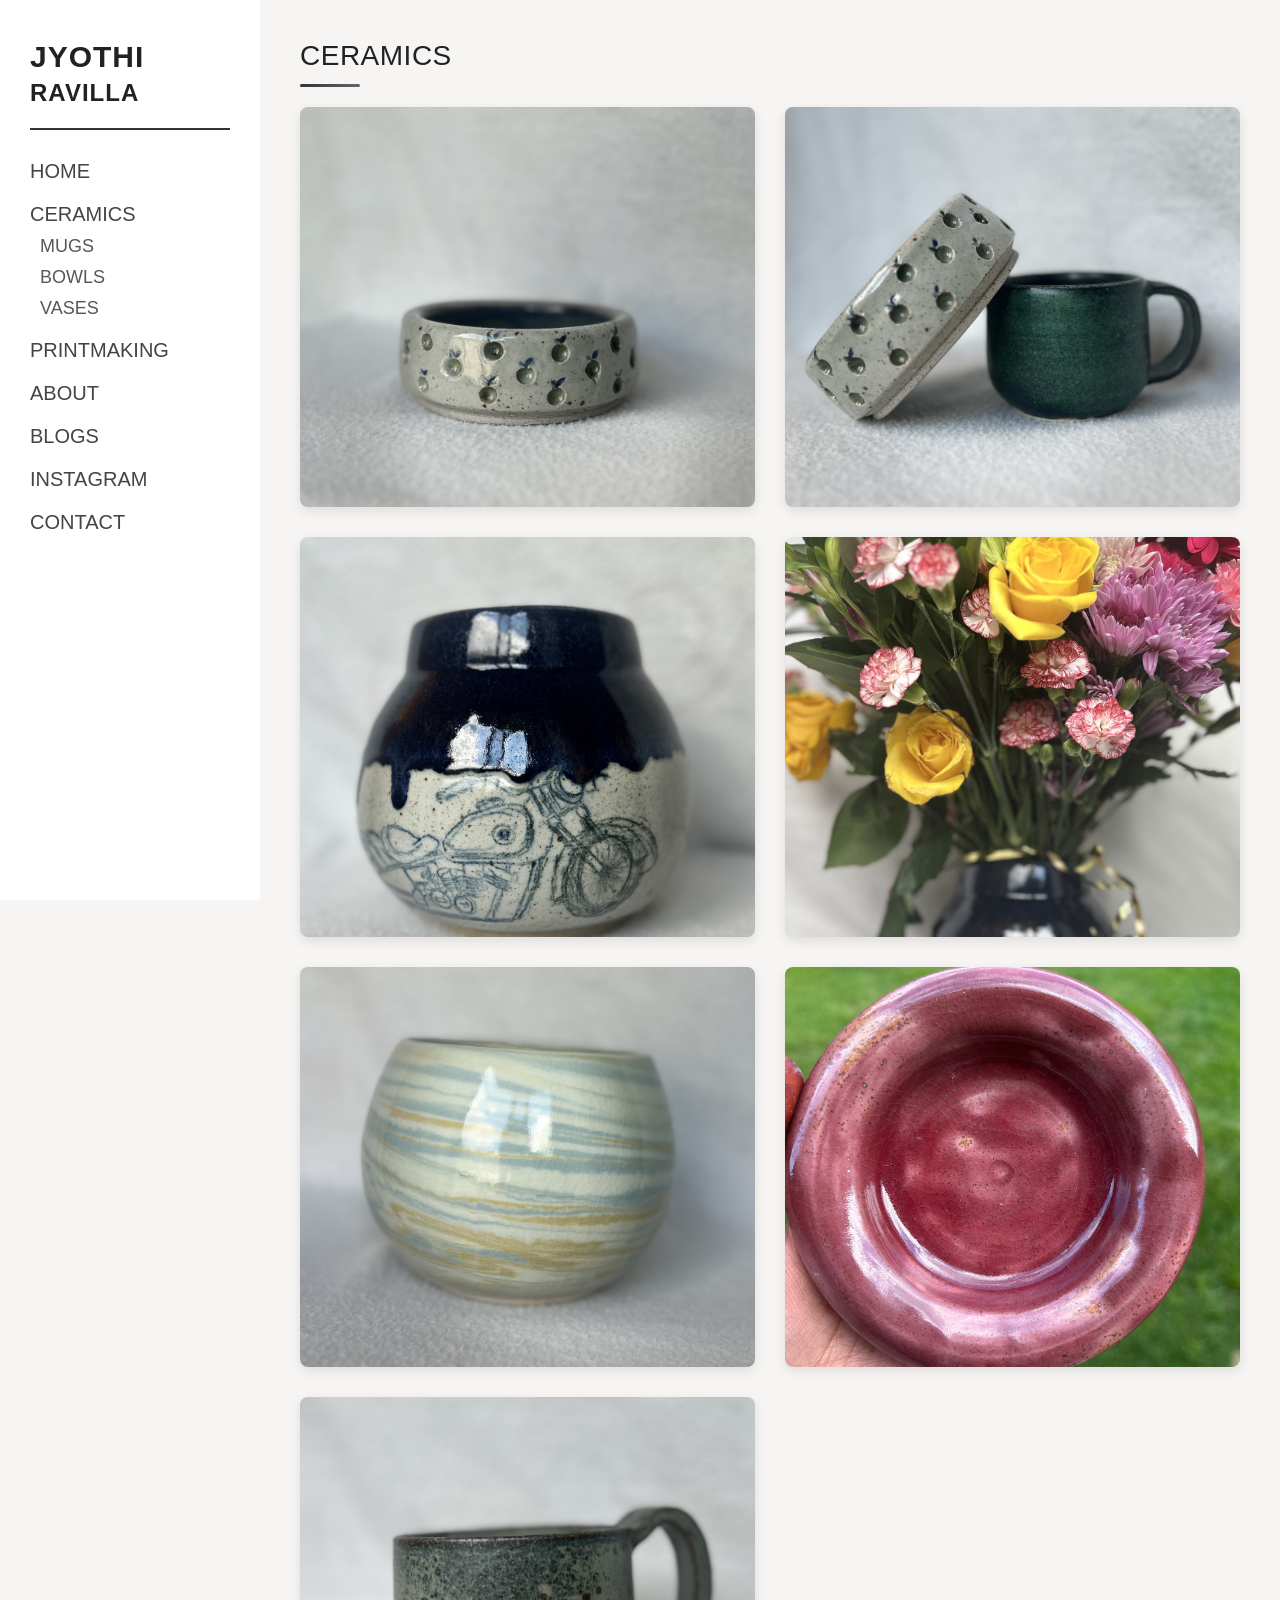
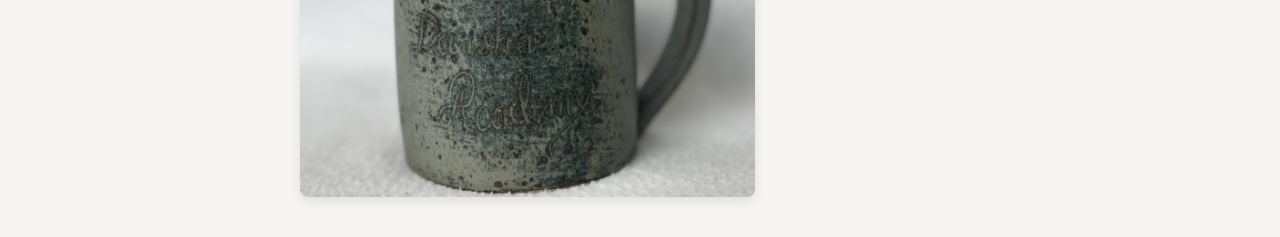
<file: ceramics/main.html>
<!DOCTYPE html>
<html lang="en">
<head>
    <meta charset="UTF-8" />
    <meta name="viewport" content="width=device-width, initial-scale=1.0" />
    <title>Jyothi Ravilla</title>
    <link rel="stylesheet" href="style.css?v=20260124" />
</head>
<body>

    <div class="layout">
        <!-- Hamburger Menu -->
        <button class="hamburger" onclick="toggleMenu()">
            <span></span>
            <span></span>
            <span></span>
        </button>

        <!-- LEFT NAV -->
        <aside class="sidebar" id="sidebar">
            <h1>JYOTHI<br><span>RAVILLA</span></h1>

            <nav>
                <span class="nav-toggle" onclick="navigateTo('index.html')">Home</span>

                <div class="nav-group" id="ceramicsMenu">
                    <span class="nav-toggle" onclick="toggleCeramics()">Ceramics</span>
                    <a href="mugs.html" class="ceramic-link">Mugs</a>
                    <a href="bowls.html" class="ceramic-link">Bowls</a>
                    <a href="vases.html" class="ceramic-link">Vases</a>
                </div>

                <span class="nav-toggle" onclick="navigateTo('printmaking.html')">Printmaking</span>
                <span class="nav-toggle" onclick="navigateTo('about.html')">About</span>
                <span class="nav-toggle" onclick="navigateTo('blogs.html')">Blogs</span>
                <span class="nav-toggle" onclick="navigateTo('https://instagram.com', true)">Instagram</span>
                <span class="nav-toggle" onclick="navigateTo('contact.html')">Contact</span>
            </nav>
        </aside>

        <!-- RIGHT CONTENT -->
        <main class="content">
             <h2>Ceramics</h2>
            <div class="image-grid">
              <img src="images/bowls/applebowl.jpg" alt="applebowl">
                <img src="images/bowls/applebowlgreenmug.jpg" alt="applebowlgreenmug">
                 <img src="images/vases/bikevaseCopy.JPG" alt="bikevaseCopy">
                <img src="images/vases/bikevaseflowers.jpg" alt="bikevaseflowers">
                <img src="images/vases/masonvase.jpg" alt="masonvase">
                <img src="images/bowls/bubblebowl.jpg" alt="bubblebowl">
                <img src="images/mugs/darsha.jpg" alt="darsha">

            </div>
        </main>

    </div>

    <script>
        function toggleMenu() {
            const hamburger = document.querySelector('.hamburger');
            const sidebar = document.getElementById('sidebar');
            hamburger.classList.toggle('active');
            sidebar.classList.toggle('active');
            document.body.classList.toggle('menu-open');
        }

        function closeMobileMenu() {
            const hamburger = document.querySelector('.hamburger');
            const sidebar = document.getElementById('sidebar');
            hamburger.classList.remove('active');
            sidebar.classList.remove('active');
            document.body.classList.remove('menu-open');
        }

        function toggleCeramics() {
            const menu = document.getElementById('ceramicsMenu');
            const links = menu.querySelectorAll('.ceramic-link');
            links.forEach(link => link.classList.toggle('hidden'));
        }

        function navigateTo(url, newTab = false) {
            closeMobileMenu();
            if (newTab) {
                window.open(url, '_blank');
            } else {
                window.location.href = url;
            }
        }
    </script>
</body>
</html>
</file>
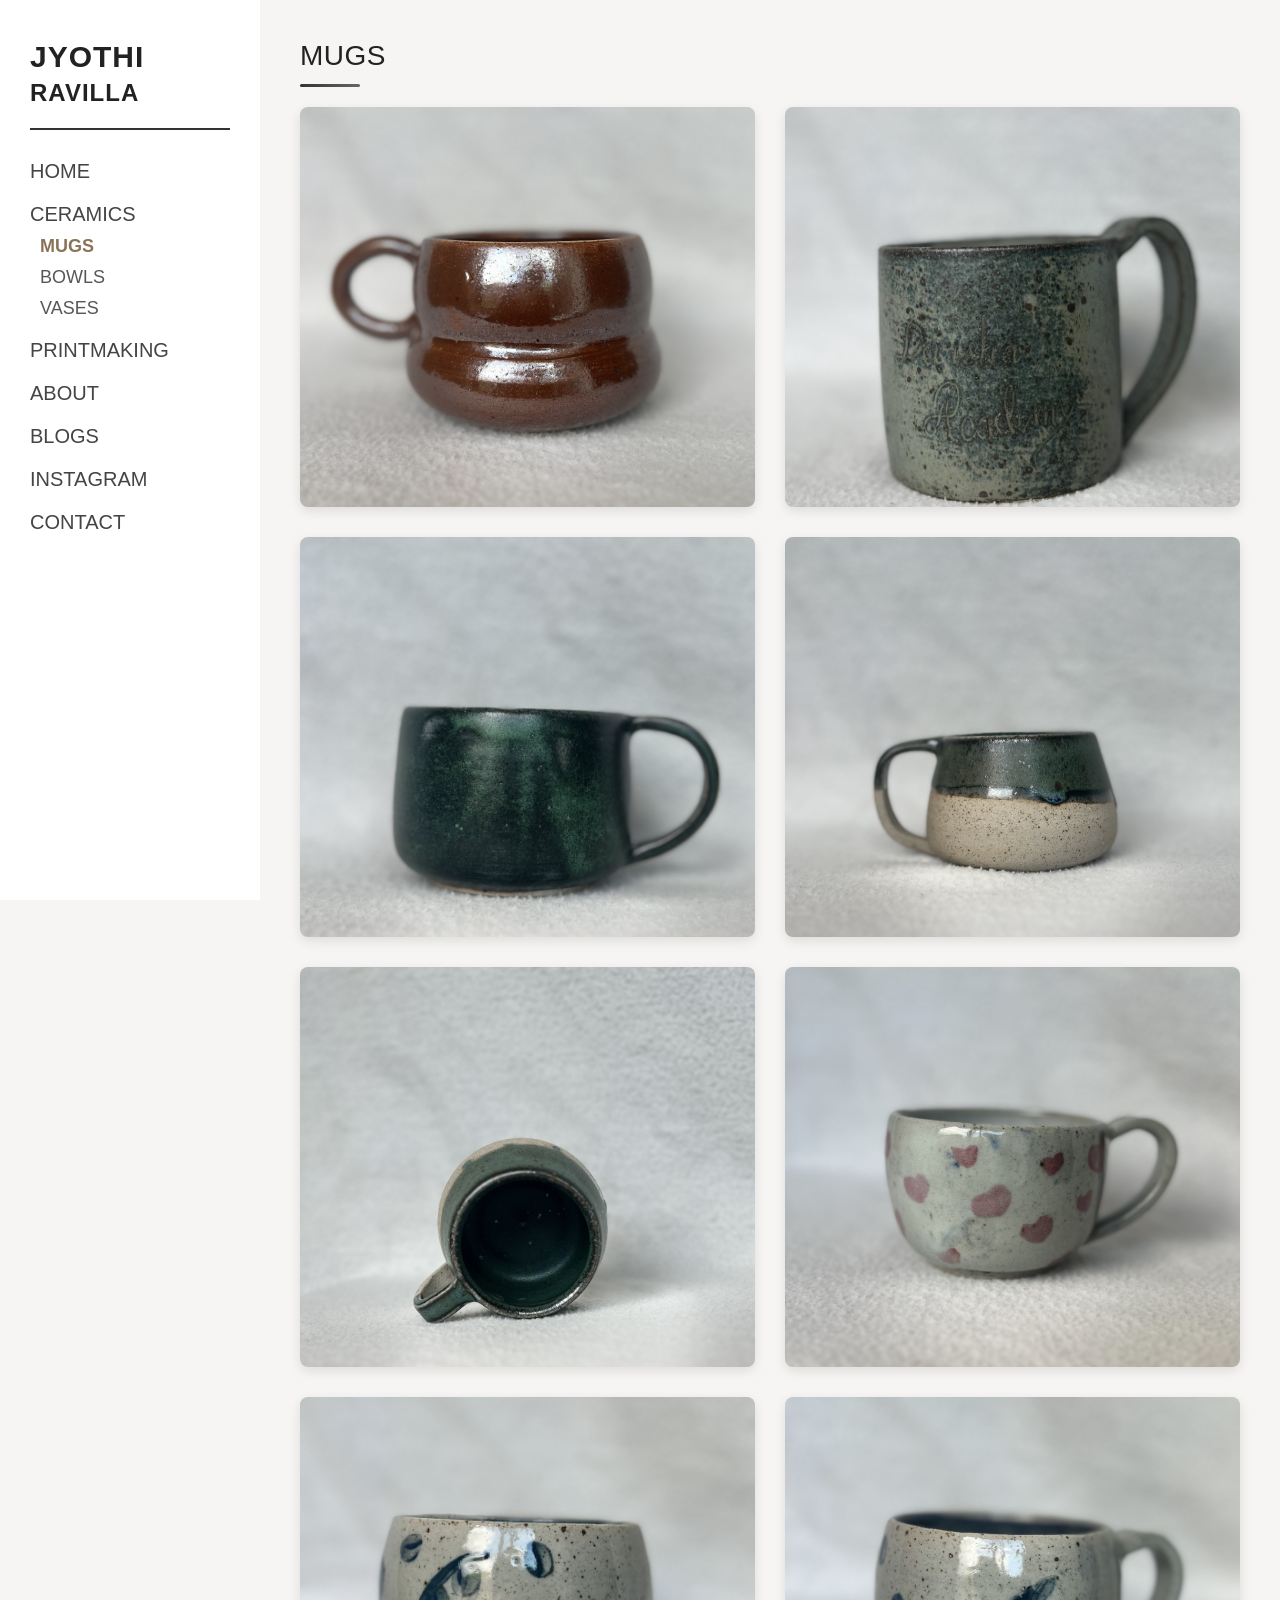
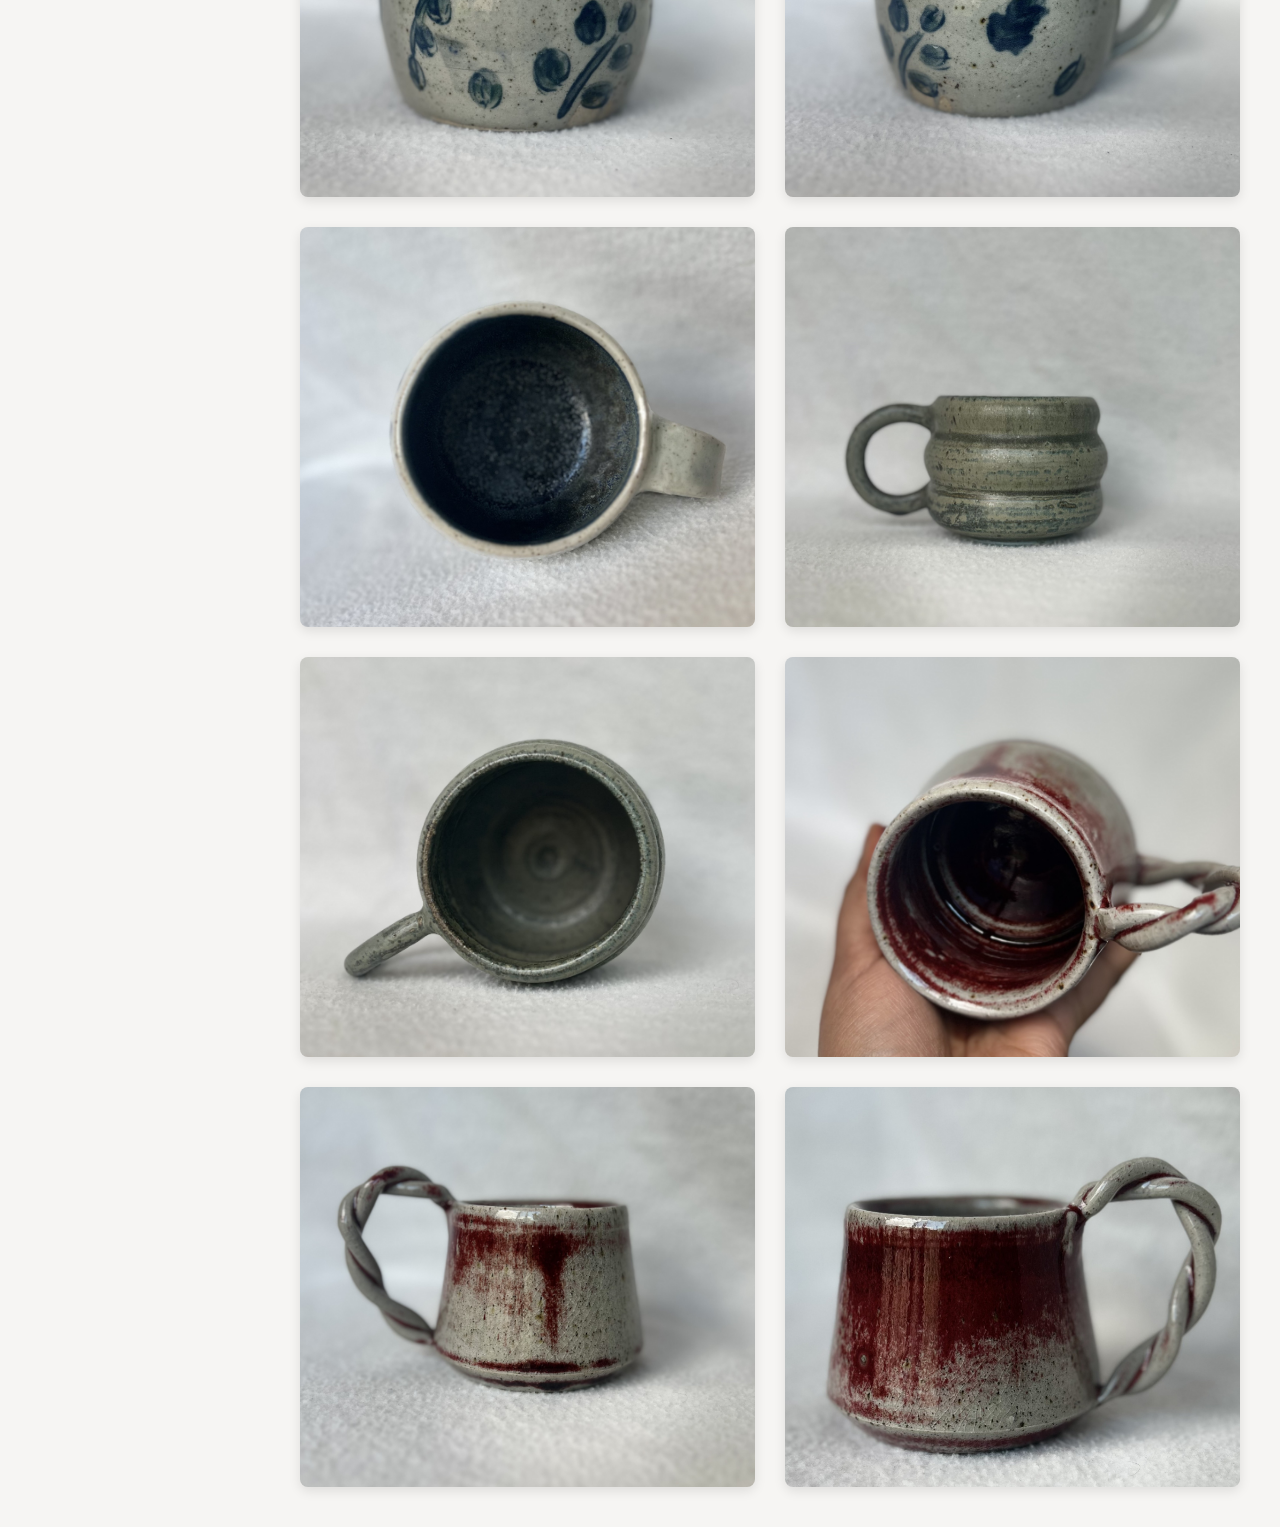
<file: ceramics/mugs.html>
<!DOCTYPE html>
<html lang="en">
<head>
    <meta charset="UTF-8" />
    <meta name="viewport" content="width=device-width, initial-scale=1.0" />
    <title>Jyothi Ravilla</title>
    <link rel="stylesheet" href="style.css?v=20260124" />
</head>
<body>

    <div class="layout">
        <!-- Hamburger Menu -->
        <button class="hamburger" onclick="toggleMenu()">
            <span></span>
            <span></span>
            <span></span>
        </button>

        <!-- LEFT NAV -->
        <aside class="sidebar" id="sidebar">
            <h1>JYOTHI<br><span>RAVILLA</span></h1>

            <nav>
                <span class="nav-toggle" onclick="navigateTo('main.html')">Home</span>

                <div class="nav-group" id="ceramicsMenu">
                    <span class="nav-toggle" onclick="toggleCeramics()">Ceramics</span>
                    <a href="mugs.html" class="ceramic-link active">Mugs</a>
                    <a href="bowls.html" class="ceramic-link">Bowls</a>
                    <a href="vases.html" class="ceramic-link">Vases</a>
                </div>

                <span class="nav-toggle" onclick="navigateTo('printmaking.html')">Printmaking</span>
                <span class="nav-toggle" onclick="navigateTo('about.html')">About</span>
                <span class="nav-toggle" onclick="navigateTo('blogs.html')">Blogs</span>
                <span class="nav-toggle" onclick="navigateTo('https://instagram.com', true)">Instagram</span>
                <span class="nav-toggle" onclick="navigateTo('contact.html')">Contact</span>
            </nav>
        </aside>

        <!-- RIGHT CONTENT -->
        <main class="content">
            <h2>MUGS</h2>
            <div class="image-grid">
                <img src="images/mugs/bubblemug.jpg" alt="bubblemug">
                <img src="images/mugs/darsha.jpg" alt="darsha">
                <img src="images/mugs/fullgreenmug.jpg" alt="fullgreenmug">
                <img src="images/mugs/halfgreen2.jpg" alt="halfgreen2">
                <img src="images/mugs/halfgreeninside.jpg" alt="halfgreeninside">
                <img src="images/mugs/heartmug.jpg" alt="heartmug">
                <img src="images/mugs/leafmug.jpg" alt="leafmug">
                <img src="images/mugs/leafmug2.jpg" alt="leafmug2">
                <img src="images/mugs/leafmuginside.jpg" alt="leafmuginside">
                <img src="images/mugs/lightbubblemug.jpg" alt="lightbubblemug">
                <img src="images/mugs/lightbubblemuginside.jpg" alt="lightbubblemuginside">
                <img src="images/mugs/spiralinside.jpg" alt="spiralinside">
                <img src="images/mugs/spiralmug1.jpg" alt="spiralmug1">
                <img src="images/mugs/spiralmug3.jpg" alt="spiralmug3">
            </div>
        </main>

    </div>

    <script>
        function toggleMenu() {
            const hamburger = document.querySelector('.hamburger');
            const sidebar = document.getElementById('sidebar');
            hamburger.classList.toggle('active');
            sidebar.classList.toggle('active');
            document.body.classList.toggle('menu-open');
        }

        function closeMobileMenu() {
            const hamburger = document.querySelector('.hamburger');
            const sidebar = document.getElementById('sidebar');
            hamburger.classList.remove('active');
            sidebar.classList.remove('active');
            document.body.classList.remove('menu-open');
        }

        function toggleCeramics() {
            const menu = document.getElementById('ceramicsMenu');
            const links = menu.querySelectorAll('.ceramic-link');
            links.forEach(link => link.classList.toggle('hidden'));
        }

        function navigateTo(url, newTab = false) {
            closeMobileMenu();
            if (newTab) {
                window.open(url, '_blank');
            } else {
                window.location.href = url;
            }
        }
    </script>
</body>
</html>
</file>
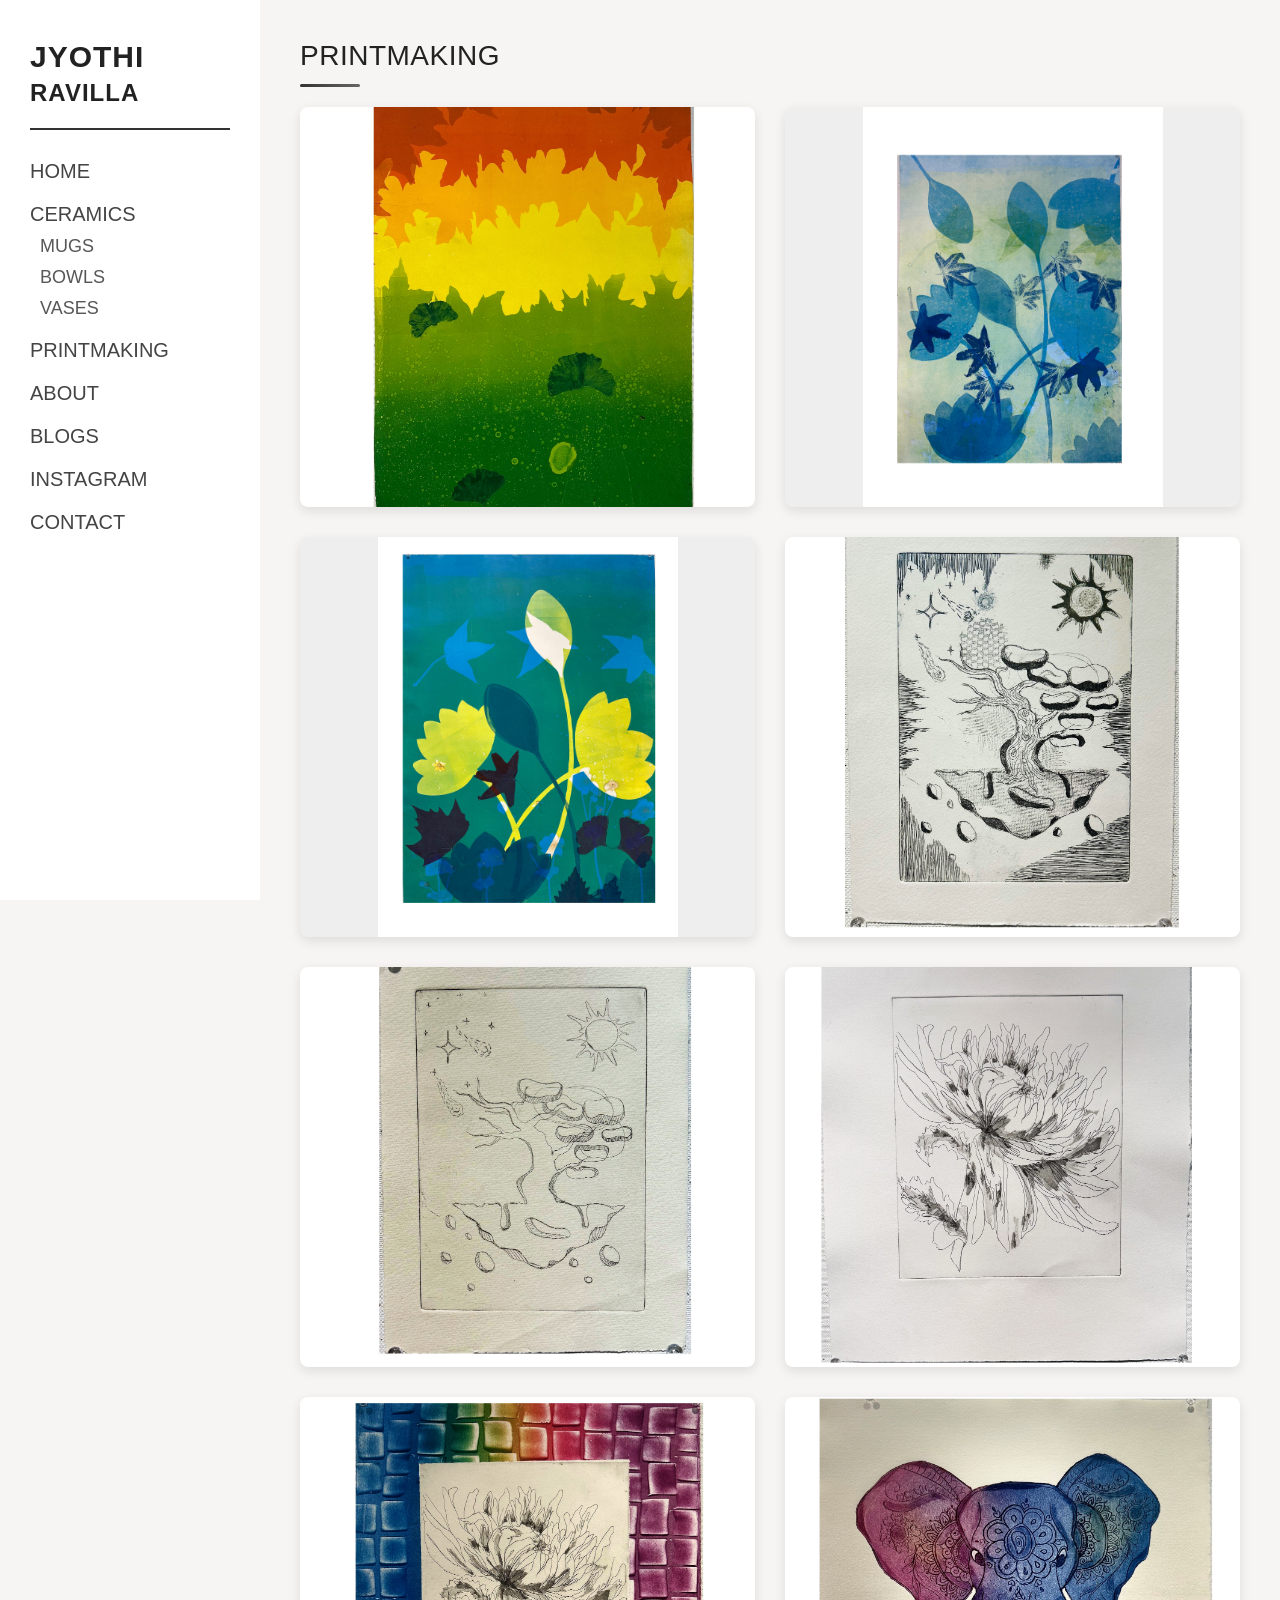
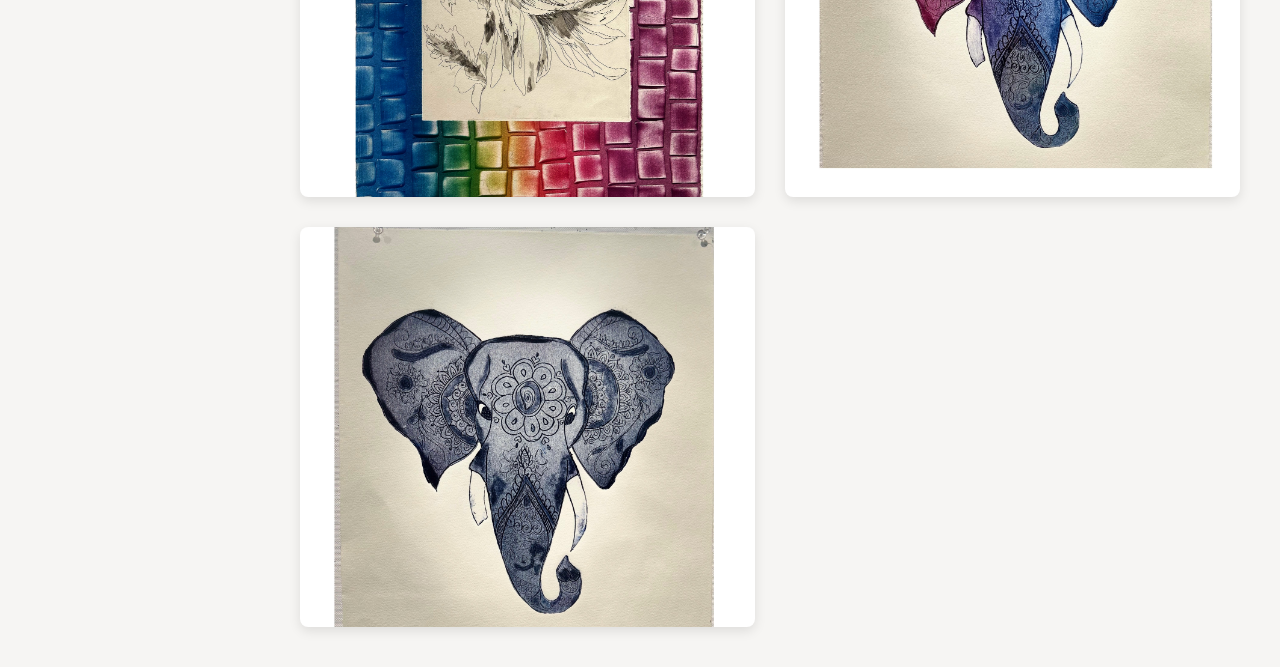
<file: ceramics/printmaking.html>
<!DOCTYPE html>
<html lang="en">
<head>
    <meta charset="UTF-8" />
    <meta name="viewport" content="width=device-width, initial-scale=1.0" />
    <title>Jyothi Ravilla</title>
    <link rel="stylesheet" href="style.css?v=20260124" />
</head>
<body>

    <div class="layout">
        <!-- Hamburger Menu -->
        <button class="hamburger" onclick="toggleMenu()">
            <span></span>
            <span></span>
            <span></span>
        </button>

        <!-- LEFT NAV -->
        <aside class="sidebar" id="sidebar">
            <h1>JYOTHI<br><span>RAVILLA</span></h1>

            <nav>
                <span class="nav-toggle" onclick="navigateTo('main.html')">Home</span>

                <div class="nav-group" id="ceramicsMenu">
                    <span class="nav-toggle" onclick="toggleCeramics()">Ceramics</span>
                    <a href="mugs.html" class="ceramic-link">Mugs</a>
                    <a href="bowls.html" class="ceramic-link">Bowls</a>
                    <a href="vases.html" class="ceramic-link">Vases</a>
                </div>

                <span class="nav-toggle" onclick="navigateTo('printmaking.html')">Printmaking</span>
                <span class="nav-toggle" onclick="navigateTo('about.html')">About</span>
                <span class="nav-toggle" onclick="navigateTo('blogs.html')">Blogs</span>
                <span class="nav-toggle" onclick="navigateTo('https://instagram.com', true)">Instagram</span>
                <span class="nav-toggle" onclick="navigateTo('contact.html')">Contact</span>
            </nav>
        </aside>

        <!-- RIGHT CONTENT -->
        <main class="content">
            <h2>PRINTMAKING</h2>
            <div class="image-grid"> 
                <img src="images/printmaking/Jyothi_ravilla_monotype1.jpg" alt="monotype1">
                <img src="images/printmaking/Jyothi_Ravilla_monotype2.jpg" alt="monotype2" class="full-image">
                <img src="images/printmaking/Jyothi_ravilla_monotype3.jpg" alt="monotype3" class="full-image">
                <img src="images/printmaking/Jyothi_ravilla_etching2.jpg" alt="etching2">
                <img src="images/printmaking/Jyothi_ravilla_etching4.jpg" alt="etching4">
                <img src="images/printmaking/Jyothi_ravilla_finalproject1.jpg" alt="finalproject1">
                <img src="images/printmaking/Jyothi_ravilla_finalproject2.jpg" alt="finalproject2">
                <img src="images/printmaking/Jyothi_Ravilla_Intaglio1.jpg" alt="Intaglio1">
                <img src="images/printmaking/Jyothi_Ravilla_Intaglio2.jpg" alt="Intaglio2">
               
            </div>
        </main>

    </div>

    <script>
        function toggleMenu() {
            const hamburger = document.querySelector('.hamburger');
            const sidebar = document.getElementById('sidebar');
            hamburger.classList.toggle('active');
            sidebar.classList.toggle('active');
            document.body.classList.toggle('menu-open');
        }

        function closeMobileMenu() {
            const hamburger = document.querySelector('.hamburger');
            const sidebar = document.getElementById('sidebar');
            hamburger.classList.remove('active');
            sidebar.classList.remove('active');
            document.body.classList.remove('menu-open');
        }

        function toggleCeramics() {
            const menu = document.getElementById('ceramicsMenu');
            const links = menu.querySelectorAll('.ceramic-link');
            links.forEach(link => link.classList.toggle('hidden'));
        }

        function navigateTo(url, newTab = false) {
            closeMobileMenu();
            if (newTab) {
                window.open(url, '_blank');
            } else {
                window.location.href = url;
            }
        }
    </script>
</body>
</html>
</file>
<file: style.css>
/* ============================================
   TOKENS
   ============================================ */
:root {
    --paper: #F6EEE3;
    --paper-alt: #EFE2D0;
    --ink: #2A1810;
    --ink-soft: #5B4638;
    --wine: #641E32;
    --wine-deep: #430F20;
    --copper: #B4763C;
    --copper-light: #D9A870;
    --tan-line: #D8C3A5;
    --font-display: "Playfair Display", "Georgia", serif;
    --font-body: "Work Sans", sans-serif;
    --ease: cubic-bezier(.22,.9,.32,1);
}

* {
    box-sizing: border-box;
}

html {
    scroll-behavior: smooth;
}

body {
    margin: 0;
    background: var(--paper);
    color: var(--ink);
    font-family: var(--font-body);
    font-size: 16px;
    line-height: 1.6;
    overflow-x: hidden;
}

@media (prefers-reduced-motion: reduce) {
    html {
        scroll-behavior: auto;
    }

    * {
        animation-duration: 0.01ms !important;
        animation-iteration-count: 1 !important;
        transition-duration: 0.01ms !important;
    }
}

/* subtle paper grain overlay */
.grain {
    position: fixed;
    inset: 0;
    pointer-events: none;
    z-index: 1;
    opacity: .035;
    mix-blend-mode: multiply;
    background-image: url("data:image/svg+xml,%3Csvg xmlns='http://www.w3.org/2000/svg' width='120' height='120'%3E%3Cfilter id='n'%3E%3CfeTurbulence type='fractalNoise' baseFrequency='0.9' numOctaves='2' stitchTiles='stitch'/%3E%3C/filter%3E%3Crect width='100%25' height='100%25' filter='url(%23n)'/%3E%3C/svg%3E");
}

a {
    color: inherit;
    text-decoration: none;
}

h1, h2, h3, h4 {
    font-family: var(--font-display);
    margin: 0;
    color: var(--wine-deep);
}

::selection {
    background: var(--wine);
    color: var(--paper);
}

/* focus visibility */
a:focus-visible, button:focus-visible {
    outline: 2px solid var(--copper);
    outline-offset: 3px;
}

/* ============================================
   NAV
   ============================================ */
#nav {
    position: fixed;
    top: 0;
    left: 0;
    right: 0;
    z-index: 50;
    background: rgba(246,238,227,0.82);
    backdrop-filter: blur(10px);
    border-bottom: 1px solid transparent;
    transition: border-color .3s var(--ease), box-shadow .3s var(--ease);
}

    #nav.scrolled {
        border-bottom-color: var(--tan-line);
        box-shadow: 0 6px 24px -18px rgba(42,24,16,.4);
    }

.nav-inner {
    max-width: 1180px;
    margin: 0 auto;
    padding: 16px 32px;
    display: flex;
    align-items: center;
    justify-content: space-between;
}

.nav-mark {
    font-family: var(--font-display);
    font-weight: 900;
    font-size: 1.4rem;
    color: var(--wine);
    letter-spacing: 0.02em;
    border: 1.5px solid var(--wine);
    border-radius: 50%;
    width: 42px;
    height: 42px;
    display: flex;
    align-items: center;
    justify-content: center;
    transition: background .25s var(--ease), color .25s var(--ease), transform .25s var(--ease);
}

    .nav-mark:hover {
        background: var(--wine);
        color: var(--paper);
        transform: rotate(-8deg);
    }

.nav-links {
    list-style: none;
    display: flex;
    gap: 34px;
    margin: 0;
    padding: 0;
    font-size: 0.94rem;
    font-weight: 500;
    color: var(--ink-soft);
}

    .nav-links a {
        position: relative;
        padding: 4px 0;
    }

        .nav-links a::after {
            content: "";
            position: absolute;
            left: 0;
            right: 0;
            bottom: -2px;
            height: 2px;
            background: var(--copper);
            transform: scaleX(0);
            transform-origin: right;
            transition: transform .32s var(--ease);
        }

        .nav-links a:hover::after, .nav-links a:focus-visible::after {
            transform: scaleX(1);
            transform-origin: left;
        }

        .nav-links a:hover {
            color: var(--wine);
        }

.nav-cta {
    background: var(--wine);
    color: var(--paper) !important;
    padding: 8px 18px !important;
    border-radius: 999px;
}

    .nav-cta::after {
        display: none;
    }

    .nav-cta:hover {
        background: var(--wine-deep);
    }

.nav-toggle {
    display: none;
    background: none;
    border: none;
    cursor: pointer;
    padding: 6px;
}

    .nav-toggle span {
        display: block;
        width: 24px;
        height: 2px;
        background: var(--wine);
        margin: 5px 0;
        transition: transform .25s var(--ease), opacity .25s var(--ease);
    }

/* ============================================
   HERO
   ============================================ */
.hero {
    position: relative;
    min-height: 100vh;
    display: flex;
    align-items: center;
    padding: 140px 32px 80px;
    overflow: hidden;
    background: radial-gradient(ellipse 900px 500px at 85% 15%, rgba(100,30,50,0.08), transparent 60%), radial-gradient(ellipse 700px 500px at 10% 90%, rgba(180,118,60,0.10), transparent 60%);
}

    .hero .hero-content,
    .hero .hero-portrait {
        position: relative;
        z-index: 2;
    }

.hero {
    display: flex;
    gap: 60px;
    align-items: center;
    justify-content: space-between;
}

.hero-trace {
    position: absolute;
    inset: 0;
    width: 100%;
    height: 100%;
    z-index: 0;
    opacity: .55;
}

    .hero-trace path {
        fill: none;
        stroke: var(--copper);
        stroke-width: 1.4;
        stroke-dasharray: 3000;
        stroke-dashoffset: 3000;
        animation: draw 3.2s var(--ease) 0.3s forwards;
    }

    .hero-trace .node {
        fill: var(--wine);
        opacity: 0;
        animation: nodeIn .5s ease 2.2s forwards;
    }

        .hero-trace .node:nth-of-type(3) {
            animation-delay: 2.5s;
        }

        .hero-trace .node:nth-of-type(4) {
            animation-delay: 2.8s;
        }

        .hero-trace .node:nth-of-type(5) {
            animation-delay: 3.1s;
        }

@keyframes draw {
    to {
        stroke-dashoffset: 0;
    }
}

@keyframes nodeIn {
    to {
        opacity: .9;
    }
}

.hero-content {
    position: relative;
    z-index: 2;
    max-width: 600px;
    flex: 1 1 480px;
}

.eyebrow {
    font-size: .82rem;
    text-transform: uppercase;
    letter-spacing: .16em;
    color: var(--copper);
    font-weight: 600;
    margin: 0 0 18px;
}

.hero-name {
    font-size: clamp(3rem, 9vw, 6.2rem);
    line-height: .96;
    font-weight: 700;
    letter-spacing: -0.01em;
    color: var(--wine-deep);
}

    .hero-name em {
        font-style: italic;
        font-weight: 600;
        color: var(--wine);
    }

.hero-tagline {
    margin-top: 26px;
    font-size: 1.18rem;
    color: var(--ink-soft);
    max-width: 560px;
    font-weight: 400;
}

.hero-actions {
    margin-top: 38px;
    display: flex;
    gap: 16px;
    flex-wrap: wrap;
}

.btn {
    display: inline-flex;
    align-items: center;
    gap: 8px;
    padding: 13px 26px;
    border-radius: 999px;
    font-weight: 600;
    font-size: .95rem;
    transition: transform .25s var(--ease), box-shadow .25s var(--ease), background .25s var(--ease), color .25s var(--ease);
}

.btn-primary {
    background: var(--wine);
    color: var(--paper);
    box-shadow: 0 8px 22px -10px rgba(100,30,50,.55);
}

    .btn-primary:hover {
        background: var(--wine-deep);
        transform: translateY(-3px);
        box-shadow: 0 14px 28px -12px rgba(100,30,50,.6);
    }

.btn-ghost {
    border: 1.5px solid var(--copper);
    color: var(--wine-deep);
}

    .btn-ghost:hover {
        background: var(--copper);
        color: var(--paper);
        transform: translateY(-3px);
    }

.scroll-cue {
    position: absolute;
    bottom: 34px;
    left: 50%;
    transform: translateX(-50%);
    width: 22px;
    height: 36px;
    border: 1.5px solid var(--copper);
    border-radius: 20px;
    z-index: 2;
}

    .scroll-cue span {
        position: absolute;
        top: 6px;
        left: 50%;
        width: 4px;
        height: 8px;
        margin-left: -2px;
        background: var(--wine);
        border-radius: 2px;
        animation: cueMove 1.8s ease-in-out infinite;
    }

@keyframes cueMove {
    0%,100% {
        top: 6px;
        opacity: 1;
    }

    60% {
        top: 18px;
        opacity: 0;
    }
}

/* ===== Hero portrait ===== */
.hero-portrait {
    flex: 0 0 auto;
    display: flex;
    justify-content: center;
    transform: translateX(-70px);
}

.portrait-frame {
    position: relative;
    width: clamp(220px, 24vw, 340px);
    aspect-ratio: 3 / 4;
    border-radius: 18px;
    overflow: hidden;
    transform: rotate(0deg);
    box-shadow: 0 30px 60px -24px rgba(42,24,16,.45);
    transition: transform .45s var(--ease), box-shadow .45s var(--ease);
}

    .portrait-frame::before {
        content: "";
        position: absolute;
        inset: 0;
        border: 3px solid var(--copper);
        border-radius: 18px;
        z-index: 2;
        pointer-events: none;
        transition: border-color .45s var(--ease);
    }

    .portrait-frame::after {
        content: "";
        position: absolute;
        top: 14px;
        left: 14px;
        right: -14px;
        bottom: -14px;
        border: 1.5px solid var(--wine);
        border-radius: 18px;
        z-index: 0;
        transition: transform .45s var(--ease), opacity .45s var(--ease);
    }

    .portrait-frame img {
        position: relative;
        z-index: 1;
        width: 100%;
        height: 100%;
        object-fit: cover;
        filter: saturate(1.02) contrast(1.02);
        display: block;
        transition: transform .6s var(--ease), filter .6s var(--ease);
    }

.hero-portrait:hover .portrait-frame {
    transform: rotate(-1.5deg) scale(1.035);
    box-shadow: 0 34px 64px -22px rgba(42,24,16,.4), 0 0 0 10px rgba(180,118,60,.16);
}

    .hero-portrait:hover .portrait-frame::before {
        border-color: var(--wine);
    }

    .hero-portrait:hover .portrait-frame::after {
        transform: translate(4px, 4px);
        opacity: .7;
    }

    .hero-portrait:hover .portrait-frame img {
        transform: scale(1.08);
        filter: saturate(1.12) contrast(1.05);
    }

/* ============================================
   SECTIONS (shared)
   ============================================ */
.section {
    padding: 110px 32px;
    position: relative;
}

.section-alt {
    background: var(--paper-alt);
}

.section-inner {
    max-width: 1080px;
    margin: 0 auto;
}

.tag-eyebrow {
    display: inline-block;
    font-size: .8rem;
    text-transform: uppercase;
    letter-spacing: .16em;
    font-weight: 700;
    color: var(--copper);
    padding-bottom: 6px;
    border-bottom: 2px solid var(--copper);
    margin-bottom: 22px;
}

.section-title {
    font-size: clamp(1.9rem, 3.4vw, 2.7rem);
    font-weight: 500;
    max-width: 680px;
    margin-bottom: 50px;
    line-height: 1.15;
}

/* reveal-on-scroll — only animate if JS confirms IntersectionObserver support,
   so content is never stuck invisible without JS or in older browsers */
.js-ready .reveal {
    opacity: 0;
    transform: translateY(28px);
    transition: opacity .8s var(--ease), transform .8s var(--ease);
}

    .js-ready .reveal.in-view {
        opacity: 1;
        transform: translateY(0);
    }

/* ============================================
   ABOUT
   ============================================ */
.about-grid {
    display: grid;
    grid-template-columns: 200px 1fr;
    gap: 50px;
}

.lede {
    font-size: 1.2rem;
    color: var(--ink);
}

.about-body p {
    color: var(--ink-soft);
}

.about-body strong {
    color: var(--wine);
}

.about-stats {
    display: flex;
    gap: 46px;
    margin-top: 40px;
    flex-wrap: wrap;
}

.stat {
    display: flex;
    flex-direction: column;
}

.stat-num {
    font-family: var(--font-display);
    font-size: 2.4rem;
    color: var(--wine);
    font-weight: 600;
}

.stat-label {
    font-size: .85rem;
    color: var(--ink-soft);
    margin-top: 4px;
    max-width: 140px;
}

/* ============================================
   EXPERIENCE TIMELINE
   ============================================ */
.timeline {
    position: relative;
    padding-left: 52px;
}

.timeline-trace {
    position: absolute;
    left: 0;
    top: 0;
    width: 40px;
    height: 100%;
}

.js-ready .timeline-trace path {
    fill: none;
    stroke: var(--copper);
    stroke-width: 2;
    stroke-dasharray: 1600;
    stroke-dashoffset: 1600;
    transition: stroke-dashoffset 1.4s var(--ease);
}

.timeline-trace path {
    fill: none;
    stroke: var(--copper);
    stroke-width: 2;
}

.js-ready .timeline-trace.in-view path {
    stroke-dashoffset: 0;
}

.tl-item {
    position: relative;
    margin-bottom: 56px;
}

    .tl-item:last-child {
        margin-bottom: 0;
    }

.tl-node {
    position: absolute;
    left: -52px;
    top: 6px;
    width: 14px;
    height: 14px;
    border-radius: 50%;
    background: var(--paper);
    border: 3px solid var(--copper);
    transition: background .3s var(--ease), transform .3s var(--ease);
}

.tl-item.in-view .tl-node {
    background: var(--wine);
    transform: scale(1.15);
}

.tl-card {
    background: var(--paper);
    border: 1px solid var(--tan-line);
    border-radius: 14px;
    padding: 30px 34px;
    transition: box-shadow .35s var(--ease), transform .35s var(--ease), border-color .35s var(--ease);
}

    .tl-card:hover {
        box-shadow: 0 22px 40px -24px rgba(42,24,16,.35);
        transform: translateY(-4px);
        border-color: var(--copper);
    }

.tl-head {
    display: flex;
    justify-content: space-between;
    align-items: baseline;
    gap: 16px;
    flex-wrap: wrap;
}

    .tl-head h3 {
        font-size: 1.28rem;
        font-weight: 600;
    }

.tl-date {
    font-size: .85rem;
    color: var(--copper);
    font-weight: 600;
    white-space: nowrap;
}

.tl-org {
    color: var(--wine);
    font-weight: 600;
    margin: 4px 0 14px;
    font-size: .95rem;
}

.tl-card p {
    color: var(--ink-soft);
    margin: 0 0 12px;
}

    .tl-card p:last-of-type {
        margin-bottom: 18px;
    }

.tl-tags {
    display: flex;
    gap: 8px;
    flex-wrap: wrap;
}

    .tl-tags span {
        font-size: .78rem;
        font-weight: 600;
        color: var(--wine-deep);
        background: rgba(100,30,50,0.08);
        padding: 5px 12px;
        border-radius: 999px;
    }

/* ============================================
   PROJECTS
   ============================================ */
.project-grid {
    display: grid;
    grid-template-columns: repeat(auto-fit, minmax(300px, 1fr));
    gap: 26px;
}

.project-card {
    background: var(--paper-alt);
    border: 1px solid var(--tan-line);
    border-radius: 16px;
    padding: 32px 30px;
    position: relative;
    overflow: hidden;
    transition: transform .4s var(--ease), box-shadow .4s var(--ease), border-color .4s var(--ease);
}

.section-alt .project-card {
    background: var(--paper);
}

.project-card::before {
    content: "";
    position: absolute;
    top: 0;
    left: 0;
    right: 0;
    height: 3px;
    background: linear-gradient(90deg, var(--copper), var(--wine));
    transform: scaleX(0);
    transform-origin: left;
    transition: transform .45s var(--ease);
}

.project-card:hover {
    transform: translateY(-6px);
    box-shadow: 0 26px 48px -26px rgba(42,24,16,.4);
    border-color: var(--copper);
}

    .project-card:hover::before {
        transform: scaleX(1);
    }

.project-visual {
    margin-bottom: 18px;
}

.proj-icon {
    width: 56px;
    height: 56px;
}

.icon-ring {
    fill: none;
    stroke: var(--wine);
    stroke-width: 3;
}

.icon-stroke {
    stroke: var(--copper);
    stroke-width: 3;
    fill: none;
    stroke-linecap: round;
}

.icon-hub {
    fill: var(--wine);
}

.icon-needle {
    stroke: var(--wine-deep);
    stroke-width: 3;
    stroke-linecap: round;
    fill: none;
}

.project-card:hover .proj-icon {
    animation: iconPulse .6s var(--ease);
}

@keyframes iconPulse {
    50% {
        transform: scale(1.08) rotate(3deg);
    }
}

.project-body h3 {
    font-size: 1.2rem;
    font-weight: 600;
    margin-bottom: 10px;
}

.project-blurb {
    color: var(--ink-soft);
    font-size: .96rem;
    margin-bottom: 4px;
}

.project-reveal {
    max-height: 0;
    overflow: hidden;
    opacity: 0;
    transition: max-height .45s var(--ease), opacity .35s var(--ease), margin .45s var(--ease);
}

    .project-reveal p {
        font-size: .87rem;
        color: var(--wine-deep);
        margin: 8px 0;
    }

    .project-reveal strong {
        color: var(--wine);
    }

.project-card:hover .project-reveal, .project-card:focus-within .project-reveal {
    max-height: 200px;
    opacity: 1;
    margin-bottom: 6px;
}

/* ============================================
   SKILLS
   ============================================ */
.skills-grid {
    display: grid;
    grid-template-columns: repeat(auto-fit, minmax(230px, 1fr));
    gap: 40px 30px;
}

.skill-group h4 {
    font-size: .82rem;
    text-transform: uppercase;
    letter-spacing: .12em;
    color: var(--ink-soft);
    font-weight: 700;
    margin-bottom: 16px;
    font-family: var(--font-body);
}

.chip-row {
    display: flex;
    flex-wrap: wrap;
    gap: 10px;
}

.chip {
    font-size: .87rem;
    font-weight: 500;
    padding: 8px 16px;
    border-radius: 10px;
    background: var(--paper);
    border: 1px solid var(--tan-line);
    color: var(--ink);
    transition: background .25s var(--ease), color .25s var(--ease), border-color .25s var(--ease), transform .25s var(--ease);
}

.section-alt .chip {
    background: var(--paper-alt);
}

.chip:hover {
    background: var(--wine);
    color: var(--paper);
    border-color: var(--wine);
    transform: translateY(-3px) rotate(-1deg);
}

/* ============================================
   CONTACT
   ============================================ */
.contact-section {
    background: var(--wine-deep);
    color: var(--paper);
    text-align: center;
}

.contact-inner {
    display: flex;
    flex-direction: column;
    align-items: center;
}

.contact-section .section-title {
    color: var(--paper);
}

.contact-section .tag-eyebrow {
    color: var(--copper-light);
    border-color: var(--copper-light);
}

.contact-lede {
    color: rgba(246,238,227,0.75);
    max-width: 480px;
    margin-bottom: 34px;
    font-size: 1.05rem;
}

.contact-row {
    display: flex;
    gap: 16px;
    flex-wrap: wrap;
    justify-content: center;
}

.contact-section .btn-primary {
    background: var(--copper);
    color: var(--wine-deep);
    box-shadow: 0 10px 26px -12px rgba(0,0,0,.5);
}

    .contact-section .btn-primary:hover {
        background: var(--copper-light);
    }

.contact-section .btn-ghost {
    border-color: var(--copper-light);
    color: var(--paper);
}

    .contact-section .btn-ghost:hover {
        background: var(--copper-light);
        color: var(--wine-deep);
    }

/* ============================================
   CERAMICS (aside section)
   ============================================ */
.ceramics-section {
    position: relative;
    background: linear-gradient(135deg, #7A4326 0%, #5C2E1C 100%);
    color: var(--paper);
    overflow: hidden;
}

.ceramics-texture {
    position: absolute;
    inset: 0;
    opacity: .12;
    mix-blend-mode: overlay;
    background-image: url("data:image/svg+xml,%3Csvg xmlns='http://www.w3.org/2000/svg' width='140' height='140'%3E%3Cfilter id='n'%3E%3CfeTurbulence type='fractalNoise' baseFrequency='0.7' numOctaves='3' stitchTiles='stitch'/%3E%3C/filter%3E%3Crect width='100%25' height='100%25' filter='url(%23n)'/%3E%3C/svg%3E");
}

.ceramics-inner {
    position: relative;
    z-index: 1;
    display: flex;
    align-items: center;
    justify-content: space-between;
    gap: 50px;
    flex-wrap: wrap;
}

.ceramics-copy {
    max-width: 520px;
}

.ceramics-section .tag-eyebrow {
    color: var(--copper-light);
    border-color: var(--copper-light);
}

.ceramics-section .section-title {
    color: var(--paper);
    margin-bottom: 18px;
}

.ceramics-copy p {
    color: rgba(246,238,227,0.8);
    font-size: 1.05rem;
    margin-bottom: 30px;
}

.ceramics-btn {
    background: var(--copper);
    color: var(--wine-deep);
    box-shadow: 0 10px 26px -12px rgba(0,0,0,.5);
}

    .ceramics-btn:hover {
        background: var(--copper-light);
    }

.btn-arrow {
    width: 16px;
    height: 16px;
    transition: transform .3s var(--ease);
}

.ceramics-btn:hover .btn-arrow {
    transform: translateX(4px);
}

.ceramics-visual {
    flex: 0 0 auto;
}

.ceramics-icon {
    width: 180px;
    height: 180px;
}

.pot-body {
    fill: rgba(246,238,227,0.08);
    stroke: var(--copper-light);
    stroke-width: 2.5;
}

.pot-rim {
    fill: rgba(246,238,227,0.14);
    stroke: var(--copper-light);
    stroke-width: 2.5;
}

.pot-band {
    fill: none;
    stroke: rgba(246,238,227,0.4);
    stroke-width: 1.5;
}

.ceramics-visual:hover .ceramics-icon {
    animation: potSpin .8s var(--ease);
}

@keyframes potSpin {
    50% {
        transform: rotate(4deg) scale(1.03);
    }
}

@media (max-width: 700px) {
    .ceramics-inner {
        flex-direction: column;
        text-align: center;
    }

    .ceramics-copy {
        max-width: 100%;
    }
}

.site-footer {
    background: var(--wine-deep);
    color: rgba(246,238,227,0.5);
    text-align: center;
    padding: 26px;
    font-size: .85rem;
    border-top: 1px solid rgba(246,238,227,0.12);
}

/* ============================================
   RESPONSIVE
   ============================================ */
@media (max-width: 900px) {
    .hero {
        flex-direction: column-reverse;
        justify-content: center;
        text-align: center;
        gap: 40px;
        padding-top: 120px;
        min-height: auto;
    }

    .hero-content {
        max-width: 100%;
    }

    .hero-actions {
        justify-content: center;
    }

    .hero-portrait {
        transform: translateX(0);
    }

    .portrait-frame {
        transform: rotate(0deg);
    }
}

@media (max-width: 800px) {
    .about-grid {
        grid-template-columns: 1fr;
        gap: 20px;
    }

    .nav-links {
        position: fixed;
        top: 74px;
        right: 24px;
        left: 24px;
        background: var(--paper);
        border: 1px solid var(--tan-line);
        border-radius: 16px;
        flex-direction: column;
        gap: 4px;
        padding: 18px;
        box-shadow: 0 20px 40px -20px rgba(42,24,16,.35);
        transform-origin: top right;
        transform: scale(.95) translateY(-10px);
        opacity: 0;
        pointer-events: none;
        transition: transform .28s var(--ease), opacity .28s var(--ease);
    }

        .nav-links.open {
            transform: scale(1) translateY(0);
            opacity: 1;
            pointer-events: auto;
        }

        .nav-links a {
            display: block;
            padding: 10px 6px;
        }

    .nav-cta {
        text-align: center;
        margin-top: 6px;
    }

    .nav-toggle {
        display: block;
    }
}

@media (max-width: 520px) {
    .nav-inner {
        padding: 14px 18px;
    }

    .hero {
        padding: 100px 20px 60px;
        gap: 28px;
    }

    .hero-trace {
        opacity: .3;
    }

    .hero-tagline {
        font-size: 1.02rem;
    }

    .hero-actions {
        flex-direction: column;
        align-items: stretch;
    }

        .hero-actions .btn {
            justify-content: center;
        }

    .portrait-frame {
        width: 200px;
    }

    .section {
        padding: 60px 20px;
    }

    .section-title {
        font-size: 1.6rem;
        margin-bottom: 34px;
    }

    .about-stats {
        gap: 28px;
    }

    .timeline {
        padding-left: 34px;
    }

    .tl-node {
        left: -34px;
        width: 12px;
        height: 12px;
    }

    .tl-card {
        padding: 22px 20px;
    }

    .tl-head {
        flex-direction: column;
        align-items: flex-start;
        gap: 4px;
    }

    .project-grid {
        grid-template-columns: 1fr;
    }

    .project-card {
        padding: 26px 22px;
    }

    .skills-grid {
        gap: 30px 20px;
    }

    .ceramics-icon {
        width: 130px;
        height: 130px;
    }

    .ceramics-copy p {
        font-size: .98rem;
    }

    .contact-row {
        flex-direction: column;
        width: 100%;
    }

        .contact-row .btn {
            justify-content: center;
        }
}


/* ============================================
   CLICKABLE PROJECT CARD (whole card links to its page)
   ============================================ */
.project-card-link {
    cursor: pointer;
}

    .project-card-link .card-link {
        color: inherit;
    }

        /* stretch the title link over the whole card */
        .project-card-link .card-link::after {
            content: "";
            position: absolute;
            inset: 0;
            z-index: 2;
            border-radius: 16px;
        }

        .project-card-link .card-link:focus-visible {
            outline: none;
        }

            .project-card-link .card-link:focus-visible::after {
                outline: 2px solid var(--copper);
                outline-offset: 3px;
            }

    .project-card-link:hover h3 {
        color: var(--wine);
    }

.card-cta {
    display: inline-block;
    margin-top: 16px;
    font-weight: 600;
    font-size: .92rem;
    color: var(--wine);
    border-bottom: 1.5px solid var(--copper);
    padding-bottom: 2px;
    transition: border-color .25s var(--ease), transform .25s var(--ease);
}

.project-card-link:hover .card-cta {
    border-color: var(--wine);
    transform: translateX(4px);
}
</file>
<file: ceramics/style.css>
* {
    margin: 0;
    padding: 0;
    box-sizing: border-box;
}

body {
    font-family: 'Segoe UI', Tahoma, Geneva, Verdana, sans-serif;
    background: #f6f5f3;
    color: #111;
}

/* Headings */
h1, h2, h3, h4, h5, h6 {
    font-size: 28px;
    font-weight: 600;
    margin-bottom: 20px;
    letter-spacing: 0.5px;
    animation: fadeIn 0.6s ease-out;
}

h2 {
    color: #222;
    font-weight: 400;
    text-transform: uppercase;
    position: relative;
    padding-bottom: 15px;
}

h2::after {
    content: '';
    position: absolute;
    bottom: 0;
    left: 0;
    width: 60px;
    height: 3px;
    background: linear-gradient(to right, #333, #666);
    border-radius: 2px;
}

@keyframes fadeIn {
    from {
        opacity: 0;
    }
    to {
        opacity: 1;
    }
}

/* Slideshow Styles */
.slideshow-container {
    position: relative;
    width: 100%;
    height: 100vh;
    overflow: hidden;
    display: flex;
    align-items: center;
    justify-content: center;
}

.slideshow-wrapper {
    position: relative;
    width: 100%;
    height: 100%;
}

.slide {
    position: absolute;
    top: 0;
    left: 0;
    width: 100%;
    height: 100%;
    object-fit: cover;
    opacity: 0;
    transition: opacity 1s ease-in-out;
}

.slide.active {
    opacity: 1;
}

.hero-name {
    position: absolute;
    top: 120px;
    left: 50%;
    transform: translateX(-50%);
    color: rgb(255, 255, 255);
    font-size: 50px;
    letter-spacing: 2px;
    text-transform: uppercase;
    text-shadow: 0 2px 8px rgba(0, 0, 0, 0.4);
    z-index: 11;
}

.enter-btn {
    position: absolute;
    bottom: 50px;
    left: 50%;
    transform: translateX(-50%);
    padding: 15px 40px;
    background-color: rgba(0, 0, 0, 0.6);
    color: white;
    text-decoration: none;
    font-size: 18px;
    letter-spacing: 2px;
    border: 2px solid white;
    cursor: pointer;
    transition: all 0.3s ease;
    z-index: 10;
}

.enter-btn:hover {
    background-color: rgba(0, 0, 0, 0.9);
    transform: translateX(-50%) scale(1.05);
}

/* Layout */
.layout {
    display: flex;
    min-height: 100vh;
}

/* Hamburger Menu */
.hamburger {
    display: none;
    flex-direction: column;
    cursor: pointer;
    gap: 6px;
    position: fixed;
    top: 20px;
    left: 20px;
    z-index: 1002;
    background: none;
    border: none;
    padding: 0;
}

.hamburger span {
    width: 28px;
    height: 3px;
    background-color: #111;
    transition: all 0.3s ease;
}

.hamburger.active span:nth-child(1) {
    transform: rotate(45deg) translate(8px, 8px);
}

.hamburger.active span:nth-child(2) {
    opacity: 0;
}

.hamburger.active span:nth-child(3) {
    transform: rotate(-45deg) translate(7px, -7px);
}

/* Mobile menu backdrop */
body.menu-open::before {
    content: '';
    position: fixed;
    top: 0;
    left: 0;
    width: 100%;
    height: 100%;
    background: rgba(0, 0, 0, 0.5);
    z-index: 999;
    display: none;
}

body.menu-open .hamburger {
    z-index: 1002;
}

@media (max-width: 768px) {
    body.menu-open::before {
        display: block;
    }
}

/* Sidebar */
.sidebar {
    width: 260px;
    padding: 40px 30px;
    position: fixed;
    height: 100vh;
    background: white;
    z-index: 1000;
}

    .sidebar h1 {
        font-size: 30px;
        letter-spacing: 1px;
        margin-bottom: 30px;
        padding-bottom: 20px;
        border-bottom: 2px solid #333;
        color: #222;
        text-transform: uppercase;
    }

        .sidebar h1 span {
            font-weight: none;
            font-size: 24px;
        }

    /* Navigation */
    .sidebar nav a,
    .sidebar nav span {
        display: block;
        text-decoration: none;
        color: #111;
        font-size: 20px;
        margin-bottom: 10px;
    }

    .sidebar nav span {
        margin-top: 20px;
        font-weight: normal;
        transition: all 0.3s ease;
        color: #444;
        text-transform: uppercase;
    }

    .sidebar nav span:hover {
        color: #000;
        font-weight: bold;
    }

    .sidebar nav a {
        padding-left: 10px;
        opacity: 0.7;
        font-size: 18px;
        transition: all 0.3s ease;
        text-transform: uppercase;
    }

        .sidebar nav a:hover,
        .sidebar nav a.active {
            opacity: 1;
            color:  #8b7355;
            font-weight: bold;
        }

        .sidebar nav a:hover {
            color: #000;
        }

    .nav-toggle {
        cursor: pointer;
        opacity: 1 !important;
    }

    .ceramic-link.hidden {
        display: none;
    }

/* Content area */
.content {
    margin-left: 260px;
    padding: 40px;
    width: calc(100% - 260px);
}

/* Image grid */
.image-grid {
    display: grid;
    grid-template-columns: repeat(2, 1fr);
    gap: 30px;
}

    .image-grid img {
        width: 100%;
        height: 400px;
        object-fit: cover;
        object-position: center;
        background: #eee;
        border-radius: 8px;
        transition: all 0.3s ease;
        box-shadow: 0 4px 12px rgba(0, 0, 0, 0.1);
        cursor: pointer;
    }

    .image-grid img:hover {
        transform: scale(1.05);
        box-shadow: 0 8px 24px rgba(0, 0, 0, 0.2);
    }

    @media (max-width: 1200px) {
        .image-grid {
            grid-template-columns: repeat(2, 1fr);
        }
    }

@media (max-width: 768px) {
    .image-grid {
        grid-template-columns: 1fr;
    }
    
    /* Mobile layout */
    .layout {
        flex-direction: column;
    }
    
    .hamburger {
        display: flex;
        left: auto;
        right: 20px;
    }
    
    .sidebar {
        width: 100%;
        height: auto;
        position: fixed;
        top: 0;
        left: -100%;
        padding: 80px 30px 30px 30px;
        transition: left 0.3s ease;
        max-height: 100vh;
    }
    
    .sidebar.active {
        left: 0;
    }
    
    .sidebar h1 {
        color:  #8b7355;
        font-size: 24px;
        margin-bottom: 30px;
    }
    
    .sidebar h1 span {
        font-size: 18px;
    }
    
    .sidebar nav a,
    .sidebar nav span {
        font-size: 18px;
        margin-bottom: 15px;
        padding: 10px 0;
    }
    
    .content {
        margin-left: 0;
        width: 100%;
        padding: 20px;
        padding-top: 20px;
    }
    
    .image-grid {
        gap: 20px;
    }
    
    .image-grid img {
        height: 250px;
    }
    
    .hero-name {
        font-size: 32px;
        top: 80px;
    }
    
    .enter-btn {
        padding: 12px 30px;
        font-size: 14px;
        bottom: 30px;
    }
    
    .blog-article {
        padding: 20px;
        margin-bottom: 30px;
    }
    
    .blog-article h3 {
        font-size: 20px;
    }
    
    .blog-article img {
        float: none;
        margin: 0 0 20px 0;
        max-width: 100%;
    }
    
    .blog-article p {
        font-size: 14px;
    }
    
    .form-group label,
    .form-group input,
    .form-group textarea {
        font-size: 16px;
    }
    
    .submit-btn,
    .read-button {
        font-size: 14px;
        padding: 12px 24px;
    }
}

@media (max-width: 480px) {
    .hero-name {
        font-size: 24px;
        top: 60px;
    }
    
    .sidebar h1 {
        font-size: 20px;
    }
    
    .sidebar h1 span {
        font-size: 16px;
    }
    
    .sidebar nav a,
    .sidebar nav span {
        font-size: 16px;
        margin-bottom: 12px;
    }
    
    .content {
        padding: 15px;
    }
    
    .image-grid {
        gap: 15px;
    }
    
    .image-grid img {
        height: 200px;
    }
    
    h2 {
        font-size: 20px;
    }
    
    .blog-article {
        padding: 15px;
    }
}
/* Full-image variant for specific items (no cropping) */
.image-grid img.full-image {
    height: 400px;
    object-fit: contain;
    object-position: center;
    background: #eee;
}
/* Form Styles */
.form-group {
    margin-bottom: 20px;
}

    .form-group label {
        display: block;
        margin-bottom: 8px;
        font-weight: bold;
    }

    .form-group input,
    .form-group textarea {
        width: 100%;
        padding: 10px;
        border: 1px solid #ddd;
        border-radius: 4px;
        font-family: inherit;
        font-size: 14px;
    }

    .form-group textarea {
        resize: vertical;
    }

.submit-btn {
    padding: 12px 30px;
    background-color: #111;
    color: white;
    border: none;
    border-radius: 4px;
    cursor: pointer;
    font-size: 16px;
    transition: background-color 0.3s ease;
}

    .submit-btn:hover {
        background-color: #333;
    }

/* Blog Article Styles */
.blog-article {
    background: white;
    padding: 30px;
    margin-bottom: 40px;
    border-radius: 8px;
    box-shadow: 0 4px 12px rgba(0, 0, 0, 0.1);
    overflow: auto;
    border-left: 4px solid #333;
    transition: all 0.3s ease;
    animation: slideIn 0.6s ease-out;
}

.blog-article:hover {
    box-shadow: 0 8px 24px rgba(0, 0, 0, 0.15);
    transform: translateY(-2px);
}

@keyframes slideIn {
    from {
        opacity: 0;
        transform: translateY(20px);
    }
    to {
        opacity: 1;
        transform: translateY(0);
    }
}

.blog-article h3 {
    font-size: 24px;
    margin-bottom: 15px;
    color: #111;
    font-weight: 700;
}

.blog-article img {
    width: 100%;
    max-width: 500px;
    height: 400px;
    object-fit: cover;
    object-position: center;
    background: #eee;
    margin: 0 20px 20px 0;
    border-radius: 8px;
    float: left;
}

.blog-article p {
    line-height: 1.8;
    color: #555;
    margin-bottom: 20px;
    font-size: 16px;
}

.read-button {
    display: inline-block;
    padding: 12px 30px;
    background-color: #111;
    color: white;
    text-decoration: none;
    border-radius: 4px;
    font-size: 14px;
    letter-spacing: 0.5px;
    transition: all 0.3s ease;
}

.read-button:hover {
    background-color: #333;
    transform: translateY(-2px);
    box-shadow: 0 4px 12px rgba(0, 0, 0, 0.2);
}

/* About Section Styles */
.about-section {
    display: flex;
    gap: 30px;
    align-items: flex-start;
    margin-top: 20px;
    animation: slideIn 0.6s ease-out;
}

.about-image {
    width: 400px;
    height: 400px;
    object-fit: cover;
    border-radius: 8px;
    flex-shrink: 0;
    box-shadow: 0 4px 12px rgba(0, 0, 0, 0.1);
    transition: all 0.3s ease;
}

.about-image:hover {
    transform: scale(1.02);
    box-shadow: 0 8px 24px rgba(0, 0, 0, 0.2);
}

.about-text {
    flex: 1;
    padding-top: 10px;
}

.about-text p {
    line-height: 1.8;
    color: #555;
    margin-bottom: 20px;
    font-size: 16px;
}

@media (max-width: 768px) {
    .about-section {
        flex-direction: column;
    }
    
    .about-image {
        width: 100%;
        max-width: 400px;
    }
}
</file>
<file: guide.css>
/* Shared styles for project guide pages (trading-bot/, job-agent/). Tokens match style.css. */
:root {
    --paper: #F6EEE3;
    --paper-alt: #EFE2D0;
    --ink: #2A1810;
    --ink-soft: #5B4638;
    --wine: #641E32;
    --wine-deep: #430F20;
    --copper: #B4763C;
    --copper-light: #D9A870;
    --tan-line: #D8C3A5;
    --code-bg: #2A1810;
    --code-ink: #F6EEE3;
    --font-display: "Playfair Display", "Georgia", serif;
    --font-body: "Work Sans", sans-serif;
    --font-mono: "JetBrains Mono", ui-monospace, "Cascadia Code", Consolas, monospace;
    --ease: cubic-bezier(.22,.9,.32,1);
}

* { box-sizing: border-box; }
html { scroll-behavior: smooth; scroll-padding-top: 90px; }
body {
    margin: 0;
    background: var(--paper);
    color: var(--ink);
    font-family: var(--font-body);
    font-size: 16px;
    line-height: 1.6;
    overflow-x: hidden;
}
@media (prefers-reduced-motion: reduce) {
    html { scroll-behavior: auto; }
    * { animation-duration: .01ms !important; transition-duration: .01ms !important; }
}
.grain {
    position: fixed; inset: 0; pointer-events: none; z-index: 1; opacity: .035; mix-blend-mode: multiply;
    background-image: url("data:image/svg+xml,%3Csvg xmlns='http://www.w3.org/2000/svg' width='120' height='120'%3E%3Cfilter id='n'%3E%3CfeTurbulence type='fractalNoise' baseFrequency='0.9' numOctaves='2' stitchTiles='stitch'/%3E%3C/filter%3E%3Crect width='100%25' height='100%25' filter='url(%23n)'/%3E%3C/svg%3E");
}
a { color: inherit; }
h1, h2, h3, h4 { font-family: var(--font-display); margin: 0; color: var(--wine-deep); }
::selection { background: var(--wine); color: var(--paper); }
a:focus-visible, button:focus-visible { outline: 2px solid var(--copper); outline-offset: 3px; }
p { margin: 0 0 12px; }

/* NAV */
#nav {
    position: fixed; top: 0; left: 0; right: 0; z-index: 50;
    background: rgba(246,238,227,0.86); backdrop-filter: blur(10px);
    border-bottom: 1px solid var(--tan-line);
}
.nav-inner {
    max-width: 1180px; margin: 0 auto; padding: 16px 32px;
    display: flex; align-items: center; justify-content: space-between; gap: 16px;
}
.nav-mark {
    font-family: var(--font-display); font-weight: 900; font-size: 1.4rem; color: var(--wine);
    border: 1.5px solid var(--wine); border-radius: 50%; width: 42px; height: 42px; flex: 0 0 42px;
    display: flex; align-items: center; justify-content: center; text-decoration: none;
    transition: background .25s var(--ease), color .25s var(--ease), transform .25s var(--ease);
}
.nav-mark:hover { background: var(--wine); color: var(--paper); transform: rotate(-8deg); }
.nav-links { list-style: none; display: flex; align-items: center; gap: 28px; margin: 0; padding: 0; font-size: .94rem; font-weight: 500; color: var(--ink-soft); }
.nav-links a { text-decoration: none; position: relative; padding: 4px 0; }
.nav-links a:hover { color: var(--wine); }
.nav-cta { background: var(--wine); color: var(--paper) !important; padding: 8px 18px !important; border-radius: 999px; }
.nav-cta:hover { background: var(--wine-deep); }

/* HERO */
.hero {
    position: relative; padding: 150px 32px 80px; overflow: hidden;
    background: radial-gradient(ellipse 900px 500px at 85% 15%, rgba(100,30,50,0.08), transparent 60%),
                radial-gradient(ellipse 700px 500px at 10% 90%, rgba(180,118,60,0.10), transparent 60%);
}
.hero-trace { position: absolute; inset: 0; width: 100%; height: 100%; z-index: 0; opacity: .5; }
.hero-trace path { fill: none; stroke: var(--copper); stroke-width: 1.4; stroke-dasharray: 3000; stroke-dashoffset: 3000; animation: draw 3.2s var(--ease) .3s forwards; }
.hero-trace .node { fill: var(--wine); opacity: 0; animation: nodeIn .5s ease 2.4s forwards; }
@keyframes draw { to { stroke-dashoffset: 0; } }
@keyframes nodeIn { to { opacity: .9; } }
.hero-inner { position: relative; z-index: 2; max-width: 1080px; margin: 0 auto; }
.crumb { font-size: .9rem; color: var(--ink-soft); margin-bottom: 26px; }
.crumb a { text-decoration: none; border-bottom: 1px solid var(--tan-line); }
.crumb a:hover { color: var(--wine); border-color: var(--copper); }
.eyebrow { font-size: .82rem; text-transform: uppercase; letter-spacing: .16em; color: var(--copper); font-weight: 600; margin: 0 0 18px; }
.hero h1 { font-size: clamp(2.6rem, 7vw, 5rem); line-height: 1; font-weight: 700; letter-spacing: -0.01em; }
.hero h1 em { font-style: italic; font-weight: 600; color: var(--wine); }
.hero-tagline { margin-top: 24px; font-size: 1.15rem; color: var(--ink-soft); max-width: 640px; }
.hero-facts { display: flex; flex-wrap: wrap; gap: 40px; margin-top: 38px; }
.fact { display: flex; flex-direction: column; }
.fact-num { font-family: var(--font-display); font-size: 2rem; color: var(--wine); font-weight: 600; line-height: 1.1; }
.fact-label { font-size: .85rem; color: var(--ink-soft); margin-top: 4px; max-width: 160px; }
.hero-actions { margin-top: 38px; display: flex; gap: 16px; flex-wrap: wrap; }

.btn {
    display: inline-flex; align-items: center; gap: 8px; padding: 13px 26px; border-radius: 999px;
    font-weight: 600; font-size: .95rem; text-decoration: none; font-family: var(--font-body); cursor: pointer;
    transition: transform .25s var(--ease), box-shadow .25s var(--ease), background .25s var(--ease), color .25s var(--ease);
}
.btn-primary { background: var(--wine); color: var(--paper); border: none; box-shadow: 0 8px 22px -10px rgba(100,30,50,.55); }
.btn-primary:hover { background: var(--wine-deep); transform: translateY(-3px); }
.btn-ghost { border: 1.5px solid var(--copper); color: var(--wine-deep); background: transparent; }
.btn-ghost:hover { background: var(--copper); color: var(--paper); transform: translateY(-3px); }

/* SECTIONS */
.section { padding: 90px 32px; position: relative; }
.section-alt { background: var(--paper-alt); }
.section-inner { max-width: 880px; margin: 0 auto; }
.tag-eyebrow {
    display: inline-block; font-size: .8rem; text-transform: uppercase; letter-spacing: .16em; font-weight: 700;
    color: var(--copper); padding-bottom: 6px; border-bottom: 2px solid var(--copper); margin-bottom: 22px;
}
.section-title { font-size: clamp(1.8rem, 3.4vw, 2.5rem); font-weight: 500; margin-bottom: 18px; line-height: 1.15; }
.section-lede { color: var(--ink-soft); font-size: 1.08rem; max-width: 680px; margin-bottom: 40px; }

/* DISCLAIMER */
.disclaimer {
    background: var(--wine-deep); color: var(--paper); border-radius: 18px; padding: 34px 36px;
    position: relative; overflow: hidden; box-shadow: 0 26px 48px -28px rgba(42,24,16,.6);
}
.disclaimer::before { content: ""; position: absolute; top: 0; left: 0; right: 0; height: 4px; background: linear-gradient(90deg, var(--copper), var(--copper-light)); }
.disclaimer h2 { color: var(--paper); font-size: 1.6rem; font-weight: 600; margin-bottom: 16px; display: flex; align-items: center; gap: 12px; }
.disclaimer h2 svg { flex: 0 0 28px; width: 28px; height: 28px; }
.disclaimer ul { margin: 0; padding-left: 20px; }
.disclaimer li { margin-bottom: 10px; color: rgba(246,238,227,.88); }
.disclaimer li::marker { color: var(--copper-light); }
.disclaimer strong { color: var(--copper-light); }

/* FLOW */
.flow { list-style: none; padding: 0; margin: 0; display: flex; flex-wrap: wrap; gap: 10px; align-items: center; counter-reset: flow; }
.flow li {
    counter-increment: flow; font-size: .9rem; font-weight: 600; color: var(--wine-deep);
    background: var(--paper); border: 1px solid var(--tan-line); border-radius: 10px; padding: 9px 14px;
    display: flex; align-items: center; gap: 8px;
}
.flow li::before {
    content: counter(flow); font-family: var(--font-display); font-weight: 700; color: var(--paper);
    background: var(--copper); width: 22px; height: 22px; border-radius: 50%; font-size: .78rem;
    display: inline-flex; align-items: center; justify-content: center;
}
.flow li.gate { border-color: var(--wine); background: rgba(100,30,50,.07); }
.flow li.gate::before { background: var(--wine); }
.flow { gap: 10px 26px; }
.flow li { position: relative; }
.flow li:not(:last-child)::after { content: "→"; position: absolute; right: -19px; top: 50%; transform: translateY(-50%); color: var(--copper); font-weight: 700; }
.flow-note { margin-top: 20px; color: var(--ink-soft); font-size: .95rem; }

/* CHECKLIST */
.need-grid { display: grid; grid-template-columns: repeat(auto-fit, minmax(240px, 1fr)); gap: 18px; }
.need {
    background: var(--paper); border: 1px solid var(--tan-line); border-radius: 14px; padding: 22px 24px;
    transition: border-color .3s var(--ease), transform .3s var(--ease);
}
.need:hover { border-color: var(--copper); transform: translateY(-3px); }
.need h3 { font-size: 1.08rem; font-weight: 600; margin-bottom: 6px; }
.need p { color: var(--ink-soft); font-size: .93rem; margin: 0; }
.need a { color: var(--wine); font-weight: 600; }

/* STEPS */
.steps { position: relative; padding-left: 64px; }
.steps::before { content: ""; position: absolute; left: 21px; top: 10px; bottom: 10px; width: 2px; background: linear-gradient(var(--copper), var(--wine)); opacity: .5; }
.step { position: relative; margin-bottom: 34px; }
.step:last-child { margin-bottom: 0; }
.step-num {
    position: absolute; left: -64px; top: 22px; width: 44px; height: 44px; border-radius: 50%;
    background: var(--paper); border: 2.5px solid var(--copper); color: var(--wine);
    font-family: var(--font-display); font-weight: 700; font-size: 1.15rem;
    display: flex; align-items: center; justify-content: center; z-index: 1;
}
.step-card {
    background: var(--paper); border: 1px solid var(--tan-line); border-radius: 16px; padding: 28px 32px;
    transition: box-shadow .35s var(--ease), border-color .35s var(--ease);
}
.section-alt .step-card { background: var(--paper); }
.step-card:hover { box-shadow: 0 22px 40px -26px rgba(42,24,16,.35); border-color: var(--copper); }
.step-head { display: flex; justify-content: space-between; align-items: baseline; gap: 12px; flex-wrap: wrap; margin-bottom: 8px; }
.step-head h3 { font-size: 1.3rem; font-weight: 600; }
.step-meta { font-size: .8rem; color: var(--copper); font-weight: 700; text-transform: uppercase; letter-spacing: .1em; white-space: nowrap; }
.step-why { color: var(--ink-soft); margin-bottom: 16px; }
.step-card ol { margin: 0 0 16px; padding-left: 22px; }
.step-card ol > li { margin-bottom: 8px; }
.step-card ol > li::marker { color: var(--copper); font-weight: 700; }
.where {
    display: inline-flex; align-items: center; gap: 6px; font-size: .78rem; font-weight: 700; color: var(--wine-deep);
    background: rgba(100,30,50,0.08); padding: 4px 11px; border-radius: 999px; margin: 6px 0 10px;
}
.where.chat { background: rgba(180,118,60,0.16); }
code.inline {
    font-family: var(--font-mono); font-size: .86em; background: var(--paper-alt); border: 1px solid var(--tan-line);
    padding: 1px 6px; border-radius: 6px; color: var(--wine-deep); word-break: break-word;
}

/* CODE BOX */
.codebox { margin: 10px 0 18px; border-radius: 12px; overflow: hidden; background: var(--code-bg); box-shadow: 0 16px 30px -22px rgba(42,24,16,.7); }
.codebox-bar {
    display: flex; align-items: center; justify-content: space-between; gap: 10px;
    padding: 9px 12px 9px 16px; background: #3A2318; border-bottom: 1px solid rgba(217,168,112,.18);
}
.codebox-label { font-size: .76rem; font-weight: 600; text-transform: uppercase; letter-spacing: .12em; color: var(--copper-light); }
.copy-btn {
    font-family: var(--font-body); font-size: .82rem; font-weight: 600; cursor: pointer;
    background: var(--copper); color: var(--wine-deep); border: none; border-radius: 999px; padding: 6px 14px;
    display: inline-flex; align-items: center; gap: 6px; transition: background .2s var(--ease), transform .2s var(--ease);
}
.copy-btn:hover { background: var(--copper-light); transform: translateY(-1px); }
.copy-btn.done { background: #7FA36B; color: #1C2A14; }
.copy-btn svg { width: 14px; height: 14px; }
.codebox pre {
    margin: 0; padding: 18px 20px; font-family: var(--font-mono); font-size: .84rem; line-height: 1.65;
    color: var(--code-ink); white-space: pre-wrap; word-break: break-word; overflow-wrap: anywhere; tab-size: 4;
}
.ph { background: rgba(217,168,112,.25); color: #FFD9A8; border-radius: 4px; padding: 0 3px; font-style: normal; }

/* CALLOUTS */
.callout {
    border-left: 3px solid var(--copper); background: rgba(180,118,60,0.09); border-radius: 0 10px 10px 0;
    padding: 12px 16px; font-size: .93rem; color: var(--ink); margin: 6px 0 14px;
}
.callout.warn { border-left-color: var(--wine); background: rgba(100,30,50,0.07); }
.callout strong { color: var(--wine); }
.check { font-size: .93rem; color: var(--ink-soft); margin: 0; }
.check strong { color: var(--wine); }

table.times { border-collapse: collapse; width: 100%; font-size: .92rem; margin: 6px 0 16px; }
table.times th, table.times td { text-align: left; padding: 8px 10px; border-bottom: 1px solid var(--tan-line); }
table.times th { font-size: .78rem; text-transform: uppercase; letter-spacing: .1em; color: var(--ink-soft); }
table.times td:first-child { font-weight: 600; color: var(--wine-deep); }

/* END CTA + FOOTER */
.end-section { background: var(--wine-deep); color: var(--paper); text-align: center; }
.end-section .tag-eyebrow { color: var(--copper-light); border-color: var(--copper-light); }
.end-section .section-title { color: var(--paper); }
.end-section p { color: rgba(246,238,227,.78); max-width: 560px; margin: 0 auto 30px; }
.end-section .btn-primary { background: var(--copper); color: var(--wine-deep); }
.end-section .btn-primary:hover { background: var(--copper-light); }
.end-section .btn-ghost { border-color: var(--copper-light); color: var(--paper); }
.end-section .btn-ghost:hover { background: var(--copper-light); color: var(--wine-deep); }
.end-row { display: flex; gap: 16px; flex-wrap: wrap; justify-content: center; }
.site-footer {
    background: var(--wine-deep); color: rgba(246,238,227,.5); text-align: center; padding: 26px; font-size: .85rem;
    border-top: 1px solid rgba(246,238,227,.12);
}

/* RESPONSIVE */
@media (max-width: 700px) {
    .nav-inner { padding: 14px 16px; }
    .nav-links { gap: 14px; font-size: .88rem; }
    .nav-links .hide-sm { display: none; }
    .hero { padding: 110px 16px 56px; }
    .hero-facts { gap: 24px; }
    .section { padding: 60px 16px; }
    .disclaimer { padding: 26px 20px; }
    .steps { padding-left: 0; }
    .steps::before { display: none; }
    .step-num { position: static; margin-bottom: -22px; margin-left: 20px; }
    .step-card { padding: 34px 18px 22px; }
    .codebox pre { padding: 14px; font-size: .8rem; }
    .hero-actions .btn, .end-row .btn { width: 100%; justify-content: center; }
}

/* TAG CHIPS (same look as the homepage cards) */
.tl-tags { display: flex; gap: 8px; flex-wrap: wrap; }
.tl-tags span { font-size: .78rem; font-weight: 600; color: var(--wine-deep); background: rgba(100,30,50,0.08); padding: 5px 12px; border-radius: 999px; }
</file>
<file: portfolio/style.css>
/* ============================================
   TOKENS
   ============================================ */
:root {
    --paper: #F6EEE3;
    --paper-alt: #EFE2D0;
    --ink: #2A1810;
    --ink-soft: #5B4638;
    --wine: #641E32;
    --wine-deep: #430F20;
    --copper: #B4763C;
    --copper-light: #D9A870;
    --tan-line: #D8C3A5;
    --font-display: "Playfair Display", "Georgia", serif;
    --font-body: "Work Sans", sans-serif;
    --ease: cubic-bezier(.22,.9,.32,1);
}

* {
    box-sizing: border-box;
}

html {
    scroll-behavior: smooth;
}

body {
    margin: 0;
    background: var(--paper);
    color: var(--ink);
    font-family: var(--font-body);
    font-size: 16px;
    line-height: 1.6;
    overflow-x: hidden;
}

@media (prefers-reduced-motion: reduce) {
    html {
        scroll-behavior: auto;
    }

    * {
        animation-duration: 0.01ms !important;
        animation-iteration-count: 1 !important;
        transition-duration: 0.01ms !important;
    }
}

/* subtle paper grain overlay */
.grain {
    position: fixed;
    inset: 0;
    pointer-events: none;
    z-index: 1;
    opacity: .035;
    mix-blend-mode: multiply;
    background-image: url("data:image/svg+xml,%3Csvg xmlns='http://www.w3.org/2000/svg' width='120' height='120'%3E%3Cfilter id='n'%3E%3CfeTurbulence type='fractalNoise' baseFrequency='0.9' numOctaves='2' stitchTiles='stitch'/%3E%3C/filter%3E%3Crect width='100%25' height='100%25' filter='url(%23n)'/%3E%3C/svg%3E");
}

a {
    color: inherit;
    text-decoration: none;
}

h1, h2, h3, h4 {
    font-family: var(--font-display);
    margin: 0;
    color: var(--wine-deep);
}

::selection {
    background: var(--wine);
    color: var(--paper);
}

/* focus visibility */
a:focus-visible, button:focus-visible {
    outline: 2px solid var(--copper);
    outline-offset: 3px;
}

/* ============================================
   NAV
   ============================================ */
#nav {
    position: fixed;
    top: 0;
    left: 0;
    right: 0;
    z-index: 50;
    background: rgba(246,238,227,0.82);
    backdrop-filter: blur(10px);
    border-bottom: 1px solid transparent;
    transition: border-color .3s var(--ease), box-shadow .3s var(--ease);
}

    #nav.scrolled {
        border-bottom-color: var(--tan-line);
        box-shadow: 0 6px 24px -18px rgba(42,24,16,.4);
    }

.nav-inner {
    max-width: 1180px;
    margin: 0 auto;
    padding: 16px 32px;
    display: flex;
    align-items: center;
    justify-content: space-between;
}

.nav-mark {
    font-family: var(--font-display);
    font-weight: 900;
    font-size: 1.4rem;
    color: var(--wine);
    letter-spacing: 0.02em;
    border: 1.5px solid var(--wine);
    border-radius: 50%;
    width: 42px;
    height: 42px;
    display: flex;
    align-items: center;
    justify-content: center;
    transition: background .25s var(--ease), color .25s var(--ease), transform .25s var(--ease);
}

    .nav-mark:hover {
        background: var(--wine);
        color: var(--paper);
        transform: rotate(-8deg);
    }

.nav-links {
    list-style: none;
    display: flex;
    gap: 34px;
    margin: 0;
    padding: 0;
    font-size: 0.94rem;
    font-weight: 500;
    color: var(--ink-soft);
}

    .nav-links a {
        position: relative;
        padding: 4px 0;
    }

        .nav-links a::after {
            content: "";
            position: absolute;
            left: 0;
            right: 0;
            bottom: -2px;
            height: 2px;
            background: var(--copper);
            transform: scaleX(0);
            transform-origin: right;
            transition: transform .32s var(--ease);
        }

        .nav-links a:hover::after, .nav-links a:focus-visible::after {
            transform: scaleX(1);
            transform-origin: left;
        }

        .nav-links a:hover {
            color: var(--wine);
        }

.nav-cta {
    background: var(--wine);
    color: var(--paper) !important;
    padding: 8px 18px !important;
    border-radius: 999px;
}

    .nav-cta::after {
        display: none;
    }

    .nav-cta:hover {
        background: var(--wine-deep);
    }

.nav-toggle {
    display: none;
    background: none;
    border: none;
    cursor: pointer;
    padding: 6px;
}

    .nav-toggle span {
        display: block;
        width: 24px;
        height: 2px;
        background: var(--wine);
        margin: 5px 0;
        transition: transform .25s var(--ease), opacity .25s var(--ease);
    }

/* ============================================
   HERO
   ============================================ */
.hero {
    position: relative;
    min-height: 100vh;
    display: flex;
    align-items: center;
    padding: 140px 32px 80px;
    overflow: hidden;
    background: radial-gradient(ellipse 900px 500px at 85% 15%, rgba(100,30,50,0.08), transparent 60%), radial-gradient(ellipse 700px 500px at 10% 90%, rgba(180,118,60,0.10), transparent 60%);
}

    .hero .hero-content,
    .hero .hero-portrait {
        position: relative;
        z-index: 2;
    }

.hero {
    display: flex;
    gap: 60px;
    align-items: center;
    justify-content: space-between;
}

.hero-trace {
    position: absolute;
    inset: 0;
    width: 100%;
    height: 100%;
    z-index: 0;
    opacity: .55;
}

    .hero-trace path {
        fill: none;
        stroke: var(--copper);
        stroke-width: 1.4;
        stroke-dasharray: 3000;
        stroke-dashoffset: 3000;
        animation: draw 3.2s var(--ease) 0.3s forwards;
    }

    .hero-trace .node {
        fill: var(--wine);
        opacity: 0;
        animation: nodeIn .5s ease 2.2s forwards;
    }

        .hero-trace .node:nth-of-type(3) {
            animation-delay: 2.5s;
        }

        .hero-trace .node:nth-of-type(4) {
            animation-delay: 2.8s;
        }

        .hero-trace .node:nth-of-type(5) {
            animation-delay: 3.1s;
        }

@keyframes draw {
    to {
        stroke-dashoffset: 0;
    }
}

@keyframes nodeIn {
    to {
        opacity: .9;
    }
}

.hero-content {
    position: relative;
    z-index: 2;
    max-width: 600px;
    flex: 1 1 480px;
}

.eyebrow {
    font-size: .82rem;
    text-transform: uppercase;
    letter-spacing: .16em;
    color: var(--copper);
    font-weight: 600;
    margin: 0 0 18px;
}

.hero-name {
    font-size: clamp(3rem, 9vw, 6.2rem);
    line-height: .96;
    font-weight: 700;
    letter-spacing: -0.01em;
    color: var(--wine-deep);
}

    .hero-name em {
        font-style: italic;
        font-weight: 600;
        color: var(--wine);
    }

.hero-tagline {
    margin-top: 26px;
    font-size: 1.18rem;
    color: var(--ink-soft);
    max-width: 560px;
    font-weight: 400;
}

.hero-actions {
    margin-top: 38px;
    display: flex;
    gap: 16px;
    flex-wrap: wrap;
}

.btn {
    display: inline-flex;
    align-items: center;
    gap: 8px;
    padding: 13px 26px;
    border-radius: 999px;
    font-weight: 600;
    font-size: .95rem;
    transition: transform .25s var(--ease), box-shadow .25s var(--ease), background .25s var(--ease), color .25s var(--ease);
}

.btn-primary {
    background: var(--wine);
    color: var(--paper);
    box-shadow: 0 8px 22px -10px rgba(100,30,50,.55);
}

    .btn-primary:hover {
        background: var(--wine-deep);
        transform: translateY(-3px);
        box-shadow: 0 14px 28px -12px rgba(100,30,50,.6);
    }

.btn-ghost {
    border: 1.5px solid var(--copper);
    color: var(--wine-deep);
}

    .btn-ghost:hover {
        background: var(--copper);
        color: var(--paper);
        transform: translateY(-3px);
    }

.scroll-cue {
    position: absolute;
    bottom: 34px;
    left: 50%;
    transform: translateX(-50%);
    width: 22px;
    height: 36px;
    border: 1.5px solid var(--copper);
    border-radius: 20px;
    z-index: 2;
}

    .scroll-cue span {
        position: absolute;
        top: 6px;
        left: 50%;
        width: 4px;
        height: 8px;
        margin-left: -2px;
        background: var(--wine);
        border-radius: 2px;
        animation: cueMove 1.8s ease-in-out infinite;
    }

@keyframes cueMove {
    0%,100% {
        top: 6px;
        opacity: 1;
    }

    60% {
        top: 18px;
        opacity: 0;
    }
}

/* ===== Hero portrait ===== */
.hero-portrait {
    flex: 0 0 auto;
    display: flex;
    justify-content: center;
    transform: translateX(-70px);
}

.portrait-frame {
    position: relative;
    width: clamp(220px, 24vw, 340px);
    aspect-ratio: 3 / 4;
    border-radius: 18px;
    overflow: hidden;
    transform: rotate(0deg);
    box-shadow: 0 30px 60px -24px rgba(42,24,16,.45);
    transition: transform .45s var(--ease), box-shadow .45s var(--ease);
}

    .portrait-frame::before {
        content: "";
        position: absolute;
        inset: 0;
        border: 3px solid var(--copper);
        border-radius: 18px;
        z-index: 2;
        pointer-events: none;
        transition: border-color .45s var(--ease);
    }

    .portrait-frame::after {
        content: "";
        position: absolute;
        top: 14px;
        left: 14px;
        right: -14px;
        bottom: -14px;
        border: 1.5px solid var(--wine);
        border-radius: 18px;
        z-index: 0;
        transition: transform .45s var(--ease), opacity .45s var(--ease);
    }

    .portrait-frame img {
        position: relative;
        z-index: 1;
        width: 100%;
        height: 100%;
        object-fit: cover;
        filter: saturate(1.02) contrast(1.02);
        display: block;
        transition: transform .6s var(--ease), filter .6s var(--ease);
    }

.hero-portrait:hover .portrait-frame {
    transform: rotate(-1.5deg) scale(1.035);
    box-shadow: 0 34px 64px -22px rgba(42,24,16,.4), 0 0 0 10px rgba(180,118,60,.16);
}

    .hero-portrait:hover .portrait-frame::before {
        border-color: var(--wine);
    }

    .hero-portrait:hover .portrait-frame::after {
        transform: translate(4px, 4px);
        opacity: .7;
    }

    .hero-portrait:hover .portrait-frame img {
        transform: scale(1.08);
        filter: saturate(1.12) contrast(1.05);
    }

/* ============================================
   SECTIONS (shared)
   ============================================ */
.section {
    padding: 110px 32px;
    position: relative;
}

.section-alt {
    background: var(--paper-alt);
}

.section-inner {
    max-width: 1080px;
    margin: 0 auto;
}

.tag-eyebrow {
    display: inline-block;
    font-size: .8rem;
    text-transform: uppercase;
    letter-spacing: .16em;
    font-weight: 700;
    color: var(--copper);
    padding-bottom: 6px;
    border-bottom: 2px solid var(--copper);
    margin-bottom: 22px;
}

.section-title {
    font-size: clamp(1.9rem, 3.4vw, 2.7rem);
    font-weight: 500;
    max-width: 680px;
    margin-bottom: 50px;
    line-height: 1.15;
}

/* reveal-on-scroll — only animate if JS confirms IntersectionObserver support,
   so content is never stuck invisible without JS or in older browsers */
.js-ready .reveal {
    opacity: 0;
    transform: translateY(28px);
    transition: opacity .8s var(--ease), transform .8s var(--ease);
}

    .js-ready .reveal.in-view {
        opacity: 1;
        transform: translateY(0);
    }

/* ============================================
   ABOUT
   ============================================ */
.about-grid {
    display: grid;
    grid-template-columns: 200px 1fr;
    gap: 50px;
}

.lede {
    font-size: 1.2rem;
    color: var(--ink);
}

.about-body p {
    color: var(--ink-soft);
}

.about-body strong {
    color: var(--wine);
}

.about-stats {
    display: flex;
    gap: 46px;
    margin-top: 40px;
    flex-wrap: wrap;
}

.stat {
    display: flex;
    flex-direction: column;
}

.stat-num {
    font-family: var(--font-display);
    font-size: 2.4rem;
    color: var(--wine);
    font-weight: 600;
}

.stat-label {
    font-size: .85rem;
    color: var(--ink-soft);
    margin-top: 4px;
    max-width: 140px;
}

/* ============================================
   EXPERIENCE TIMELINE
   ============================================ */
.timeline {
    position: relative;
    padding-left: 52px;
}

.timeline-trace {
    position: absolute;
    left: 0;
    top: 0;
    width: 40px;
    height: 100%;
}

.js-ready .timeline-trace path {
    fill: none;
    stroke: var(--copper);
    stroke-width: 2;
    stroke-dasharray: 1600;
    stroke-dashoffset: 1600;
    transition: stroke-dashoffset 1.4s var(--ease);
}

.timeline-trace path {
    fill: none;
    stroke: var(--copper);
    stroke-width: 2;
}

.js-ready .timeline-trace.in-view path {
    stroke-dashoffset: 0;
}

.tl-item {
    position: relative;
    margin-bottom: 56px;
}

    .tl-item:last-child {
        margin-bottom: 0;
    }

.tl-node {
    position: absolute;
    left: -52px;
    top: 6px;
    width: 14px;
    height: 14px;
    border-radius: 50%;
    background: var(--paper);
    border: 3px solid var(--copper);
    transition: background .3s var(--ease), transform .3s var(--ease);
}

.tl-item.in-view .tl-node {
    background: var(--wine);
    transform: scale(1.15);
}

.tl-card {
    background: var(--paper);
    border: 1px solid var(--tan-line);
    border-radius: 14px;
    padding: 30px 34px;
    transition: box-shadow .35s var(--ease), transform .35s var(--ease), border-color .35s var(--ease);
}

    .tl-card:hover {
        box-shadow: 0 22px 40px -24px rgba(42,24,16,.35);
        transform: translateY(-4px);
        border-color: var(--copper);
    }

.tl-head {
    display: flex;
    justify-content: space-between;
    align-items: baseline;
    gap: 16px;
    flex-wrap: wrap;
}

    .tl-head h3 {
        font-size: 1.28rem;
        font-weight: 600;
    }

.tl-date {
    font-size: .85rem;
    color: var(--copper);
    font-weight: 600;
    white-space: nowrap;
}

.tl-org {
    color: var(--wine);
    font-weight: 600;
    margin: 4px 0 14px;
    font-size: .95rem;
}

.tl-card p {
    color: var(--ink-soft);
    margin: 0 0 12px;
}

    .tl-card p:last-of-type {
        margin-bottom: 18px;
    }

.tl-tags {
    display: flex;
    gap: 8px;
    flex-wrap: wrap;
}

    .tl-tags span {
        font-size: .78rem;
        font-weight: 600;
        color: var(--wine-deep);
        background: rgba(100,30,50,0.08);
        padding: 5px 12px;
        border-radius: 999px;
    }

/* ============================================
   PROJECTS
   ============================================ */
.project-grid {
    display: grid;
    grid-template-columns: repeat(auto-fit, minmax(300px, 1fr));
    gap: 26px;
}

.project-card {
    background: var(--paper-alt);
    border: 1px solid var(--tan-line);
    border-radius: 16px;
    padding: 32px 30px;
    position: relative;
    overflow: hidden;
    transition: transform .4s var(--ease), box-shadow .4s var(--ease), border-color .4s var(--ease);
}

.section-alt .project-card {
    background: var(--paper);
}

.project-card::before {
    content: "";
    position: absolute;
    top: 0;
    left: 0;
    right: 0;
    height: 3px;
    background: linear-gradient(90deg, var(--copper), var(--wine));
    transform: scaleX(0);
    transform-origin: left;
    transition: transform .45s var(--ease);
}

.project-card:hover {
    transform: translateY(-6px);
    box-shadow: 0 26px 48px -26px rgba(42,24,16,.4);
    border-color: var(--copper);
}

    .project-card:hover::before {
        transform: scaleX(1);
    }

.project-visual {
    margin-bottom: 18px;
}

.proj-icon {
    width: 56px;
    height: 56px;
}

.icon-ring {
    fill: none;
    stroke: var(--wine);
    stroke-width: 3;
}

.icon-stroke {
    stroke: var(--copper);
    stroke-width: 3;
    fill: none;
    stroke-linecap: round;
}

.icon-hub {
    fill: var(--wine);
}

.icon-needle {
    stroke: var(--wine-deep);
    stroke-width: 3;
    stroke-linecap: round;
    fill: none;
}

.project-card:hover .proj-icon {
    animation: iconPulse .6s var(--ease);
}

@keyframes iconPulse {
    50% {
        transform: scale(1.08) rotate(3deg);
    }
}

.project-body h3 {
    font-size: 1.2rem;
    font-weight: 600;
    margin-bottom: 10px;
}

.project-blurb {
    color: var(--ink-soft);
    font-size: .96rem;
    margin-bottom: 4px;
}

.project-reveal {
    max-height: 0;
    overflow: hidden;
    opacity: 0;
    transition: max-height .45s var(--ease), opacity .35s var(--ease), margin .45s var(--ease);
}

    .project-reveal p {
        font-size: .87rem;
        color: var(--wine-deep);
        margin: 8px 0;
    }

    .project-reveal strong {
        color: var(--wine);
    }

.project-card:hover .project-reveal, .project-card:focus-within .project-reveal {
    max-height: 200px;
    opacity: 1;
    margin-bottom: 6px;
}

/* ============================================
   SKILLS
   ============================================ */
.skills-grid {
    display: grid;
    grid-template-columns: repeat(auto-fit, minmax(230px, 1fr));
    gap: 40px 30px;
}

.skill-group h4 {
    font-size: .82rem;
    text-transform: uppercase;
    letter-spacing: .12em;
    color: var(--ink-soft);
    font-weight: 700;
    margin-bottom: 16px;
    font-family: var(--font-body);
}

.chip-row {
    display: flex;
    flex-wrap: wrap;
    gap: 10px;
}

.chip {
    font-size: .87rem;
    font-weight: 500;
    padding: 8px 16px;
    border-radius: 10px;
    background: var(--paper);
    border: 1px solid var(--tan-line);
    color: var(--ink);
    transition: background .25s var(--ease), color .25s var(--ease), border-color .25s var(--ease), transform .25s var(--ease);
}

.section-alt .chip {
    background: var(--paper-alt);
}

.chip:hover {
    background: var(--wine);
    color: var(--paper);
    border-color: var(--wine);
    transform: translateY(-3px) rotate(-1deg);
}

/* ============================================
   CONTACT
   ============================================ */
.contact-section {
    background: var(--wine-deep);
    color: var(--paper);
    text-align: center;
}

.contact-inner {
    display: flex;
    flex-direction: column;
    align-items: center;
}

.contact-section .section-title {
    color: var(--paper);
}

.contact-section .tag-eyebrow {
    color: var(--copper-light);
    border-color: var(--copper-light);
}

.contact-lede {
    color: rgba(246,238,227,0.75);
    max-width: 480px;
    margin-bottom: 34px;
    font-size: 1.05rem;
}

.contact-row {
    display: flex;
    gap: 16px;
    flex-wrap: wrap;
    justify-content: center;
}

.contact-section .btn-primary {
    background: var(--copper);
    color: var(--wine-deep);
    box-shadow: 0 10px 26px -12px rgba(0,0,0,.5);
}

    .contact-section .btn-primary:hover {
        background: var(--copper-light);
    }

.contact-section .btn-ghost {
    border-color: var(--copper-light);
    color: var(--paper);
}

    .contact-section .btn-ghost:hover {
        background: var(--copper-light);
        color: var(--wine-deep);
    }

/* ============================================
   CERAMICS (aside section)
   ============================================ */
.ceramics-section {
    position: relative;
    background: linear-gradient(135deg, #7A4326 0%, #5C2E1C 100%);
    color: var(--paper);
    overflow: hidden;
}

.ceramics-texture {
    position: absolute;
    inset: 0;
    opacity: .12;
    mix-blend-mode: overlay;
    background-image: url("data:image/svg+xml,%3Csvg xmlns='http://www.w3.org/2000/svg' width='140' height='140'%3E%3Cfilter id='n'%3E%3CfeTurbulence type='fractalNoise' baseFrequency='0.7' numOctaves='3' stitchTiles='stitch'/%3E%3C/filter%3E%3Crect width='100%25' height='100%25' filter='url(%23n)'/%3E%3C/svg%3E");
}

.ceramics-inner {
    position: relative;
    z-index: 1;
    display: flex;
    align-items: center;
    justify-content: space-between;
    gap: 50px;
    flex-wrap: wrap;
}

.ceramics-copy {
    max-width: 520px;
}

.ceramics-section .tag-eyebrow {
    color: var(--copper-light);
    border-color: var(--copper-light);
}

.ceramics-section .section-title {
    color: var(--paper);
    margin-bottom: 18px;
}

.ceramics-copy p {
    color: rgba(246,238,227,0.8);
    font-size: 1.05rem;
    margin-bottom: 30px;
}

.ceramics-btn {
    background: var(--copper);
    color: var(--wine-deep);
    box-shadow: 0 10px 26px -12px rgba(0,0,0,.5);
}

    .ceramics-btn:hover {
        background: var(--copper-light);
    }

.btn-arrow {
    width: 16px;
    height: 16px;
    transition: transform .3s var(--ease);
}

.ceramics-btn:hover .btn-arrow {
    transform: translateX(4px);
}

.ceramics-visual {
    flex: 0 0 auto;
}

.ceramics-icon {
    width: 180px;
    height: 180px;
}

.pot-body {
    fill: rgba(246,238,227,0.08);
    stroke: var(--copper-light);
    stroke-width: 2.5;
}

.pot-rim {
    fill: rgba(246,238,227,0.14);
    stroke: var(--copper-light);
    stroke-width: 2.5;
}

.pot-band {
    fill: none;
    stroke: rgba(246,238,227,0.4);
    stroke-width: 1.5;
}

.ceramics-visual:hover .ceramics-icon {
    animation: potSpin .8s var(--ease);
}

@keyframes potSpin {
    50% {
        transform: rotate(4deg) scale(1.03);
    }
}

@media (max-width: 700px) {
    .ceramics-inner {
        flex-direction: column;
        text-align: center;
    }

    .ceramics-copy {
        max-width: 100%;
    }
}

.site-footer {
    background: var(--wine-deep);
    color: rgba(246,238,227,0.5);
    text-align: center;
    padding: 26px;
    font-size: .85rem;
    border-top: 1px solid rgba(246,238,227,0.12);
}

/* ============================================
   RESPONSIVE
   ============================================ */
@media (max-width: 900px) {
    .hero {
        flex-direction: column-reverse;
        justify-content: center;
        text-align: center;
        gap: 40px;
        padding-top: 120px;
        min-height: auto;
    }

    .hero-content {
        max-width: 100%;
    }

    .hero-actions {
        justify-content: center;
    }

    .hero-portrait {
        transform: translateX(0);
    }

    .portrait-frame {
        transform: rotate(0deg);
    }
}

@media (max-width: 800px) {
    .about-grid {
        grid-template-columns: 1fr;
        gap: 20px;
    }

    .nav-links {
        position: fixed;
        top: 74px;
        right: 24px;
        left: 24px;
        background: var(--paper);
        border: 1px solid var(--tan-line);
        border-radius: 16px;
        flex-direction: column;
        gap: 4px;
        padding: 18px;
        box-shadow: 0 20px 40px -20px rgba(42,24,16,.35);
        transform-origin: top right;
        transform: scale(.95) translateY(-10px);
        opacity: 0;
        pointer-events: none;
        transition: transform .28s var(--ease), opacity .28s var(--ease);
    }

        .nav-links.open {
            transform: scale(1) translateY(0);
            opacity: 1;
            pointer-events: auto;
        }

        .nav-links a {
            display: block;
            padding: 10px 6px;
        }

    .nav-cta {
        text-align: center;
        margin-top: 6px;
    }

    .nav-toggle {
        display: block;
    }
}

@media (max-width: 520px) {
    .nav-inner {
        padding: 14px 18px;
    }

    .hero {
        padding: 100px 20px 60px;
        gap: 28px;
    }

    .hero-trace {
        opacity: .3;
    }

    .hero-tagline {
        font-size: 1.02rem;
    }

    .hero-actions {
        flex-direction: column;
        align-items: stretch;
    }

        .hero-actions .btn {
            justify-content: center;
        }

    .portrait-frame {
        width: 200px;
    }

    .section {
        padding: 60px 20px;
    }

    .section-title {
        font-size: 1.6rem;
        margin-bottom: 34px;
    }

    .about-stats {
        gap: 28px;
    }

    .timeline {
        padding-left: 34px;
    }

    .tl-node {
        left: -34px;
        width: 12px;
        height: 12px;
    }

    .tl-card {
        padding: 22px 20px;
    }

    .tl-head {
        flex-direction: column;
        align-items: flex-start;
        gap: 4px;
    }

    .project-grid {
        grid-template-columns: 1fr;
    }

    .project-card {
        padding: 26px 22px;
    }

    .skills-grid {
        gap: 30px 20px;
    }

    .ceramics-icon {
        width: 130px;
        height: 130px;
    }

    .ceramics-copy p {
        font-size: .98rem;
    }

    .contact-row {
        flex-direction: column;
        width: 100%;
    }

        .contact-row .btn {
            justify-content: center;
        }
}
</file>
